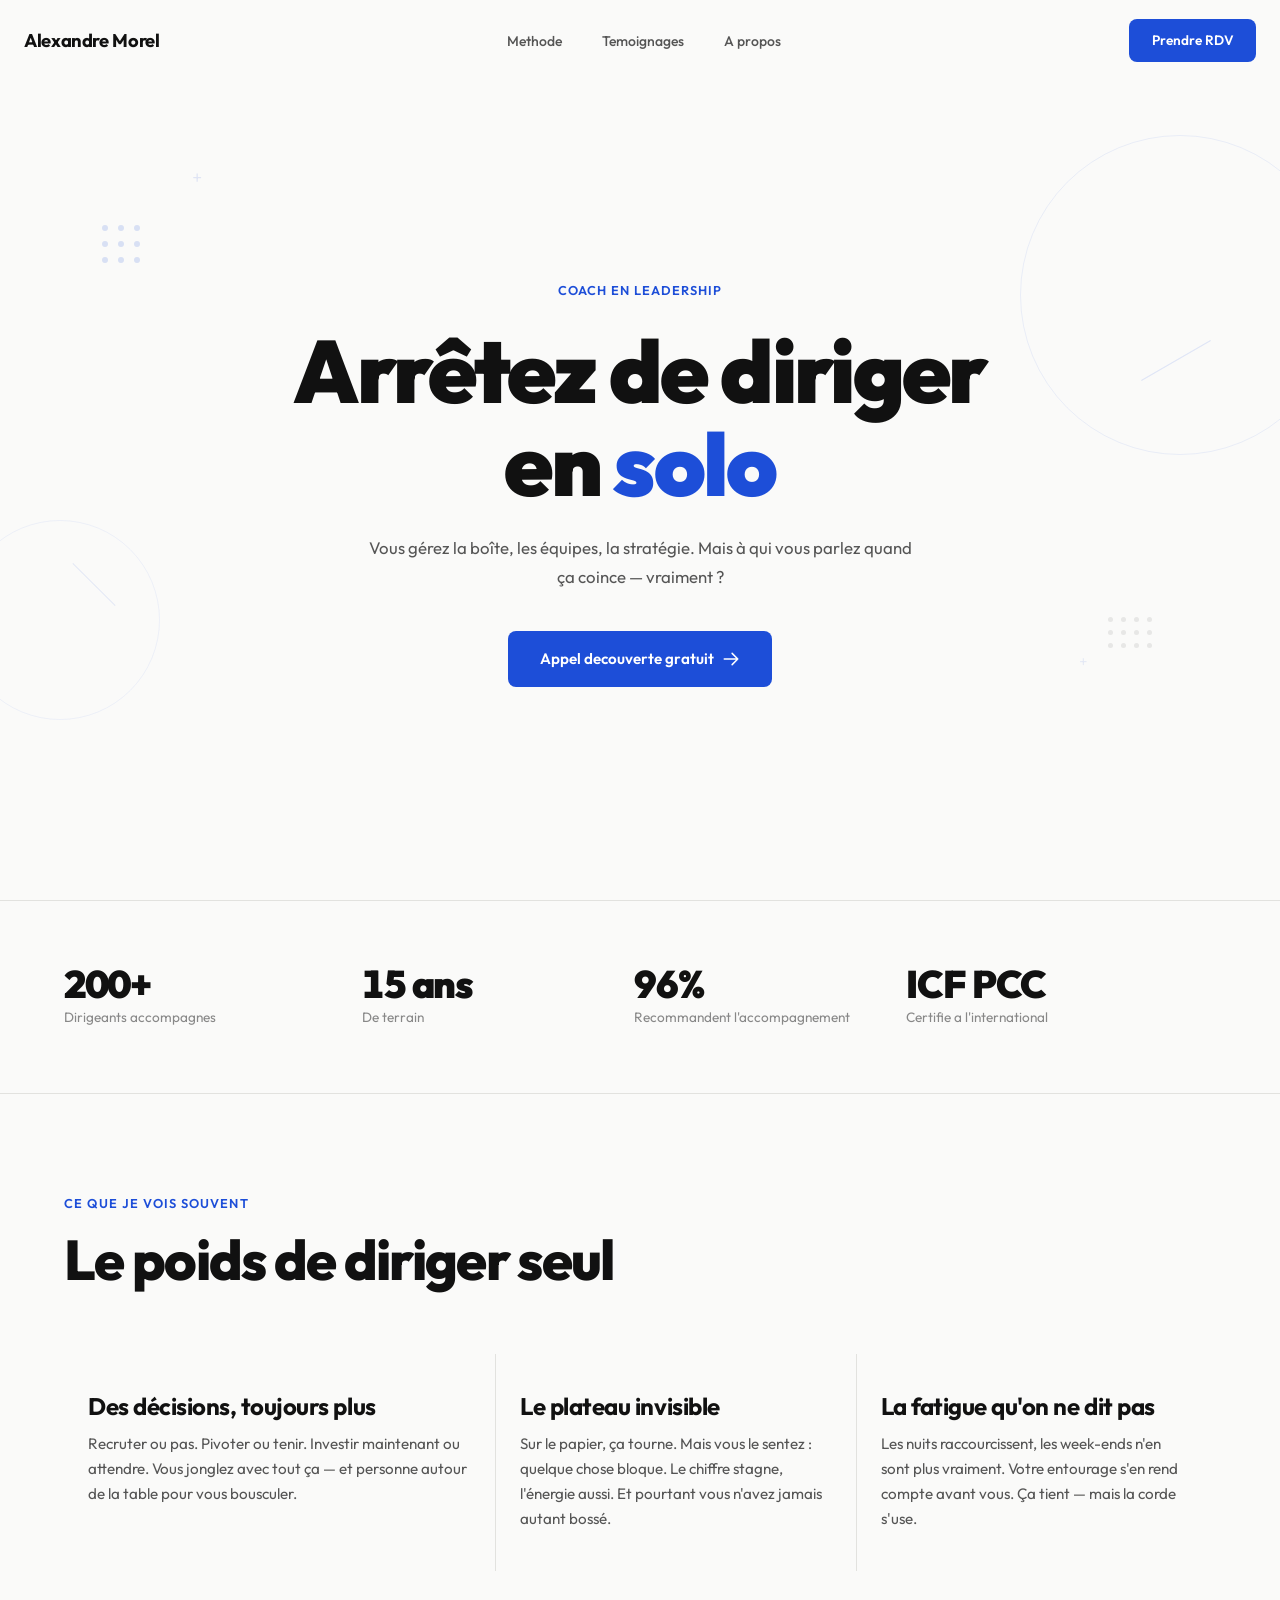
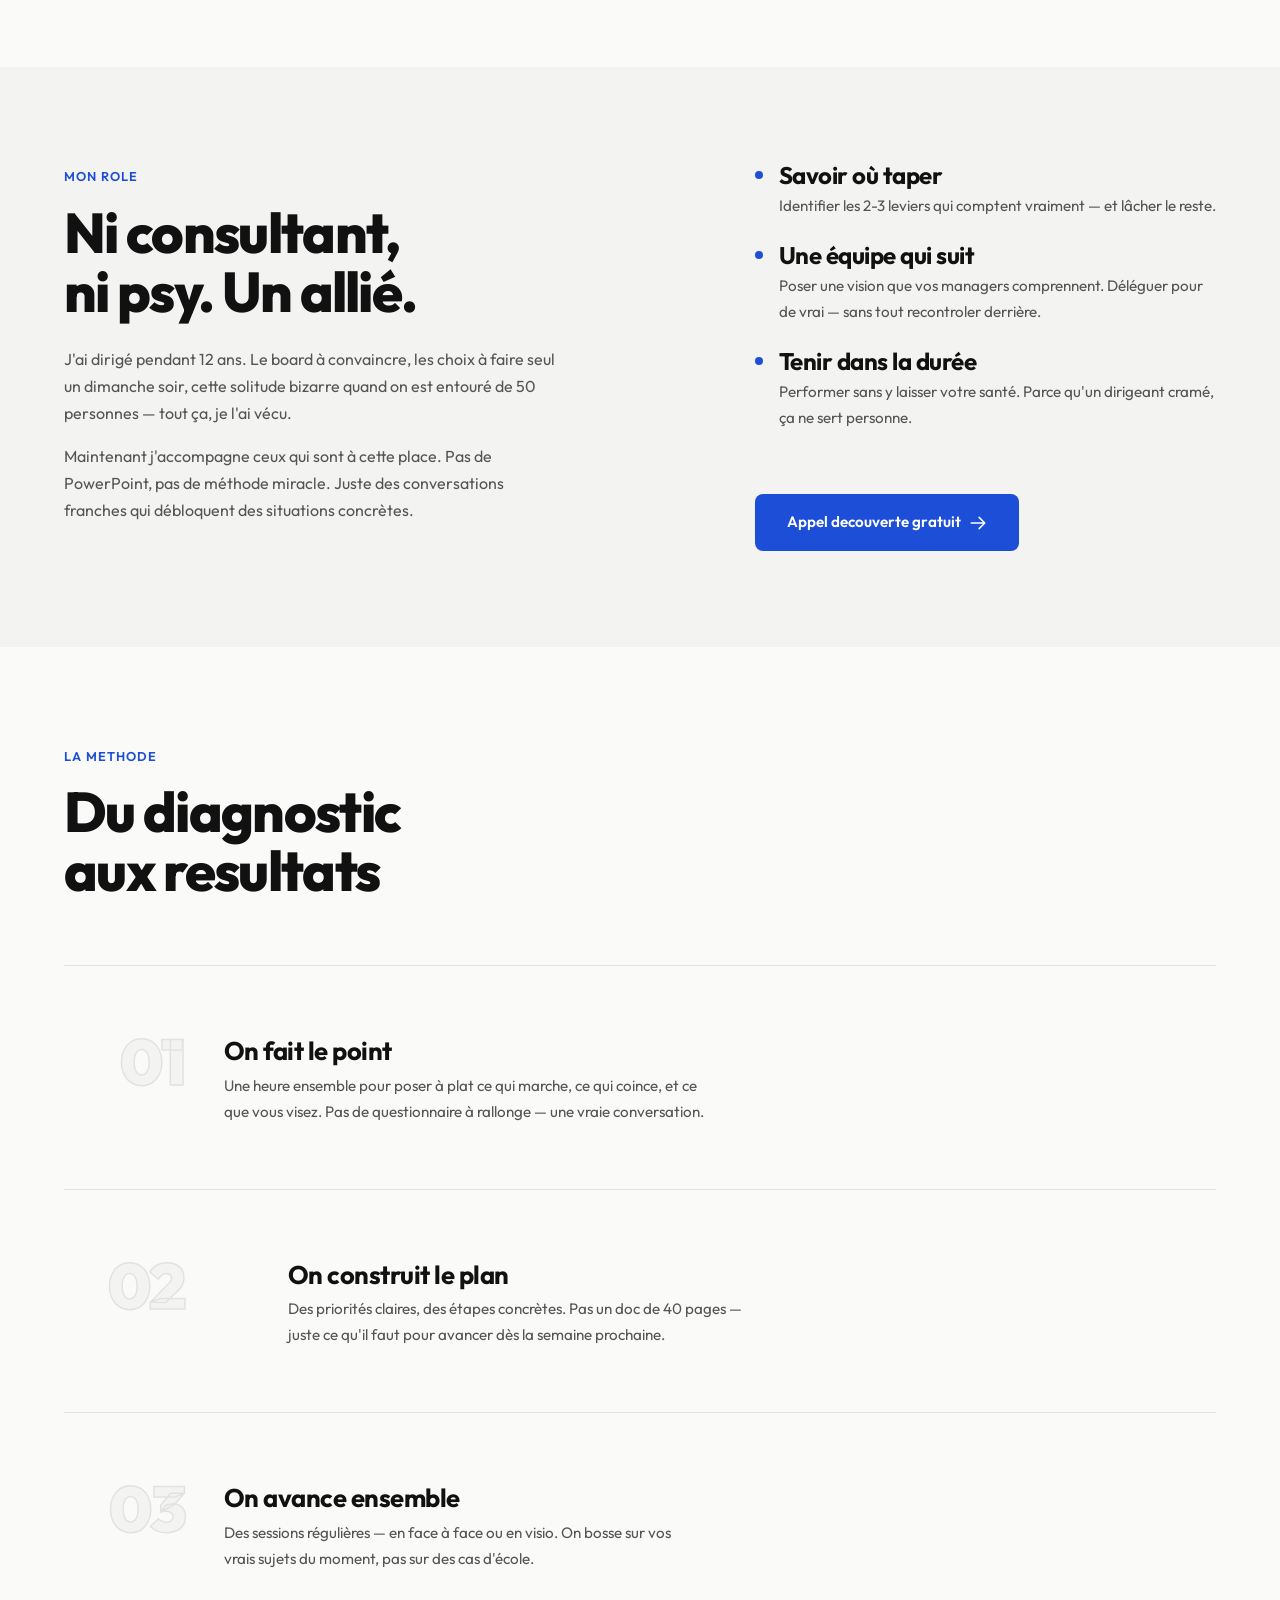
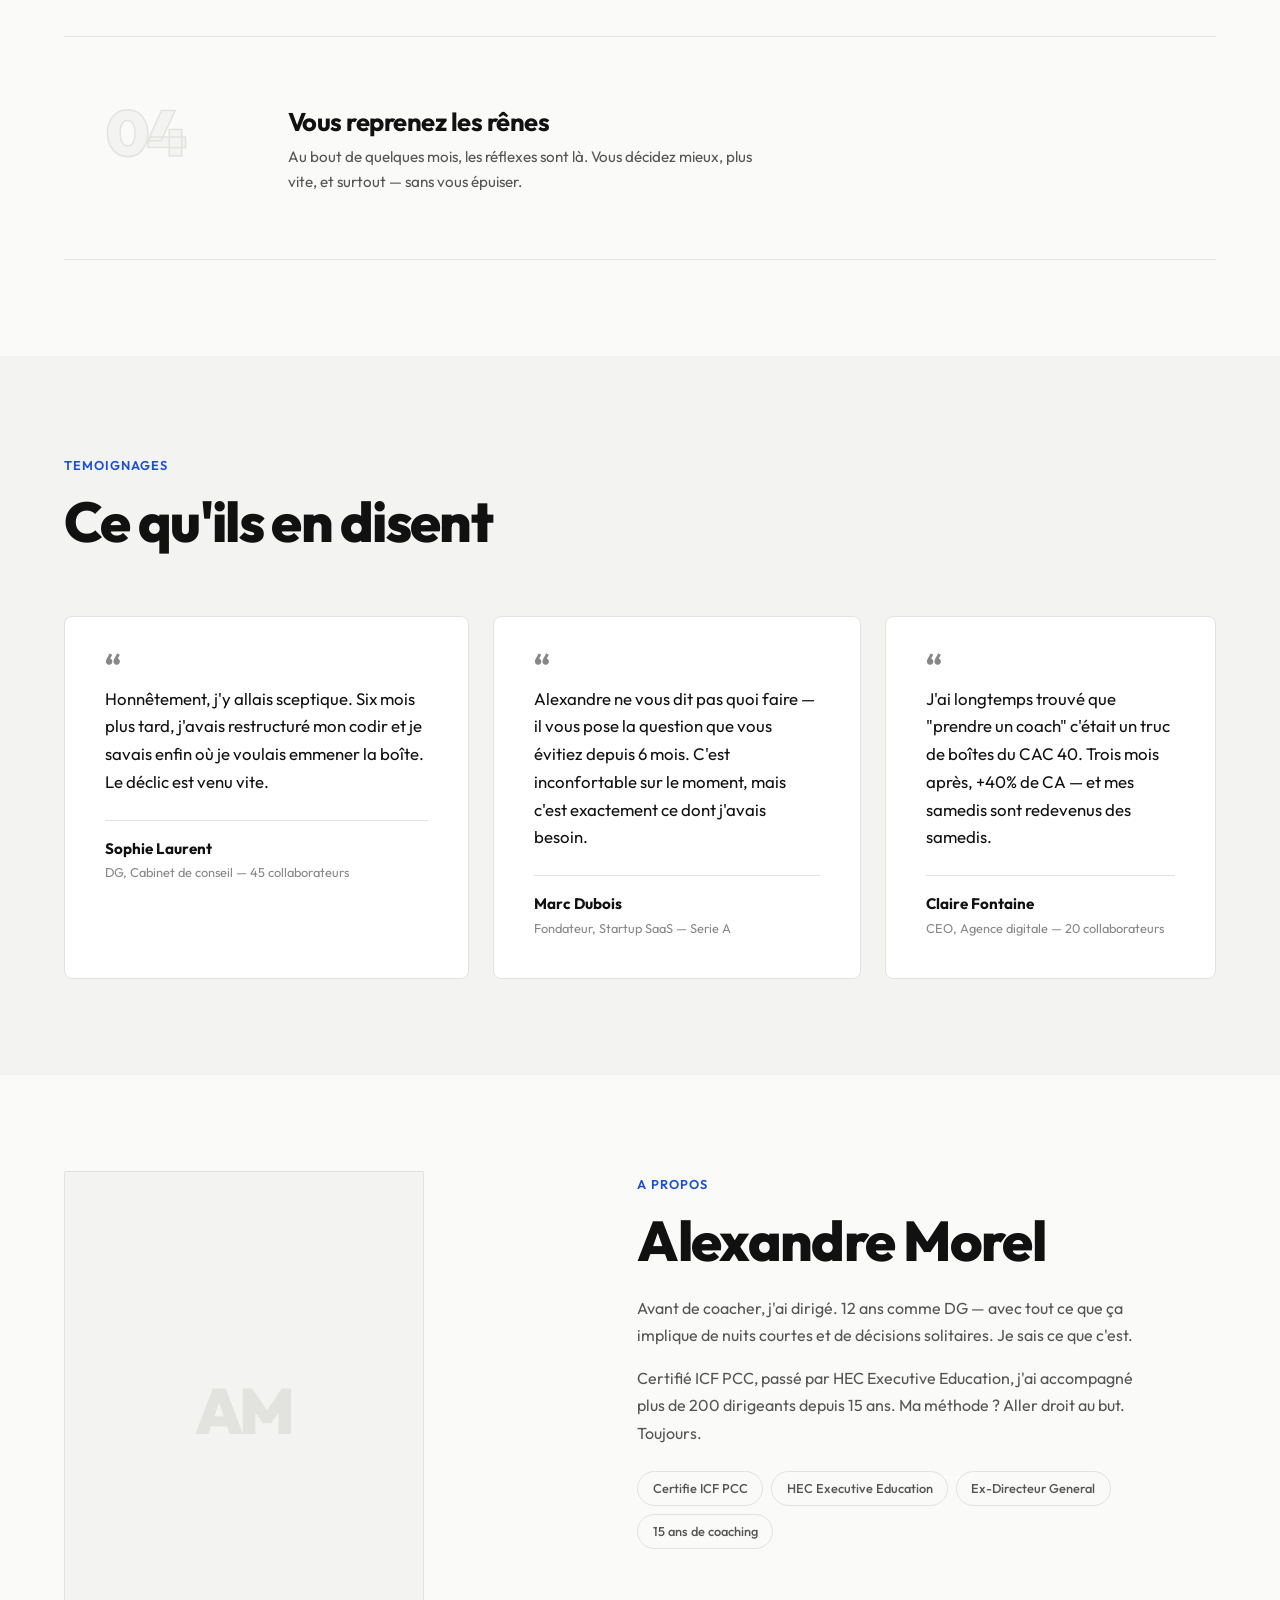
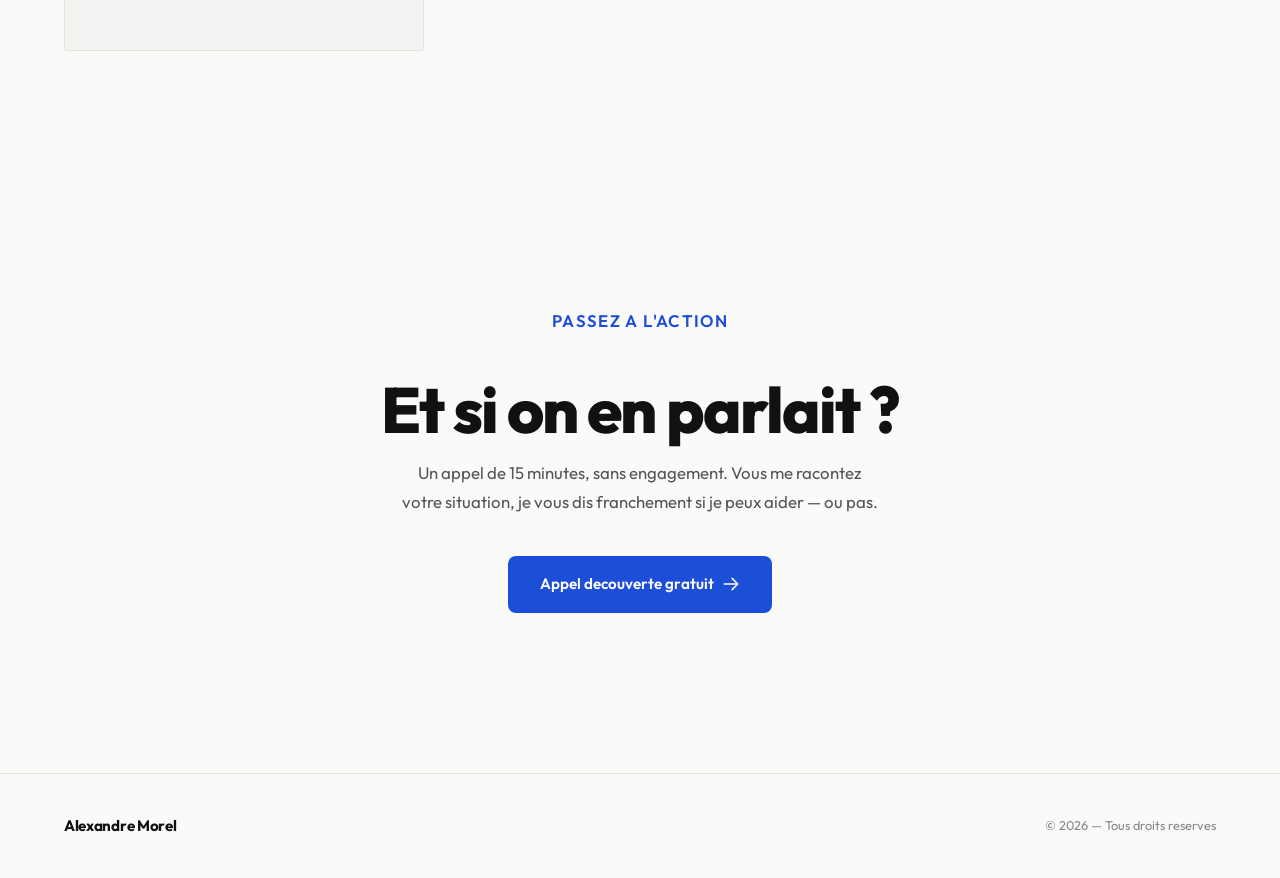
<file: Portfolio-CoachBusiness/index.html>
<!DOCTYPE html>
<html lang="fr">
<head>
    <meta charset="UTF-8">
    <meta name="viewport" content="width=device-width, initial-scale=1.0">
    <meta name="robots" content="index, follow">
    <meta name="description" content="Coach business et leadership pour dirigeants et entrepreneurs. Alexandre Morel : 15 ans d'expérience, certifié ICF. Réservez votre appel découverte gratuit.">
    <meta name="theme-color" content="#FAFAF9">
    <title>Coach Business & Leadership pour Dirigeants | Alexandre Morel</title>
    <link rel="canonical" href="https://alexandremorel.fr/">

    <!-- Open Graph -->
    <meta property="og:type" content="website">
    <meta property="og:locale" content="fr_FR">
    <meta property="og:title" content="Coach Business & Leadership pour Dirigeants | Alexandre Morel">
    <meta property="og:description" content="Accompagnement stratégique pour dirigeants et entrepreneurs. 15 ans d'expérience, certifié ICF PCC. Réservez votre appel découverte gratuit.">
    <meta property="og:url" content="https://alexandremorel.fr/">
    <meta property="og:site_name" content="Alexandre Morel — Coach Leadership">

    <!-- Twitter Card -->
    <meta name="twitter:card" content="summary">
    <meta name="twitter:title" content="Coach Business & Leadership pour Dirigeants | Alexandre Morel">
    <meta name="twitter:description" content="Accompagnement stratégique pour dirigeants et entrepreneurs. 15 ans d'expérience, certifié ICF PCC.">

    <!-- Structured Data -->
    <script type="application/ld+json">
    {
        "@context": "https://schema.org",
        "@type": "ProfessionalService",
        "name": "Alexandre Morel — Coach Leadership",
        "description": "Coach business et leadership pour dirigeants et entrepreneurs. Accompagnement stratégique personnalisé.",
        "url": "https://alexandremorel.fr/",
        "priceRange": "€€€",
        "areaServed": {
            "@type": "Country",
            "name": "France"
        },
        "founder": {
            "@type": "Person",
            "name": "Alexandre Morel",
            "jobTitle": "Coach en leadership et développement professionnel",
            "description": "Ancien Directeur Général, certifié ICF PCC, formé à HEC Executive Education. 15 ans d'expérience en coaching de dirigeants.",
            "knowsAbout": ["Leadership", "Coaching business", "Développement professionnel", "Management", "Stratégie d'entreprise"],
            "hasCredential": [
                {
                    "@type": "EducationalOccupationalCredential",
                    "credentialCategory": "Professional Certification",
                    "name": "ICF PCC (Professional Certified Coach)"
                },
                {
                    "@type": "EducationalOccupationalCredential",
                    "credentialCategory": "Executive Education",
                    "name": "HEC Executive Education"
                }
            ]
        },
        "serviceType": ["Coaching de dirigeants", "Coaching business", "Coaching leadership", "Accompagnement stratégique"],
        "aggregateRating": {
            "@type": "AggregateRating",
            "ratingValue": "4.9",
            "reviewCount": "200",
            "bestRating": "5"
        }
    }
    </script>

    <link rel="preconnect" href="https://fonts.googleapis.com">
    <link rel="preconnect" href="https://fonts.gstatic.com" crossorigin>
    <link href="https://fonts.googleapis.com/css2?family=Outfit:wght@300;400;500;600;700;800;900&display=swap" rel="stylesheet">

    <link rel="stylesheet" href="style.css">
</head>
<body>

    <a href="#main-content" class="skip-link">Aller au contenu principal</a>

    <!-- ========== NAVIGATION ========== -->
    <nav class="nav" role="navigation" aria-label="Navigation principale">
        <div class="nav__inner">
            <a href="#" class="nav__brand" aria-label="Alexandre Morel - Accueil">Alexandre Morel</a>
            <ul class="nav__links">
                <li><a href="#methode">Methode</a></li>
                <li><a href="#temoignages">Temoignages</a></li>
                <li><a href="#a-propos">A propos</a></li>
            </ul>
            <div class="nav__cta">
                <a href="#contact" class="btn btn--primary">Prendre RDV</a>
            </div>
            <button class="nav__menu-btn" aria-label="Ouvrir le menu" aria-expanded="false">
                <span></span>
                <span></span>
                <span></span>
            </button>
        </div>
    </nav>

    <!-- Mobile menu -->
    <div class="nav__mobile" role="dialog" aria-label="Menu mobile">
        <button class="nav__mobile-close" aria-label="Fermer le menu">
            <span></span>
            <span></span>
        </button>
        <a href="#methode">Methode</a>
        <a href="#temoignages">Temoignages</a>
        <a href="#a-propos">A propos</a>
        <a href="#contact" class="btn btn--primary">Prendre RDV</a>
    </div>

    <main id="main-content">

    <!-- ========== HERO ========== -->
    <section class="hero">
        <!-- Éléments décoratifs -->
        <div class="hero__deco hero__deco--circle" aria-hidden="true"></div>
        <div class="hero__deco hero__deco--circle-2" aria-hidden="true"></div>
        <div class="hero__deco hero__deco--dot-cluster" aria-hidden="true">
            <span></span><span></span><span></span>
            <span></span><span></span><span></span>
            <span></span><span></span><span></span>
        </div>
        <div class="hero__deco hero__deco--dot-cluster-2" aria-hidden="true">
            <span></span><span></span><span></span><span></span>
            <span></span><span></span><span></span><span></span>
            <span></span><span></span><span></span><span></span>
        </div>
        <div class="hero__deco hero__deco--line" aria-hidden="true"></div>
        <div class="hero__deco hero__deco--line-2" aria-hidden="true"></div>
        <div class="hero__deco hero__deco--plus" aria-hidden="true">+</div>
        <div class="hero__deco hero__deco--plus-2" aria-hidden="true">+</div>
        <div class="container">
            <div class="hero__content">
                <p class="label hero__label">Coach en leadership</p>
                <h1 class="hero__title">Arrêtez de diriger<br>en <span>solo</span></h1>
                <p class="hero__subtitle">Vous gérez la boîte, les équipes, la stratégie. Mais à qui vous parlez quand ça coince — vraiment ?</p>
                <div class="hero__cta">
                    <a href="#contact" class="btn btn--primary">
                        Appel decouverte gratuit
                        <svg xmlns="http://www.w3.org/2000/svg" fill="none" viewBox="0 0 24 24" stroke-width="2" stroke="currentColor" aria-hidden="true"><path stroke-linecap="round" stroke-linejoin="round" d="M13.5 4.5 21 12m0 0-7.5 7.5M21 12H3"/></svg>
                    </a>
                </div>
            </div>
        </div>
    </section>

    <!-- ========== SOCIAL PROOF ========== -->
    <section class="proof" aria-label="Chiffres cles">
        <div class="container">
            <div class="proof__grid">
                <div class="proof__item reveal">
                    <span class="proof__number">200+</span>
                    <span class="proof__text">Dirigeants accompagnes</span>
                </div>
                <div class="proof__item reveal reveal-delay-1">
                    <span class="proof__number">15&nbsp;ans</span>
                    <span class="proof__text">De terrain</span>
                </div>
                <div class="proof__item reveal reveal-delay-2">
                    <span class="proof__number">96%</span>
                    <span class="proof__text">Recommandent l'accompagnement</span>
                </div>
                <div class="proof__item reveal reveal-delay-3">
                    <span class="proof__number" translate="no">ICF PCC</span>
                    <span class="proof__text">Certifie a l'international</span>
                </div>
            </div>
        </div>
    </section>

    <!-- ========== PROBLEM ========== -->
    <section class="problem" id="probleme">
        <div class="container">
            <div class="problem__header reveal">
                <p class="label">Ce que je vois souvent</p>
                <h2>Le poids de diriger seul</h2>
            </div>
            <div class="problem__grid">
                <div class="problem__card reveal">
                    <h3>Des décisions, toujours plus</h3>
                    <p>Recruter ou pas. Pivoter ou tenir. Investir maintenant ou attendre. Vous jonglez avec tout ça — et personne autour de la table pour vous bousculer.</p>
                </div>
                <div class="problem__card reveal reveal-delay-1">
                    <h3>Le plateau invisible</h3>
                    <p>Sur le papier, ça tourne. Mais vous le sentez : quelque chose bloque. Le chiffre stagne, l'énergie aussi. Et pourtant vous n'avez jamais autant bossé.</p>
                </div>
                <div class="problem__card reveal reveal-delay-2">
                    <h3>La fatigue qu'on ne dit pas</h3>
                    <p>Les nuits raccourcissent, les week-ends n'en sont plus vraiment. Votre entourage s'en rend compte avant vous. Ça tient — mais la corde s'use.</p>
                </div>
            </div>
        </div>
    </section>

    <!-- ========== SOLUTION ========== -->
    <section class="solution">
        <div class="container">
            <div class="solution__layout">
                <div class="solution__left reveal">
                    <p class="label">Mon role</p>
                    <h2>Ni consultant, ni psy. Un allié.</h2>
                    <p>J'ai dirigé pendant 12 ans. Le board à convaincre, les choix à faire seul un dimanche soir, cette solitude bizarre quand on est entouré de 50 personnes — tout ça, je l'ai vécu.</p>
                    <p>Maintenant j'accompagne ceux qui sont à cette place. Pas de PowerPoint, pas de méthode miracle. Juste des conversations franches qui débloquent des situations concrètes.</p>
                </div>
                <div class="solution__right reveal reveal-delay-1">
                    <div class="solution__point">
                        <div class="solution__point-marker" aria-hidden="true"></div>
                        <div class="solution__point-content">
                            <h3>Savoir où taper</h3>
                            <p>Identifier les 2-3 leviers qui comptent vraiment — et lâcher le reste.</p>
                        </div>
                    </div>
                    <div class="solution__point">
                        <div class="solution__point-marker" aria-hidden="true"></div>
                        <div class="solution__point-content">
                            <h3>Une équipe qui suit</h3>
                            <p>Poser une vision que vos managers comprennent. Déléguer pour de vrai — sans tout recontroler derrière.</p>
                        </div>
                    </div>
                    <div class="solution__point">
                        <div class="solution__point-marker" aria-hidden="true"></div>
                        <div class="solution__point-content">
                            <h3>Tenir dans la durée</h3>
                            <p>Performer sans y laisser votre santé. Parce qu'un dirigeant cramé, ça ne sert personne.</p>
                        </div>
                    </div>
                    <div style="margin-top: var(--space-l);">
                        <a href="#contact" class="btn btn--primary">
                            Appel decouverte gratuit
                            <svg xmlns="http://www.w3.org/2000/svg" fill="none" viewBox="0 0 24 24" stroke-width="2" stroke="currentColor" aria-hidden="true"><path stroke-linecap="round" stroke-linejoin="round" d="M13.5 4.5 21 12m0 0-7.5 7.5M21 12H3"/></svg>
                        </a>
                    </div>
                </div>
            </div>
        </div>
    </section>

    <!-- ========== METHOD ========== -->
    <section class="method" id="methode">
        <div class="container">
            <div class="method__header reveal">
                <p class="label">La methode</p>
                <h2>Du diagnostic aux resultats</h2>
            </div>
            <div class="method__steps">
                <div class="method__step reveal">
                    <span class="method__step-num">01</span>
                    <div class="method__step-content">
                        <h3>On fait le point</h3>
                        <p>Une heure ensemble pour poser à plat ce qui marche, ce qui coince, et ce que vous visez. Pas de questionnaire à rallonge — une vraie conversation.</p>
                    </div>
                </div>
                <div class="method__step reveal reveal-delay-1">
                    <span class="method__step-num">02</span>
                    <div class="method__step-content">
                        <h3>On construit le plan</h3>
                        <p>Des priorités claires, des étapes concrètes. Pas un doc de 40 pages — juste ce qu'il faut pour avancer dès la semaine prochaine.</p>
                    </div>
                </div>
                <div class="method__step reveal reveal-delay-2">
                    <span class="method__step-num">03</span>
                    <div class="method__step-content">
                        <h3>On avance ensemble</h3>
                        <p>Des sessions régulières — en face à face ou en visio. On bosse sur vos vrais sujets du moment, pas sur des cas d'école.</p>
                    </div>
                </div>
                <div class="method__step reveal reveal-delay-3">
                    <span class="method__step-num">04</span>
                    <div class="method__step-content">
                        <h3>Vous reprenez les rênes</h3>
                        <p>Au bout de quelques mois, les réflexes sont là. Vous décidez mieux, plus vite, et surtout — sans vous épuiser.</p>
                    </div>
                </div>
            </div>
        </div>
    </section>

    <!-- ========== TESTIMONIALS ========== -->
    <section class="temoignages" id="temoignages">
        <div class="container">
            <div class="temoignages__header reveal">
                <p class="label">Temoignages</p>
                <h2>Ce qu'ils en disent</h2>
            </div>
            <div class="temoignages__grid">
                <div class="temoignage-card reveal">
                    <blockquote>Honnêtement, j'y allais sceptique. Six mois plus tard, j'avais restructuré mon codir et je savais enfin où je voulais emmener la boîte. Le déclic est venu vite.</blockquote>
                    <div class="temoignage-card__author">
                        <span class="temoignage-card__name">Sophie Laurent</span>
                        <span class="temoignage-card__role">DG, Cabinet de conseil — 45 collaborateurs</span>
                    </div>
                </div>
                <div class="temoignage-card reveal reveal-delay-1">
                    <blockquote>Alexandre ne vous dit pas quoi faire — il vous pose la question que vous évitiez depuis 6 mois. C'est inconfortable sur le moment, mais c'est exactement ce dont j'avais besoin.</blockquote>
                    <div class="temoignage-card__author">
                        <span class="temoignage-card__name">Marc Dubois</span>
                        <span class="temoignage-card__role">Fondateur, Startup SaaS — Serie A</span>
                    </div>
                </div>
                <div class="temoignage-card reveal reveal-delay-2">
                    <blockquote>J'ai longtemps trouvé que "prendre un coach" c'était un truc de boîtes du CAC 40. Trois mois après, +40% de CA — et mes samedis sont redevenus des samedis.</blockquote>
                    <div class="temoignage-card__author">
                        <span class="temoignage-card__name">Claire Fontaine</span>
                        <span class="temoignage-card__role">CEO, Agence digitale — 20 collaborateurs</span>
                    </div>
                </div>
            </div>
        </div>
    </section>

    <!-- ========== ABOUT ========== -->
    <section class="about" id="a-propos">
        <div class="container">
            <div class="about__layout">
                <div class="about__photo reveal" aria-label="Portrait d'Alexandre Morel">
                    <span class="about__photo-initials">AM</span>
                </div>
                <div class="about__text reveal reveal-delay-1">
                    <p class="label">A propos</p>
                    <h2>Alexandre Morel</h2>
                    <p>Avant de coacher, j'ai dirigé. 12 ans comme DG — avec tout ce que ça implique de nuits courtes et de décisions solitaires. Je sais ce que c'est.</p>
                    <p>Certifié ICF PCC, passé par HEC Executive Education, j'ai accompagné plus de 200 dirigeants depuis 15 ans. Ma méthode ? Aller droit au but. Toujours.</p>
                    <div class="about__credentials">
                        <span class="about__tag">Certifie ICF PCC</span>
                        <span class="about__tag">HEC Executive Education</span>
                        <span class="about__tag">Ex-Directeur General</span>
                        <span class="about__tag">15 ans de coaching</span>
                    </div>
                </div>
            </div>
        </div>
    </section>

    <!-- ========== FINAL CTA ========== -->
    <section class="cta-final" id="contact">
        <div class="container">
            <div class="reveal">
                <p class="label">Passez a l'action</p>
                <h2>Et si on en parlait ?</h2>
                <p>Un appel de 15 minutes, sans engagement. Vous me racontez votre situation, je vous dis franchement si je peux aider — ou pas.</p>
                <a href="#" class="btn btn--primary">
                    Appel decouverte gratuit
                    <svg xmlns="http://www.w3.org/2000/svg" fill="none" viewBox="0 0 24 24" stroke-width="2" stroke="currentColor" aria-hidden="true"><path stroke-linecap="round" stroke-linejoin="round" d="M13.5 4.5 21 12m0 0-7.5 7.5M21 12H3"/></svg>
                </a>
            </div>
        </div>
    </section>

    </main>

    <!-- ========== STICKY MOBILE CTA ========== -->
    <div class="sticky-cta" aria-hidden="true">
        <a href="#contact" class="btn btn--primary">Appel decouverte gratuit</a>
    </div>

    <!-- ========== FOOTER ========== -->
    <footer class="footer">
        <div class="container">
            <div class="footer__inner">
                <span class="footer__brand">Alexandre Morel</span>
                <span class="footer__copy">&copy; 2026 — Tous droits reserves</span>
            </div>
        </div>
    </footer>

    <script src="script.js"></script>

</body>
</html>
</file>
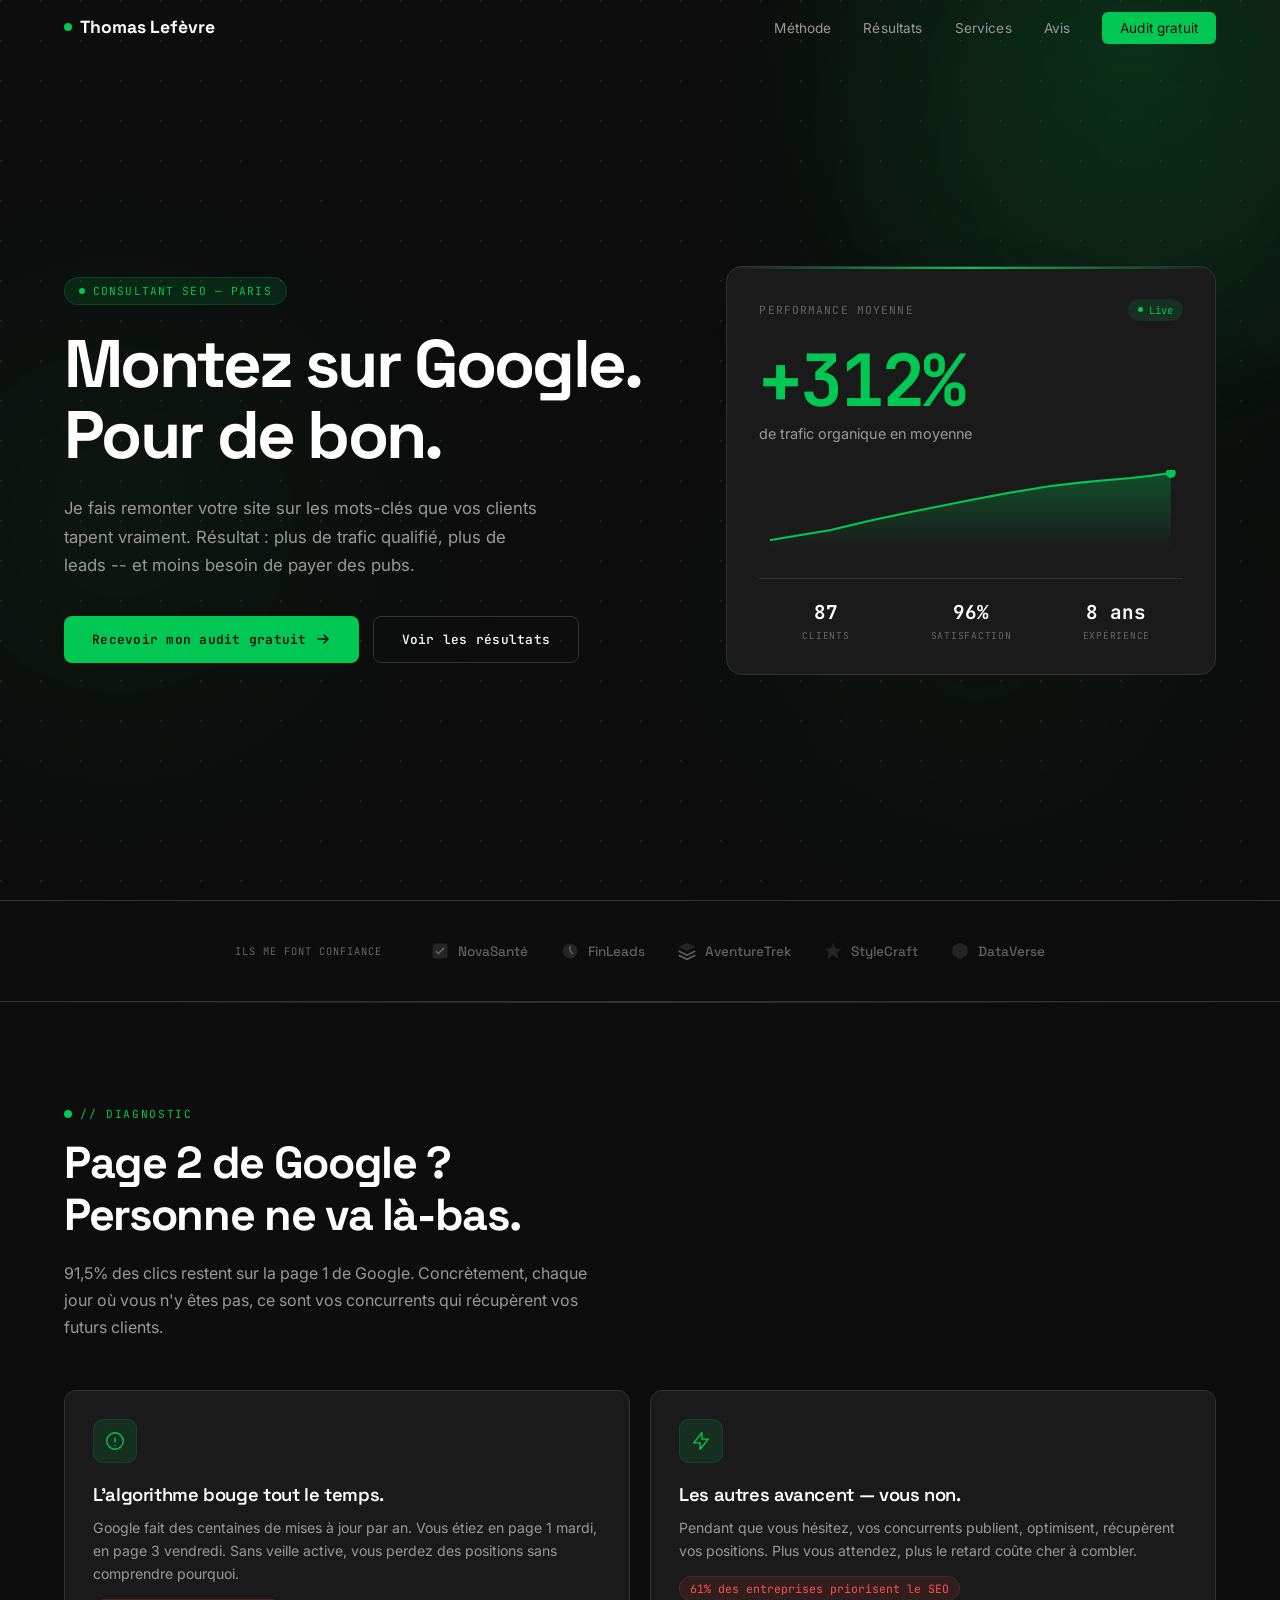
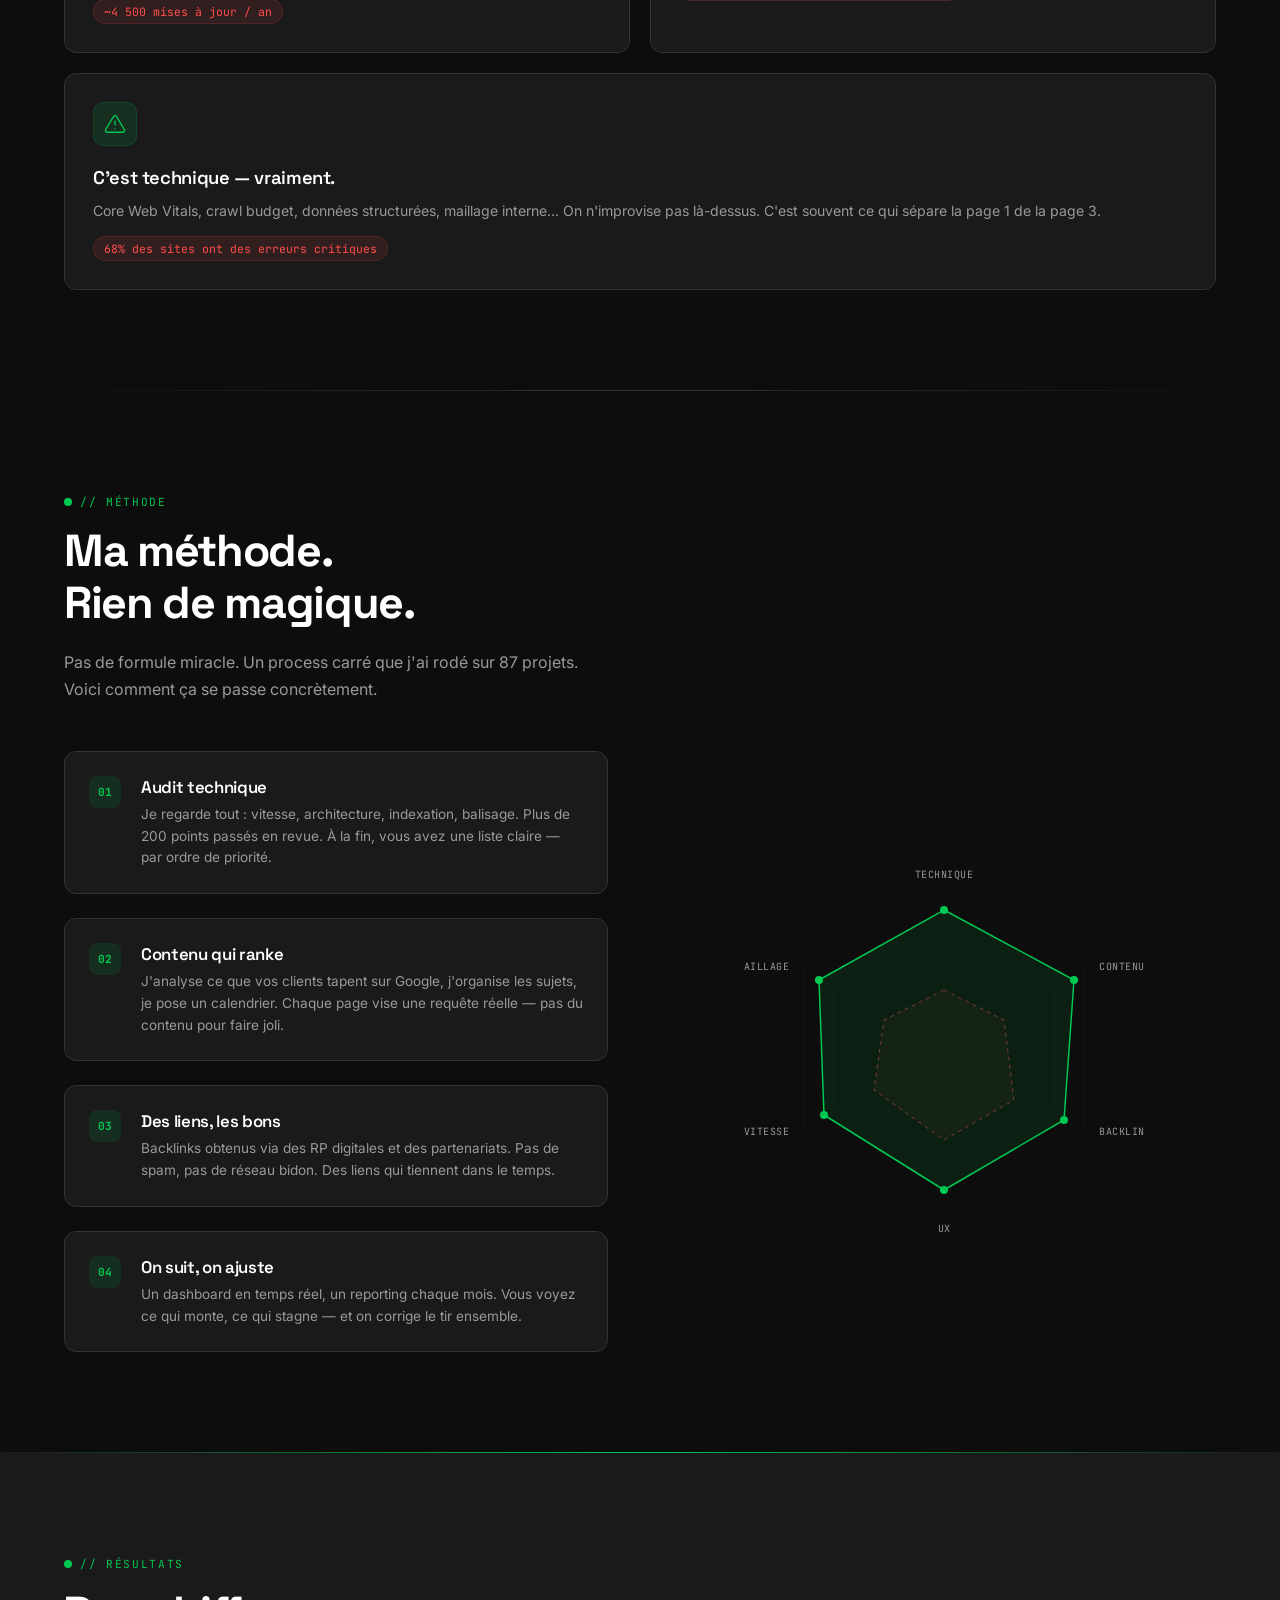
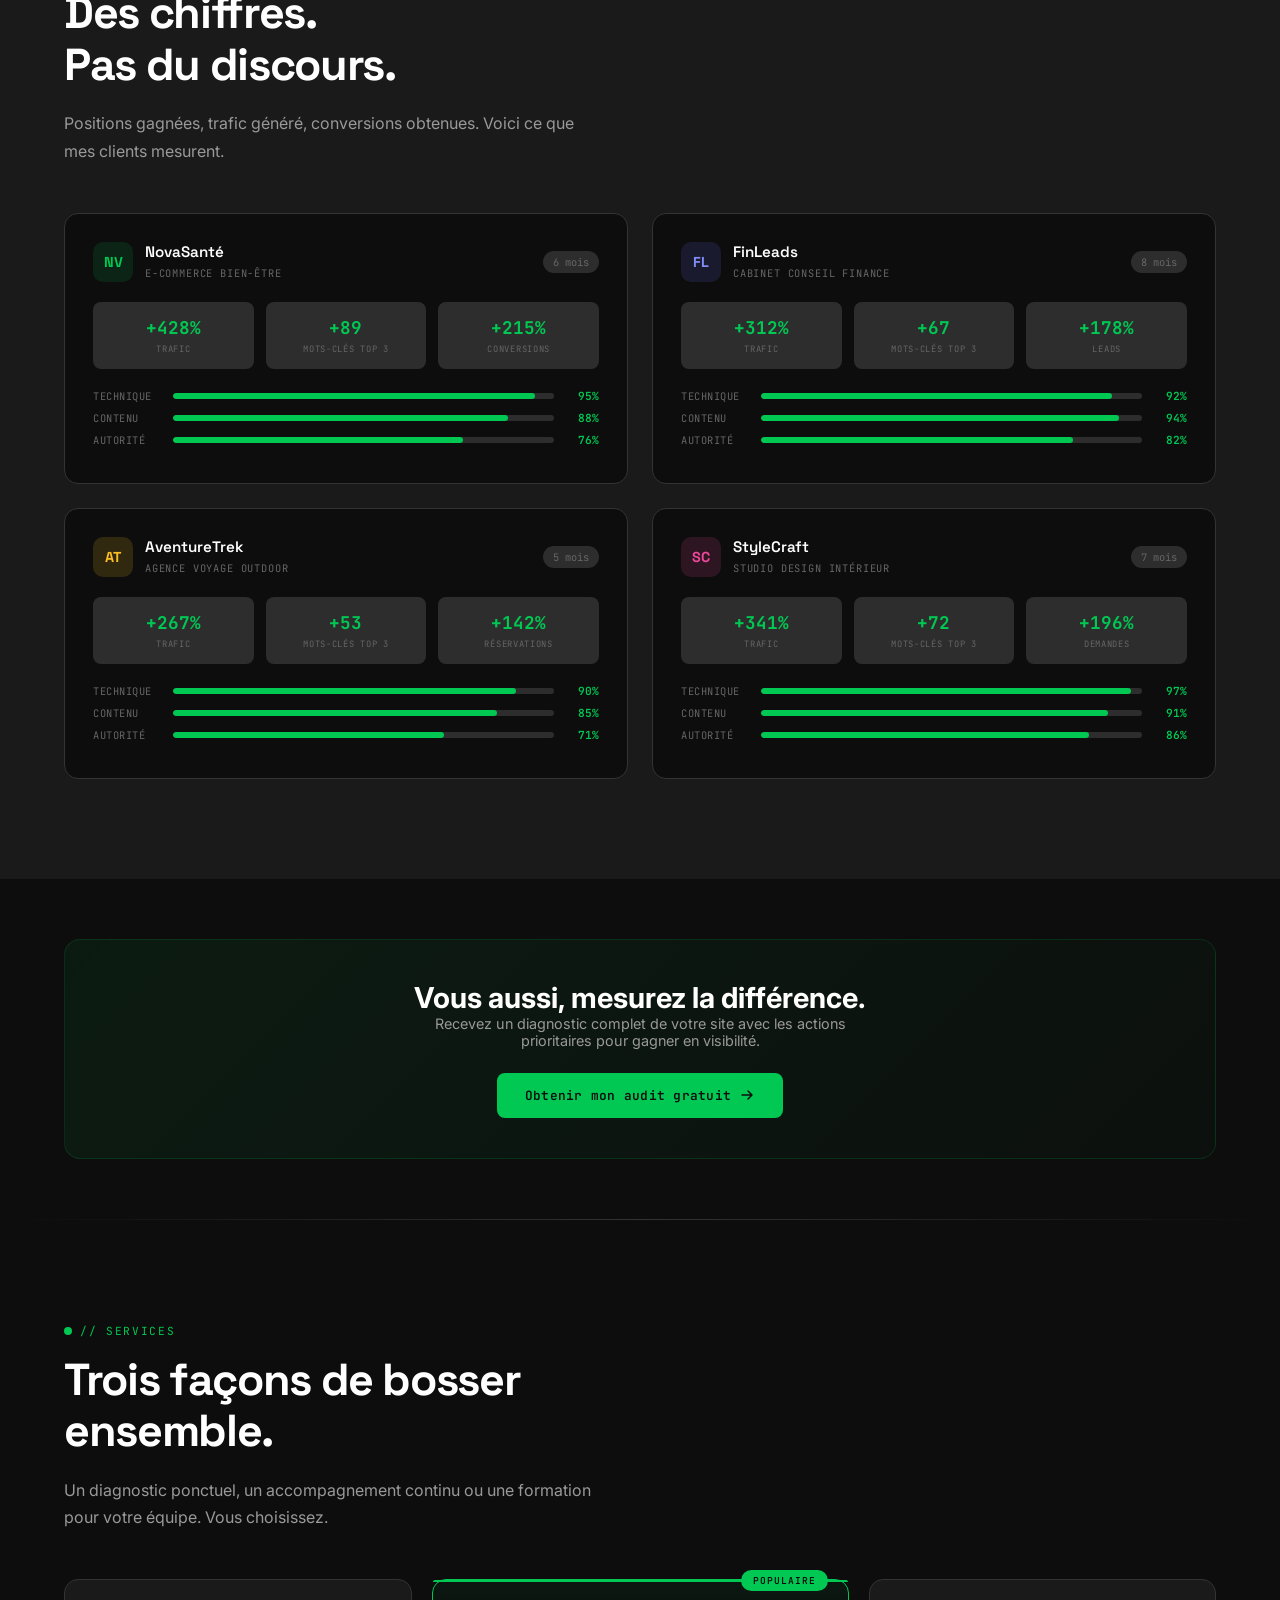
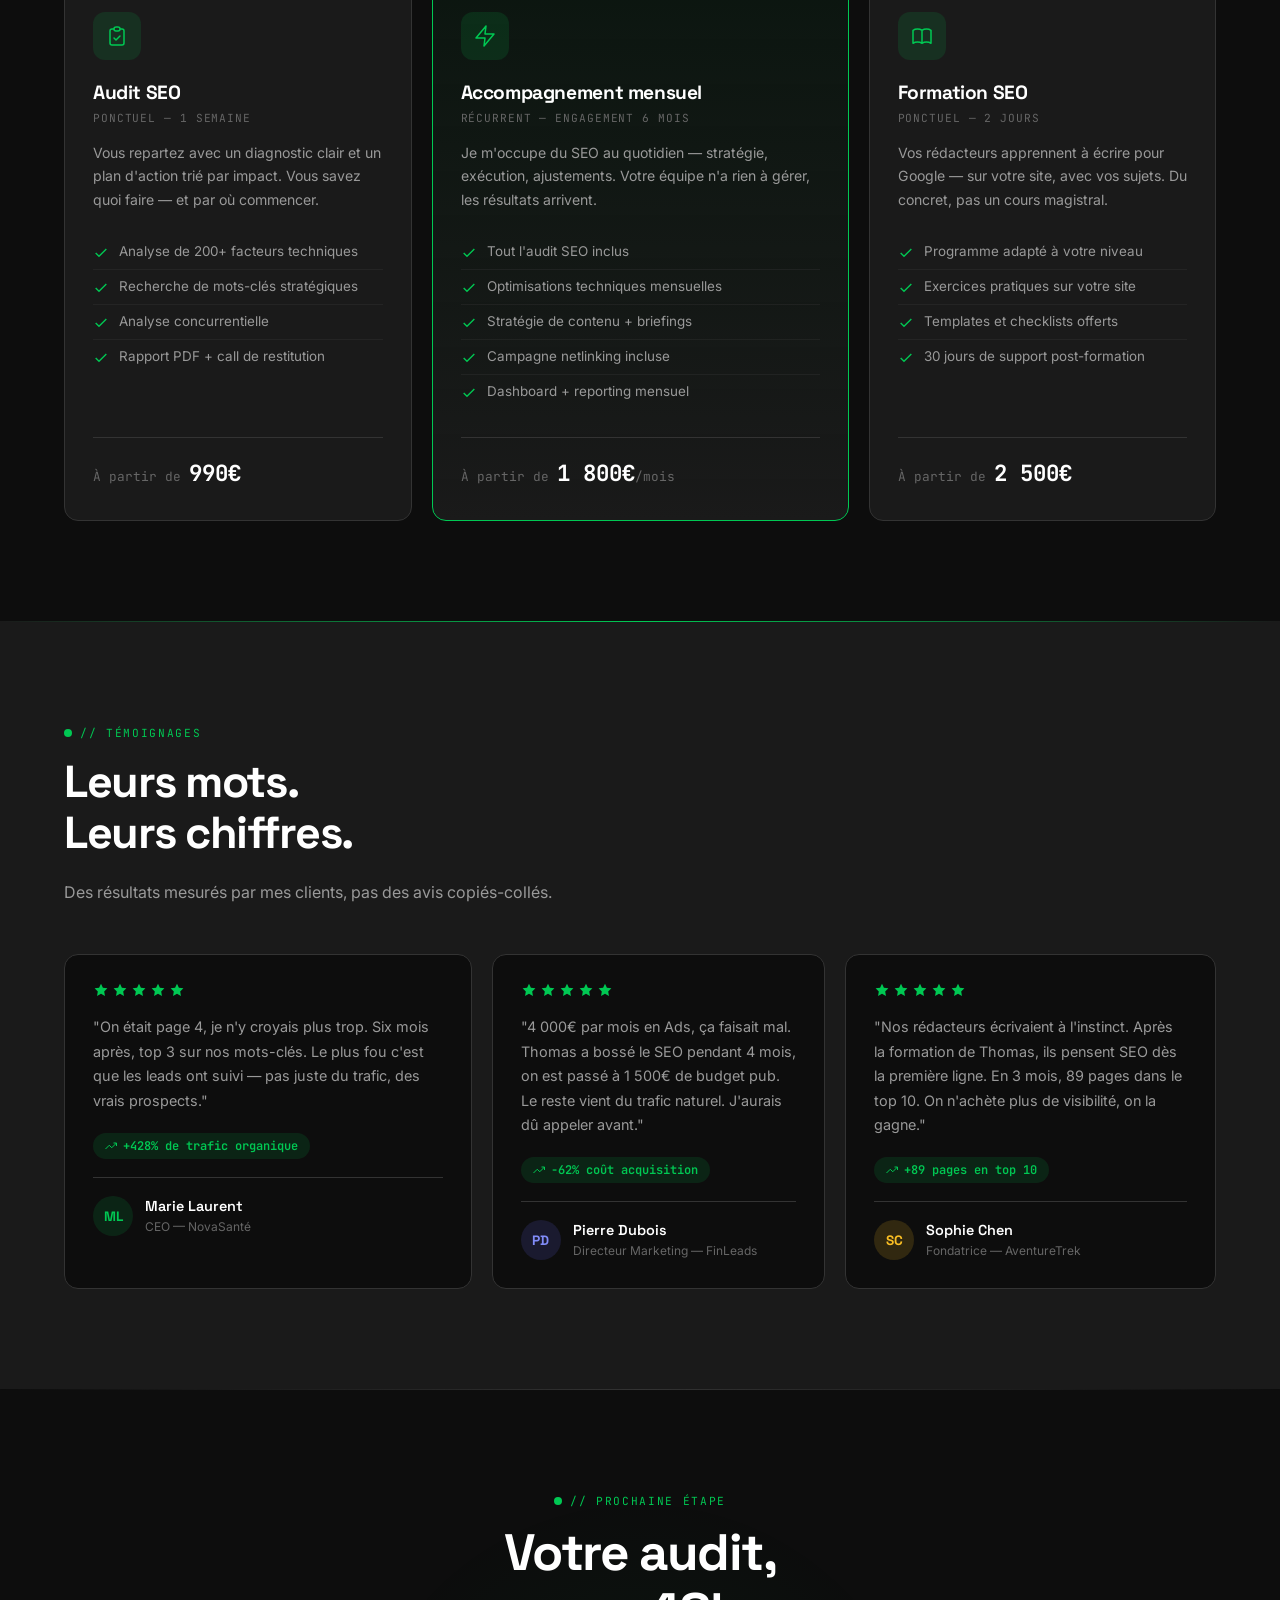
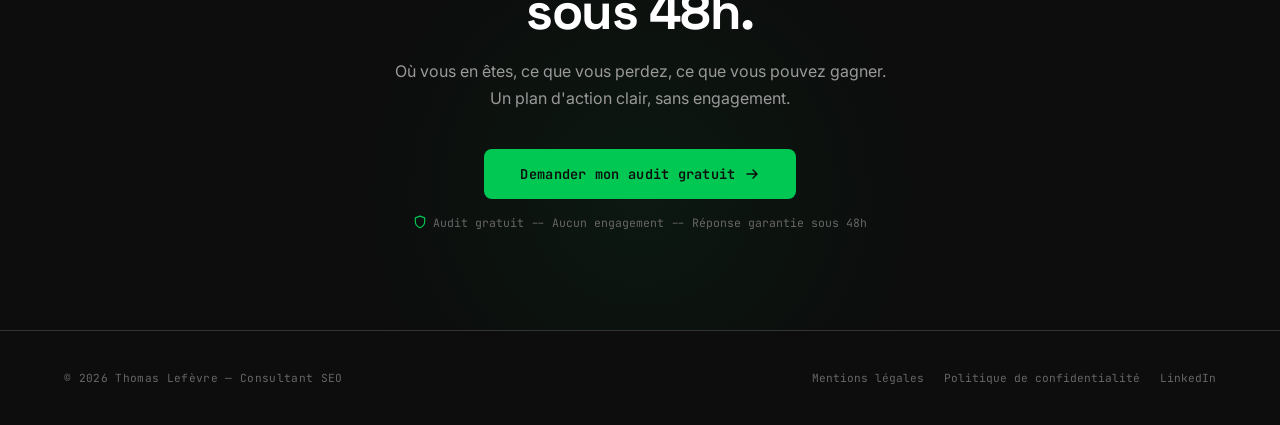
<file: Portfolio-ConsultantSEO/index.html>
<!DOCTYPE html>
<html lang="fr">
<head>
    <meta charset="UTF-8">
    <meta name="viewport" content="width=device-width, initial-scale=1.0">
    <meta name="theme-color" content="#0D0D0D">
    <title>Thomas Lefèvre — Consultant SEO à Paris | +312% de trafic organique en moyenne</title>
    <meta name="description" content="Consultant SEO basé à Paris. J'aide les boîtes à remonter sur Google -- SEO technique, contenu qui performe, liens propres. +312% de trafic organique en moyenne, 87 projets livrés.">
    <meta name="robots" content="index, follow">
    <link rel="canonical" href="https://thomas-lefevre-seo.fr/">

    <!-- Open Graph -->
    <meta property="og:type" content="website">
    <meta property="og:title" content="Thomas Lefèvre — Consultant SEO | +312% de trafic organique en moyenne">
    <meta property="og:description" content="J'aide les entreprises à grimper sur Google. SEO technique, contenu qui ranke, liens propres. +312% de trafic organique en moyenne sur 87 projets.">
    <meta property="og:url" content="https://thomas-lefevre-seo.fr/">
    <meta property="og:locale" content="fr_FR">
    <meta property="og:site_name" content="Thomas Lefèvre — Consultant SEO">

    <!-- Twitter Card -->
    <meta name="twitter:card" content="summary_large_image">
    <meta name="twitter:title" content="Thomas Lefèvre — Consultant SEO">
    <meta name="twitter:description" content="SEO technique, contenu qui ranke, liens solides. +312% de trafic organique en moyenne sur 87 projets.">

    <!-- Structured Data -->
    <script type="application/ld+json">
    {
        "@context": "https://schema.org",
        "@type": "ProfessionalService",
        "name": "Thomas Lefèvre — Consultant SEO",
        "description": "Consultant SEO à Paris. J'aide les entreprises à se positionner durablement sur Google -- audit technique, stratégie de contenu et netlinking propre.",
        "url": "https://thomas-lefevre-seo.fr/",
        "telephone": "+33-1-00-00-00-00",
        "address": {
            "@type": "PostalAddress",
            "addressLocality": "Paris",
            "addressCountry": "FR"
        },
        "founder": {
            "@type": "Person",
            "name": "Thomas Lefèvre",
            "jobTitle": "Consultant SEO"
        },
        "areaServed": {
            "@type": "Country",
            "name": "France"
        },
        "serviceType": ["Audit SEO", "Accompagnement SEO mensuel", "Formation SEO"],
        "aggregateRating": {
            "@type": "AggregateRating",
            "ratingValue": "5",
            "reviewCount": "87"
        }
    }
    </script>

    <link rel="preconnect" href="https://fonts.googleapis.com">
    <link rel="preconnect" href="https://fonts.gstatic.com" crossorigin>
    <link href="https://fonts.googleapis.com/css2?family=Space+Grotesk:wght@400;500;600;700&family=JetBrains+Mono:wght@400;500;600;700&family=Inter:wght@300;400;500;600&display=swap" rel="stylesheet">
    <link rel="stylesheet" href="style.css">
</head>
<body>

    <!-- Lueurs ambiantes -->
    <div class="glow glow-1" aria-hidden="true"></div>
    <div class="glow glow-2" aria-hidden="true"></div>
    <div class="glow glow-3" aria-hidden="true"></div>

    <!-- Grid background SVG -->
    <svg class="grid-bg" xmlns="http://www.w3.org/2000/svg" aria-hidden="true">
        <defs>
            <pattern id="grid-dots" x="0" y="0" width="40" height="40" patternUnits="userSpaceOnUse">
                <circle cx="1" cy="1" r="1" fill="#444"/>
            </pattern>
        </defs>
        <rect width="100%" height="100%" fill="url(#grid-dots)"/>
    </svg>

    <!-- Navigation -->
    <nav id="nav" aria-label="Navigation principale">
        <div class="container">
            <a href="#" class="nav-logo">
                <span class="logo-dot"></span>
                Thomas Lefèvre
            </a>
            <ul class="nav-links">
                <li><a href="#methode">Méthode</a></li>
                <li><a href="#resultats">Résultats</a></li>
                <li><a href="#services">Services</a></li>
                <li><a href="#temoignages">Avis</a></li>
                <li><a href="#audit" class="nav-cta">Audit gratuit</a></li>
            </ul>
            <button class="mobile-menu-btn" onclick="toggleMobileNav()" aria-label="Ouvrir le menu">
                <span></span><span></span><span></span>
            </button>
        </div>
    </nav>

    <!-- Mobile Nav -->
    <div class="mobile-nav" id="mobileNav" role="dialog" aria-label="Menu de navigation">
        <button class="mobile-nav-close" onclick="toggleMobileNav()" aria-label="Fermer le menu">&times;</button>
        <a href="#methode" onclick="toggleMobileNav()">Méthode</a>
        <a href="#resultats" onclick="toggleMobileNav()">Résultats</a>
        <a href="#services" onclick="toggleMobileNav()">Services</a>
        <a href="#temoignages" onclick="toggleMobileNav()">Avis</a>
        <a href="#audit" onclick="toggleMobileNav()" style="color: var(--green);">Audit gratuit</a>
    </div>

    <main>
    <!-- ==================== HERO ==================== -->
    <section class="hero" id="hero" aria-label="Présentation de Thomas Lefèvre, consultant SEO">
        <div class="container hero-content">
            <div class="hero-grid">
                <div>
                    <div class="hero-badge">
                        <span class="badge-dot"></span>
                        Consultant SEO — Paris
                    </div>
                    <h1>Montez sur Google.<br>Pour de bon.</h1>
                    <p class="hero-text">
                        Je fais remonter votre site sur les mots-clés que vos clients tapent vraiment.
                        Résultat : plus de trafic qualifié, plus de leads -- et moins besoin de payer des pubs.
                    </p>
                    <div class="hero-ctas">
                        <a href="#audit" class="btn-primary">
                            Recevoir mon audit gratuit
                            <svg width="16" height="16" viewBox="0 0 16 16" fill="none"><path d="M3 8h10M9 4l4 4-4 4" stroke="currentColor" stroke-width="1.5" stroke-linecap="round" stroke-linejoin="round"/></svg>
                        </a>
                        <a href="#resultats" class="btn-secondary">Voir les résultats</a>
                    </div>
                </div>
                <div class="hero-metric-card">
                    <div class="metric-header">
                        <span class="metric-header-label">Performance moyenne</span>
                        <span class="metric-live-badge">Live</span>
                    </div>
                    <div class="hero-big-number" data-count="312">+0%</div>
                    <div class="hero-big-label">de trafic organique en moyenne</div>
                    <svg class="mini-chart" viewBox="0 0 400 80" fill="none" xmlns="http://www.w3.org/2000/svg">
                        <defs>
                            <linearGradient id="chartGrad" x1="0" y1="0" x2="0" y2="1">
                                <stop offset="0%" stop-color="#00C853" stop-opacity="0.3"/>
                                <stop offset="100%" stop-color="#00C853" stop-opacity="0"/>
                            </linearGradient>
                        </defs>
                        <path d="M0 70 Q30 65 60 60 Q100 50 140 42 Q180 34 200 30 Q240 22 280 16 Q320 11 360 8 Q380 6 400 3" stroke="#00C853" stroke-width="2" fill="none" stroke-linecap="round"/>
                        <path d="M0 70 Q30 65 60 60 Q100 50 140 42 Q180 34 200 30 Q240 22 280 16 Q320 11 360 8 Q380 6 400 3 L400 80 L0 80Z" fill="url(#chartGrad)"/>
                        <circle cx="400" cy="3" r="4" fill="#00C853"><animate attributeName="r" values="4;6;4" dur="2s" repeatCount="indefinite"/></circle>
                    </svg>
                    <div class="hero-mini-stats">
                        <div class="mini-stat">
                            <span class="mini-stat-value" data-count="87">0</span>
                            <span class="mini-stat-label">Clients</span>
                        </div>
                        <div class="mini-stat">
                            <span class="mini-stat-value" data-count="96" data-suffix="%">0%</span>
                            <span class="mini-stat-label">Satisfaction</span>
                        </div>
                        <div class="mini-stat">
                            <span class="mini-stat-value" data-count="8" data-suffix=" ans">0 ans</span>
                            <span class="mini-stat-label">Expérience</span>
                        </div>
                    </div>
                </div>
            </div>
        </div>
    </section>

    <!-- ==================== SOCIAL PROOF BAR ==================== -->
    <section class="social-proof-bar">
        <div class="container">
            <div class="proof-bar-content">
                <span class="proof-bar-label">Ils me font confiance</span>
                <div class="proof-bar-items">
                    <div class="proof-item">
                        <svg viewBox="0 0 24 24"><rect x="3" y="3" width="18" height="18" rx="3" fill="currentColor" opacity="0.3"/><path d="M7 12l3 3 7-7" stroke="currentColor" stroke-width="2" fill="none"/></svg>
                        NovaSanté
                    </div>
                    <div class="proof-item">
                        <svg viewBox="0 0 24 24"><circle cx="12" cy="12" r="9" fill="currentColor" opacity="0.3"/><path d="M12 7v5l3 3" stroke="currentColor" stroke-width="2" fill="none" stroke-linecap="round"/></svg>
                        FinLeads
                    </div>
                    <div class="proof-item">
                        <svg viewBox="0 0 24 24"><path d="M12 2L2 7l10 5 10-5-10-5z" fill="currentColor" opacity="0.3"/><path d="M2 17l10 5 10-5M2 12l10 5 10-5" stroke="currentColor" stroke-width="2" fill="none"/></svg>
                        AventureTrek
                    </div>
                    <div class="proof-item">
                        <svg viewBox="0 0 24 24"><polygon points="12,2 15,9 22,9 17,14 19,22 12,17 5,22 7,14 2,9 9,9" fill="currentColor" opacity="0.3"/></svg>
                        StyleCraft
                    </div>
                    <div class="proof-item">
                        <svg viewBox="0 0 24 24"><path d="M21 16V8a2 2 0 00-1-1.73l-7-4a2 2 0 00-2 0l-7 4A2 2 0 003 8v8a2 2 0 001 1.73l7 4a2 2 0 002 0l7-4A2 2 0 0021 16z" fill="currentColor" opacity="0.3"/></svg>
                        DataVerse
                    </div>
                </div>
            </div>
        </div>
    </section>

    <!-- ==================== PROBLEM ==================== -->
    <section class="problem" id="probleme">
        <div class="container">
            <div class="section-label reveal">// diagnostic</div>
            <h2 class="section-title reveal reveal-delay-1">Page 2 de Google ?<br>Personne ne va là-bas.</h2>
            <p class="section-subtitle reveal reveal-delay-2">
                91,5% des clics restent sur la page 1 de Google. Concrètement, chaque jour où vous n'y êtes pas, ce sont vos concurrents qui récupèrent vos futurs clients.
            </p>
            <div class="problem-grid">
                <div class="problem-card reveal reveal-delay-1">
                    <div class="problem-card-icon">
                        <svg viewBox="0 0 24 24"><path d="M12 9v4M12 17h.01M21 12a9 9 0 11-18 0 9 9 0 0118 0z" stroke-linecap="round" stroke-linejoin="round"/></svg>
                    </div>
                    <h3>L'algorithme bouge tout le temps.</h3>
                    <p>Google fait des centaines de mises à jour par an. Vous étiez en page 1 mardi, en page 3 vendredi. Sans veille active, vous perdez des positions sans comprendre pourquoi.</p>
                    <span class="problem-stat">~4 500 mises à jour / an</span>
                </div>
                <div class="problem-card reveal reveal-delay-2">
                    <div class="problem-card-icon">
                        <svg viewBox="0 0 24 24"><path d="M13 10V3L4 14h7v7l9-11h-7z" stroke-linecap="round" stroke-linejoin="round"/></svg>
                    </div>
                    <h3>Les autres avancent — vous non.</h3>
                    <p>Pendant que vous hésitez, vos concurrents publient, optimisent, récupèrent vos positions. Plus vous attendez, plus le retard coûte cher à combler.</p>
                    <span class="problem-stat">61% des entreprises priorisent le SEO</span>
                </div>
                <div class="problem-card reveal reveal-delay-3">
                    <div class="problem-card-icon">
                        <svg viewBox="0 0 24 24"><path d="M10.29 3.86L1.82 18a2 2 0 001.71 3h16.94a2 2 0 001.71-3L13.71 3.86a2 2 0 00-3.42 0zM12 9v4M12 17h.01" stroke-linecap="round" stroke-linejoin="round"/></svg>
                    </div>
                    <h3>C'est technique — vraiment.</h3>
                    <p>Core Web Vitals, crawl budget, données structurées, maillage interne... On n'improvise pas là-dessus. C'est souvent ce qui sépare la page 1 de la page 3.</p>
                    <span class="problem-stat">68% des sites ont des erreurs critiques</span>
                </div>
            </div>
        </div>
    </section>

    <!-- ==================== SOLUTION ==================== -->
    <section class="solution" id="methode">
        <div class="container">
            <div class="section-label reveal">// méthode</div>
            <h2 class="section-title reveal reveal-delay-1">Ma méthode.<br>Rien de magique.</h2>
            <p class="section-subtitle reveal reveal-delay-2">
                Pas de formule miracle. Un process carré que j'ai rodé sur 87 projets. Voici comment ça se passe concrètement.
            </p>
            <div class="solution-layout">
                <div class="solution-steps">
                    <div class="solution-step reveal reveal-delay-1">
                        <div class="step-number">01</div>
                        <div class="step-content">
                            <h3>Audit technique</h3>
                            <p>Je regarde tout : vitesse, architecture, indexation, balisage. Plus de 200 points passés en revue. À la fin, vous avez une liste claire — par ordre de priorité.</p>
                        </div>
                    </div>
                    <div class="solution-step reveal reveal-delay-2">
                        <div class="step-number">02</div>
                        <div class="step-content">
                            <h3>Contenu qui ranke</h3>
                            <p>J'analyse ce que vos clients tapent sur Google, j'organise les sujets, je pose un calendrier. Chaque page vise une requête réelle — pas du contenu pour faire joli.</p>
                        </div>
                    </div>
                    <div class="solution-step reveal reveal-delay-3">
                        <div class="step-number">03</div>
                        <div class="step-content">
                            <h3>Des liens, les bons</h3>
                            <p>Backlinks obtenus via des RP digitales et des partenariats. Pas de spam, pas de réseau bidon. Des liens qui tiennent dans le temps.</p>
                        </div>
                    </div>
                    <div class="solution-step reveal reveal-delay-4">
                        <div class="step-number">04</div>
                        <div class="step-content">
                            <h3>On suit, on ajuste</h3>
                            <p>Un dashboard en temps réel, un reporting chaque mois. Vous voyez ce qui monte, ce qui stagne — et on corrige le tir ensemble.</p>
                        </div>
                    </div>
                </div>
                <div class="solution-visual reveal reveal-delay-2">
                    <div class="radar-chart-container">
                        <svg viewBox="0 0 400 400" xmlns="http://www.w3.org/2000/svg" width="100%">
                            <!-- Radar grid -->
                            <polygon points="200,40 340,120 340,280 200,360 60,280 60,120" fill="none" stroke="#333" stroke-width="0.5" opacity="0.5"/>
                            <polygon points="200,80 310,140 310,260 200,320 90,260 90,140" fill="none" stroke="#333" stroke-width="0.5" opacity="0.4"/>
                            <polygon points="200,120 280,160 280,240 200,280 120,240 120,160" fill="none" stroke="#333" stroke-width="0.5" opacity="0.3"/>
                            <polygon points="200,160 250,180 250,220 200,240 150,220 150,180" fill="none" stroke="#333" stroke-width="0.5" opacity="0.2"/>
                            <!-- Axis lines -->
                            <line x1="200" y1="40" x2="200" y2="360" stroke="#333" stroke-width="0.5" opacity="0.3"/>
                            <line x1="60" y1="120" x2="340" y2="280" stroke="#333" stroke-width="0.5" opacity="0.3"/>
                            <line x1="340" y1="120" x2="60" y2="280" stroke="#333" stroke-width="0.5" opacity="0.3"/>
                            <!-- Before polygon -->
                            <polygon points="200,140 260,170 270,250 200,290 130,240 140,170" fill="rgba(255,77,77,0.08)" stroke="#ff4d4d" stroke-width="1" opacity="0.5" stroke-dasharray="4,4"/>
                            <!-- After polygon -->
                            <polygon class="radar-fill" points="200,60 330,130 320,270 200,340 80,265 75,130" fill="rgba(0,200,83,0.1)" stroke="#00C853" stroke-width="1.5" opacity="0">
                                <animate attributeName="opacity" from="0" to="1" dur="1.5s" begin="0.5s" fill="freeze"/>
                            </polygon>
                            <!-- Data points -->
                            <circle cx="200" cy="60" r="4" fill="#00C853" opacity="0"><animate attributeName="opacity" from="0" to="1" dur="0.3s" begin="0.8s" fill="freeze"/></circle>
                            <circle cx="330" cy="130" r="4" fill="#00C853" opacity="0"><animate attributeName="opacity" from="0" to="1" dur="0.3s" begin="0.9s" fill="freeze"/></circle>
                            <circle cx="320" cy="270" r="4" fill="#00C853" opacity="0"><animate attributeName="opacity" from="0" to="1" dur="0.3s" begin="1.0s" fill="freeze"/></circle>
                            <circle cx="200" cy="340" r="4" fill="#00C853" opacity="0"><animate attributeName="opacity" from="0" to="1" dur="0.3s" begin="1.1s" fill="freeze"/></circle>
                            <circle cx="80" cy="265" r="4" fill="#00C853" opacity="0"><animate attributeName="opacity" from="0" to="1" dur="0.3s" begin="1.2s" fill="freeze"/></circle>
                            <circle cx="75" cy="130" r="4" fill="#00C853" opacity="0"><animate attributeName="opacity" from="0" to="1" dur="0.3s" begin="1.3s" fill="freeze"/></circle>
                            <!-- Labels -->
                            <text x="200" y="28" text-anchor="middle" fill="#999" font-family="JetBrains Mono, monospace" font-size="10" letter-spacing="0.05em">TECHNIQUE</text>
                            <text x="355" y="120" text-anchor="start" fill="#999" font-family="JetBrains Mono, monospace" font-size="10" letter-spacing="0.05em">CONTENU</text>
                            <text x="355" y="285" text-anchor="start" fill="#999" font-family="JetBrains Mono, monospace" font-size="10" letter-spacing="0.05em">BACKLINKS</text>
                            <text x="200" y="382" text-anchor="middle" fill="#999" font-family="JetBrains Mono, monospace" font-size="10" letter-spacing="0.05em">UX</text>
                            <text x="45" y="285" text-anchor="end" fill="#999" font-family="JetBrains Mono, monospace" font-size="10" letter-spacing="0.05em">VITESSE</text>
                            <text x="45" y="120" text-anchor="end" fill="#999" font-family="JetBrains Mono, monospace" font-size="10" letter-spacing="0.05em">MAILLAGE</text>
                        </svg>
                    </div>
                </div>
            </div>
        </div>
    </section>

    <!-- ==================== RESULTS ==================== -->
    <section class="results" id="resultats" aria-label="Résultats clients">
        <div class="container">
            <div class="section-label reveal">// résultats</div>
            <h2 class="section-title reveal reveal-delay-1">Des chiffres.<br>Pas du discours.</h2>
            <p class="section-subtitle reveal reveal-delay-2">
                Positions gagnées, trafic généré, conversions obtenues. Voici ce que mes clients mesurent.
            </p>
            <div class="results-grid">
                <!-- Result 1 -->
                <div class="result-card reveal reveal-delay-1">
                    <div class="result-card-header">
                        <div class="result-client">
                            <div class="result-avatar" style="background: var(--green-dim); color: var(--green);">NV</div>
                            <div class="result-client-info">
                                <h4>NovaSanté</h4>
                                <span>E-commerce Bien-être</span>
                            </div>
                        </div>
                        <span class="result-duration">6 mois</span>
                    </div>
                    <div class="result-metrics">
                        <div class="result-metric">
                            <span class="result-metric-value">+428%</span>
                            <span class="result-metric-label">Trafic</span>
                        </div>
                        <div class="result-metric">
                            <span class="result-metric-value">+89</span>
                            <span class="result-metric-label">Mots-clés Top 3</span>
                        </div>
                        <div class="result-metric">
                            <span class="result-metric-value">+215%</span>
                            <span class="result-metric-label">Conversions</span>
                        </div>
                    </div>
                    <div class="progress-bar-container">
                        <div class="progress-bar-row">
                            <span class="progress-label">Technique</span>
                            <div class="progress-track"><div class="progress-fill" data-width="95"></div></div>
                            <span class="progress-value">95%</span>
                        </div>
                        <div class="progress-bar-row">
                            <span class="progress-label">Contenu</span>
                            <div class="progress-track"><div class="progress-fill" data-width="88"></div></div>
                            <span class="progress-value">88%</span>
                        </div>
                        <div class="progress-bar-row">
                            <span class="progress-label">Autorité</span>
                            <div class="progress-track"><div class="progress-fill" data-width="76"></div></div>
                            <span class="progress-value">76%</span>
                        </div>
                    </div>
                </div>

                <!-- Result 2 -->
                <div class="result-card reveal reveal-delay-2">
                    <div class="result-card-header">
                        <div class="result-client">
                            <div class="result-avatar" style="background: rgba(99, 102, 241, 0.15); color: #818cf8;">FL</div>
                            <div class="result-client-info">
                                <h4>FinLeads</h4>
                                <span>Cabinet Conseil Finance</span>
                            </div>
                        </div>
                        <span class="result-duration">8 mois</span>
                    </div>
                    <div class="result-metrics">
                        <div class="result-metric">
                            <span class="result-metric-value">+312%</span>
                            <span class="result-metric-label">Trafic</span>
                        </div>
                        <div class="result-metric">
                            <span class="result-metric-value">+67</span>
                            <span class="result-metric-label">Mots-clés Top 3</span>
                        </div>
                        <div class="result-metric">
                            <span class="result-metric-value">+178%</span>
                            <span class="result-metric-label">Leads</span>
                        </div>
                    </div>
                    <div class="progress-bar-container">
                        <div class="progress-bar-row">
                            <span class="progress-label">Technique</span>
                            <div class="progress-track"><div class="progress-fill" data-width="92"></div></div>
                            <span class="progress-value">92%</span>
                        </div>
                        <div class="progress-bar-row">
                            <span class="progress-label">Contenu</span>
                            <div class="progress-track"><div class="progress-fill" data-width="94"></div></div>
                            <span class="progress-value">94%</span>
                        </div>
                        <div class="progress-bar-row">
                            <span class="progress-label">Autorité</span>
                            <div class="progress-track"><div class="progress-fill" data-width="82"></div></div>
                            <span class="progress-value">82%</span>
                        </div>
                    </div>
                </div>

                <!-- Result 3 -->
                <div class="result-card reveal reveal-delay-3">
                    <div class="result-card-header">
                        <div class="result-client">
                            <div class="result-avatar" style="background: rgba(251, 191, 36, 0.15); color: #fbbf24;">AT</div>
                            <div class="result-client-info">
                                <h4>AventureTrek</h4>
                                <span>Agence Voyage Outdoor</span>
                            </div>
                        </div>
                        <span class="result-duration">5 mois</span>
                    </div>
                    <div class="result-metrics">
                        <div class="result-metric">
                            <span class="result-metric-value">+267%</span>
                            <span class="result-metric-label">Trafic</span>
                        </div>
                        <div class="result-metric">
                            <span class="result-metric-value">+53</span>
                            <span class="result-metric-label">Mots-clés Top 3</span>
                        </div>
                        <div class="result-metric">
                            <span class="result-metric-value">+142%</span>
                            <span class="result-metric-label">Réservations</span>
                        </div>
                    </div>
                    <div class="progress-bar-container">
                        <div class="progress-bar-row">
                            <span class="progress-label">Technique</span>
                            <div class="progress-track"><div class="progress-fill" data-width="90"></div></div>
                            <span class="progress-value">90%</span>
                        </div>
                        <div class="progress-bar-row">
                            <span class="progress-label">Contenu</span>
                            <div class="progress-track"><div class="progress-fill" data-width="85"></div></div>
                            <span class="progress-value">85%</span>
                        </div>
                        <div class="progress-bar-row">
                            <span class="progress-label">Autorité</span>
                            <div class="progress-track"><div class="progress-fill" data-width="71"></div></div>
                            <span class="progress-value">71%</span>
                        </div>
                    </div>
                </div>

                <!-- Result 4 -->
                <div class="result-card reveal reveal-delay-4">
                    <div class="result-card-header">
                        <div class="result-client">
                            <div class="result-avatar" style="background: rgba(236, 72, 153, 0.15); color: #ec4899;">SC</div>
                            <div class="result-client-info">
                                <h4>StyleCraft</h4>
                                <span>Studio Design Intérieur</span>
                            </div>
                        </div>
                        <span class="result-duration">7 mois</span>
                    </div>
                    <div class="result-metrics">
                        <div class="result-metric">
                            <span class="result-metric-value">+341%</span>
                            <span class="result-metric-label">Trafic</span>
                        </div>
                        <div class="result-metric">
                            <span class="result-metric-value">+72</span>
                            <span class="result-metric-label">Mots-clés Top 3</span>
                        </div>
                        <div class="result-metric">
                            <span class="result-metric-value">+196%</span>
                            <span class="result-metric-label">Demandes</span>
                        </div>
                    </div>
                    <div class="progress-bar-container">
                        <div class="progress-bar-row">
                            <span class="progress-label">Technique</span>
                            <div class="progress-track"><div class="progress-fill" data-width="97"></div></div>
                            <span class="progress-value">97%</span>
                        </div>
                        <div class="progress-bar-row">
                            <span class="progress-label">Contenu</span>
                            <div class="progress-track"><div class="progress-fill" data-width="91"></div></div>
                            <span class="progress-value">91%</span>
                        </div>
                        <div class="progress-bar-row">
                            <span class="progress-label">Autorité</span>
                            <div class="progress-track"><div class="progress-fill" data-width="86"></div></div>
                            <span class="progress-value">86%</span>
                        </div>
                    </div>
                </div>
            </div>
        </div>
    </section>

    <!-- ==================== MID-PAGE CTA ==================== -->
    <section class="mid-cta">
        <div class="container">
            <div class="mid-cta-inner reveal">
                <h2 style="font-size: clamp(1.3rem, 3vw, 1.8rem);">Vous aussi, mesurez la différence.</h2>
                <p>Recevez un diagnostic complet de votre site avec les actions prioritaires pour gagner en visibilité.</p>
                <a href="#audit" class="btn-primary">
                    Obtenir mon audit gratuit
                    <svg width="16" height="16" viewBox="0 0 16 16" fill="none"><path d="M3 8h10M9 4l4 4-4 4" stroke="currentColor" stroke-width="1.5" stroke-linecap="round" stroke-linejoin="round"/></svg>
                </a>
            </div>
        </div>
    </section>

    <!-- ==================== SERVICES ==================== -->
    <section class="services" id="services">
        <div class="container">
            <div class="section-label reveal">// services</div>
            <h2 class="section-title reveal reveal-delay-1">Trois façons de bosser<br>ensemble.</h2>
            <p class="section-subtitle reveal reveal-delay-2">
                Un diagnostic ponctuel, un accompagnement continu ou une formation pour votre équipe. Vous choisissez.
            </p>
            <div class="services-grid">
                <!-- Service 1 -->
                <div class="service-card reveal reveal-delay-1">
                    <div class="service-icon">
                        <svg viewBox="0 0 24 24"><path d="M9 5H7a2 2 0 00-2 2v12a2 2 0 002 2h10a2 2 0 002-2V7a2 2 0 00-2-2h-2M9 5a2 2 0 002 2h2a2 2 0 002-2M9 5a2 2 0 012-2h2a2 2 0 012 2m-6 9l2 2 4-4" stroke-linecap="round" stroke-linejoin="round"/></svg>
                    </div>
                    <h3>Audit SEO</h3>
                    <div class="service-subtitle">Ponctuel — 1 semaine</div>
                    <p>Vous repartez avec un diagnostic clair et un plan d'action trié par impact. Vous savez quoi faire — et par où commencer.</p>
                    <ul class="service-features">
                        <li>
                            <svg viewBox="0 0 24 24" aria-hidden="true"><polyline points="20 6 9 17 4 12"/></svg>
                            Analyse de 200+ facteurs techniques
                        </li>
                        <li>
                            <svg viewBox="0 0 24 24" aria-hidden="true"><polyline points="20 6 9 17 4 12"/></svg>
                            Recherche de mots-clés stratégiques
                        </li>
                        <li>
                            <svg viewBox="0 0 24 24" aria-hidden="true"><polyline points="20 6 9 17 4 12"/></svg>
                            Analyse concurrentielle
                        </li>
                        <li>
                            <svg viewBox="0 0 24 24" aria-hidden="true"><polyline points="20 6 9 17 4 12"/></svg>
                            Rapport PDF + call de restitution
                        </li>
                    </ul>
                    <div class="service-price">
                        À partir de <strong>990€</strong>
                    </div>
                </div>

                <!-- Service 2 (featured) -->
                <div class="service-card featured reveal reveal-delay-2">
                    <span class="service-popular">Populaire</span>
                    <div class="service-icon">
                        <svg viewBox="0 0 24 24"><path d="M13 2L3 14h9l-1 8 10-12h-9l1-8z" stroke-linecap="round" stroke-linejoin="round"/></svg>
                    </div>
                    <h3>Accompagnement mensuel</h3>
                    <div class="service-subtitle">Récurrent — Engagement 6 mois</div>
                    <p>Je m'occupe du SEO au quotidien — stratégie, exécution, ajustements. Votre équipe n'a rien à gérer, les résultats arrivent.</p>
                    <ul class="service-features">
                        <li>
                            <svg viewBox="0 0 24 24" aria-hidden="true"><polyline points="20 6 9 17 4 12"/></svg>
                            Tout l'audit SEO inclus
                        </li>
                        <li>
                            <svg viewBox="0 0 24 24" aria-hidden="true"><polyline points="20 6 9 17 4 12"/></svg>
                            Optimisations techniques mensuelles
                        </li>
                        <li>
                            <svg viewBox="0 0 24 24" aria-hidden="true"><polyline points="20 6 9 17 4 12"/></svg>
                            Stratégie de contenu + briefings
                        </li>
                        <li>
                            <svg viewBox="0 0 24 24" aria-hidden="true"><polyline points="20 6 9 17 4 12"/></svg>
                            Campagne netlinking incluse
                        </li>
                        <li>
                            <svg viewBox="0 0 24 24" aria-hidden="true"><polyline points="20 6 9 17 4 12"/></svg>
                            Dashboard + reporting mensuel
                        </li>
                    </ul>
                    <div class="service-price">
                        À partir de <strong>1 800€</strong>/mois
                    </div>
                </div>

                <!-- Service 3 -->
                <div class="service-card reveal reveal-delay-3">
                    <div class="service-icon">
                        <svg viewBox="0 0 24 24"><path d="M12 6.253v13m0-13C10.832 5.477 9.246 5 7.5 5S4.168 5.477 3 6.253v13C4.168 18.477 5.754 18 7.5 18s3.332.477 4.5 1.253m0-13C13.168 5.477 14.754 5 16.5 5c1.747 0 3.332.477 4.5 1.253v13C19.832 18.477 18.247 18 16.5 18c-1.746 0-3.332.477-4.5 1.253" stroke-linecap="round" stroke-linejoin="round"/></svg>
                    </div>
                    <h3>Formation SEO</h3>
                    <div class="service-subtitle">Ponctuel — 2 jours</div>
                    <p>Vos rédacteurs apprennent à écrire pour Google — sur votre site, avec vos sujets. Du concret, pas un cours magistral.</p>
                    <ul class="service-features">
                        <li>
                            <svg viewBox="0 0 24 24" aria-hidden="true"><polyline points="20 6 9 17 4 12"/></svg>
                            Programme adapté à votre niveau
                        </li>
                        <li>
                            <svg viewBox="0 0 24 24" aria-hidden="true"><polyline points="20 6 9 17 4 12"/></svg>
                            Exercices pratiques sur votre site
                        </li>
                        <li>
                            <svg viewBox="0 0 24 24" aria-hidden="true"><polyline points="20 6 9 17 4 12"/></svg>
                            Templates et checklists offerts
                        </li>
                        <li>
                            <svg viewBox="0 0 24 24" aria-hidden="true"><polyline points="20 6 9 17 4 12"/></svg>
                            30 jours de support post-formation
                        </li>
                    </ul>
                    <div class="service-price">
                        À partir de <strong>2 500€</strong>
                    </div>
                </div>
            </div>
        </div>
    </section>

    <!-- ==================== TESTIMONIALS ==================== -->
    <section class="testimonials" id="temoignages">
        <div class="container">
            <div class="section-label reveal">// témoignages</div>
            <h2 class="section-title reveal reveal-delay-1">Leurs mots.<br>Leurs chiffres.</h2>
            <p class="section-subtitle reveal reveal-delay-2">
                Des résultats mesurés par mes clients, pas des avis copiés-collés.
            </p>
            <div class="testimonials-grid">
                <!-- Testimonial 1 -->
                <div class="testimonial-card reveal reveal-delay-1">
                    <div class="testimonial-stars">
                        <svg viewBox="0 0 20 20"><path d="M10 1l2.39 4.84L18 6.71l-4 3.9.94 5.5L10 13.38 5.06 16.1 6 10.6 2 6.7l5.61-.86L10 1z"/></svg>
                        <svg viewBox="0 0 20 20"><path d="M10 1l2.39 4.84L18 6.71l-4 3.9.94 5.5L10 13.38 5.06 16.1 6 10.6 2 6.7l5.61-.86L10 1z"/></svg>
                        <svg viewBox="0 0 20 20"><path d="M10 1l2.39 4.84L18 6.71l-4 3.9.94 5.5L10 13.38 5.06 16.1 6 10.6 2 6.7l5.61-.86L10 1z"/></svg>
                        <svg viewBox="0 0 20 20"><path d="M10 1l2.39 4.84L18 6.71l-4 3.9.94 5.5L10 13.38 5.06 16.1 6 10.6 2 6.7l5.61-.86L10 1z"/></svg>
                        <svg viewBox="0 0 20 20"><path d="M10 1l2.39 4.84L18 6.71l-4 3.9.94 5.5L10 13.38 5.06 16.1 6 10.6 2 6.7l5.61-.86L10 1z"/></svg>
                    </div>
                    <blockquote>
                        "On était page 4, je n'y croyais plus trop. Six mois après, top 3 sur nos mots-clés. Le plus fou c'est que les leads ont suivi — pas juste du trafic, des vrais prospects."
                    </blockquote>
                    <div class="testimonial-metric">
                        <svg width="12" height="12" viewBox="0 0 24 24" fill="none" stroke="currentColor" stroke-width="2"><polyline points="23 6 13.5 15.5 8.5 10.5 1 18"/><polyline points="17 6 23 6 23 12"/></svg>
                        +428% de trafic organique
                    </div>
                    <div class="testimonial-author">
                        <div class="testimonial-avatar" style="background: var(--green-dim); color: var(--green);">ML</div>
                        <div class="testimonial-author-info">
                            <h5>Marie Laurent</h5>
                            <span>CEO — NovaSanté</span>
                        </div>
                    </div>
                </div>

                <!-- Testimonial 2 -->
                <div class="testimonial-card reveal reveal-delay-2">
                    <div class="testimonial-stars">
                        <svg viewBox="0 0 20 20"><path d="M10 1l2.39 4.84L18 6.71l-4 3.9.94 5.5L10 13.38 5.06 16.1 6 10.6 2 6.7l5.61-.86L10 1z"/></svg>
                        <svg viewBox="0 0 20 20"><path d="M10 1l2.39 4.84L18 6.71l-4 3.9.94 5.5L10 13.38 5.06 16.1 6 10.6 2 6.7l5.61-.86L10 1z"/></svg>
                        <svg viewBox="0 0 20 20"><path d="M10 1l2.39 4.84L18 6.71l-4 3.9.94 5.5L10 13.38 5.06 16.1 6 10.6 2 6.7l5.61-.86L10 1z"/></svg>
                        <svg viewBox="0 0 20 20"><path d="M10 1l2.39 4.84L18 6.71l-4 3.9.94 5.5L10 13.38 5.06 16.1 6 10.6 2 6.7l5.61-.86L10 1z"/></svg>
                        <svg viewBox="0 0 20 20"><path d="M10 1l2.39 4.84L18 6.71l-4 3.9.94 5.5L10 13.38 5.06 16.1 6 10.6 2 6.7l5.61-.86L10 1z"/></svg>
                    </div>
                    <blockquote>
                        "4 000€ par mois en Ads, ça faisait mal. Thomas a bossé le SEO pendant 4 mois, on est passé à 1 500€ de budget pub. Le reste vient du trafic naturel. J'aurais dû appeler avant."
                    </blockquote>
                    <div class="testimonial-metric">
                        <svg width="12" height="12" viewBox="0 0 24 24" fill="none" stroke="currentColor" stroke-width="2"><polyline points="23 6 13.5 15.5 8.5 10.5 1 18"/><polyline points="17 6 23 6 23 12"/></svg>
                        -62% coût acquisition
                    </div>
                    <div class="testimonial-author">
                        <div class="testimonial-avatar" style="background: rgba(99, 102, 241, 0.15); color: #818cf8;">PD</div>
                        <div class="testimonial-author-info">
                            <h5>Pierre Dubois</h5>
                            <span>Directeur Marketing — FinLeads</span>
                        </div>
                    </div>
                </div>

                <!-- Testimonial 3 -->
                <div class="testimonial-card reveal reveal-delay-3">
                    <div class="testimonial-stars">
                        <svg viewBox="0 0 20 20"><path d="M10 1l2.39 4.84L18 6.71l-4 3.9.94 5.5L10 13.38 5.06 16.1 6 10.6 2 6.7l5.61-.86L10 1z"/></svg>
                        <svg viewBox="0 0 20 20"><path d="M10 1l2.39 4.84L18 6.71l-4 3.9.94 5.5L10 13.38 5.06 16.1 6 10.6 2 6.7l5.61-.86L10 1z"/></svg>
                        <svg viewBox="0 0 20 20"><path d="M10 1l2.39 4.84L18 6.71l-4 3.9.94 5.5L10 13.38 5.06 16.1 6 10.6 2 6.7l5.61-.86L10 1z"/></svg>
                        <svg viewBox="0 0 20 20"><path d="M10 1l2.39 4.84L18 6.71l-4 3.9.94 5.5L10 13.38 5.06 16.1 6 10.6 2 6.7l5.61-.86L10 1z"/></svg>
                        <svg viewBox="0 0 20 20"><path d="M10 1l2.39 4.84L18 6.71l-4 3.9.94 5.5L10 13.38 5.06 16.1 6 10.6 2 6.7l5.61-.86L10 1z"/></svg>
                    </div>
                    <blockquote>
                        "Nos rédacteurs écrivaient à l'instinct. Après la formation de Thomas, ils pensent SEO dès la première ligne. En 3 mois, 89 pages dans le top 10. On n'achète plus de visibilité, on la gagne."
                    </blockquote>
                    <div class="testimonial-metric">
                        <svg width="12" height="12" viewBox="0 0 24 24" fill="none" stroke="currentColor" stroke-width="2"><polyline points="23 6 13.5 15.5 8.5 10.5 1 18"/><polyline points="17 6 23 6 23 12"/></svg>
                        +89 pages en top 10
                    </div>
                    <div class="testimonial-author">
                        <div class="testimonial-avatar" style="background: rgba(251, 191, 36, 0.15); color: #fbbf24;">SC</div>
                        <div class="testimonial-author-info">
                            <h5>Sophie Chen</h5>
                            <span>Fondatrice — AventureTrek</span>
                        </div>
                    </div>
                </div>
            </div>
        </div>
    </section>

    <!-- ==================== FINAL CTA ==================== -->
    <section class="final-cta" id="audit" aria-label="Demander un audit SEO gratuit">
        <div class="container cta-content">
            <div class="section-label reveal">// prochaine étape</div>
            <h2 class="section-title reveal reveal-delay-1">Votre audit,<br>sous 48h.</h2>
            <p class="section-subtitle reveal reveal-delay-2" style="margin: 0 auto 36px;">
                Où vous en êtes, ce que vous perdez, ce que vous pouvez gagner. Un plan d'action clair, sans engagement.
            </p>
            <div class="reveal reveal-delay-3">
                <a href="mailto:contact@thomas-lefevre-seo.fr?subject=Demande%20d%27audit%20SEO%20gratuit" class="btn-primary" style="font-size: 0.85rem; padding: 16px 36px;">
                    Demander mon audit gratuit
                    <svg width="16" height="16" viewBox="0 0 16 16" fill="none"><path d="M3 8h10M9 4l4 4-4 4" stroke="currentColor" stroke-width="1.5" stroke-linecap="round" stroke-linejoin="round"/></svg>
                </a>
            </div>
            <div class="cta-guarantee reveal reveal-delay-4">
                <svg viewBox="0 0 24 24"><path d="M12 22s8-4 8-10V5l-8-3-8 3v7c0 6 8 10 8 10z" stroke-linecap="round" stroke-linejoin="round"/></svg>
                Audit gratuit -- Aucun engagement -- Réponse garantie sous 48h
            </div>
        </div>
    </section>

    </main>

    <!-- ==================== FOOTER ==================== -->
    <footer>
        <div class="container footer-content">
            <p>&copy; 2026 Thomas Lefèvre — Consultant SEO</p>
            <div class="footer-links">
                <a href="/mentions-legales">Mentions légales</a>
                <a href="/politique-de-confidentialite">Politique de confidentialité</a>
                <a href="https://linkedin.com" target="_blank" rel="noopener">LinkedIn</a>
            </div>
        </div>
    </footer>

    <!-- Sticky Mobile CTA -->
    <div class="sticky-mobile-cta" id="stickyCta">
        <a href="#audit" class="btn-primary">
            Audit SEO gratuit
            <svg width="16" height="16" viewBox="0 0 16 16" fill="none"><path d="M3 8h10M9 4l4 4-4 4" stroke="currentColor" stroke-width="1.5" stroke-linecap="round" stroke-linejoin="round"/></svg>
        </a>
    </div>

    <script src="script.js"></script>
</body>
</html>
</file>
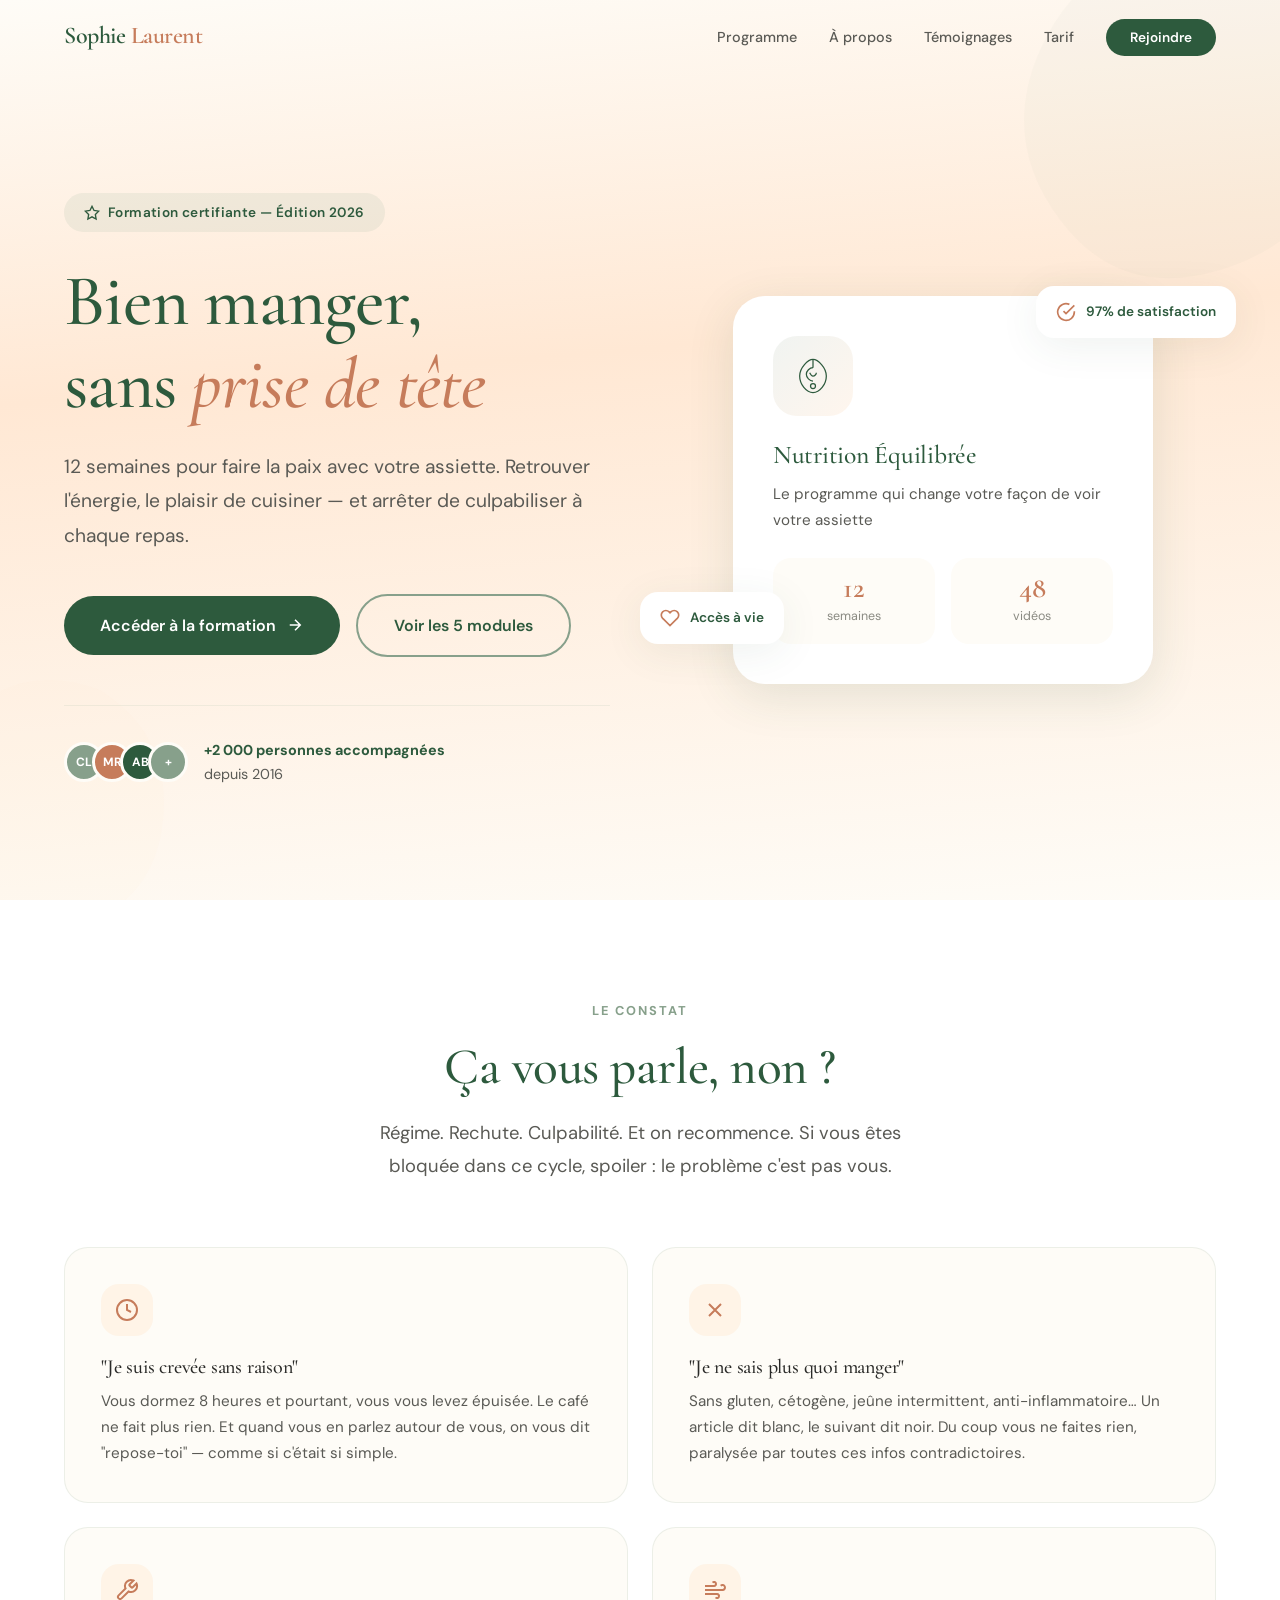
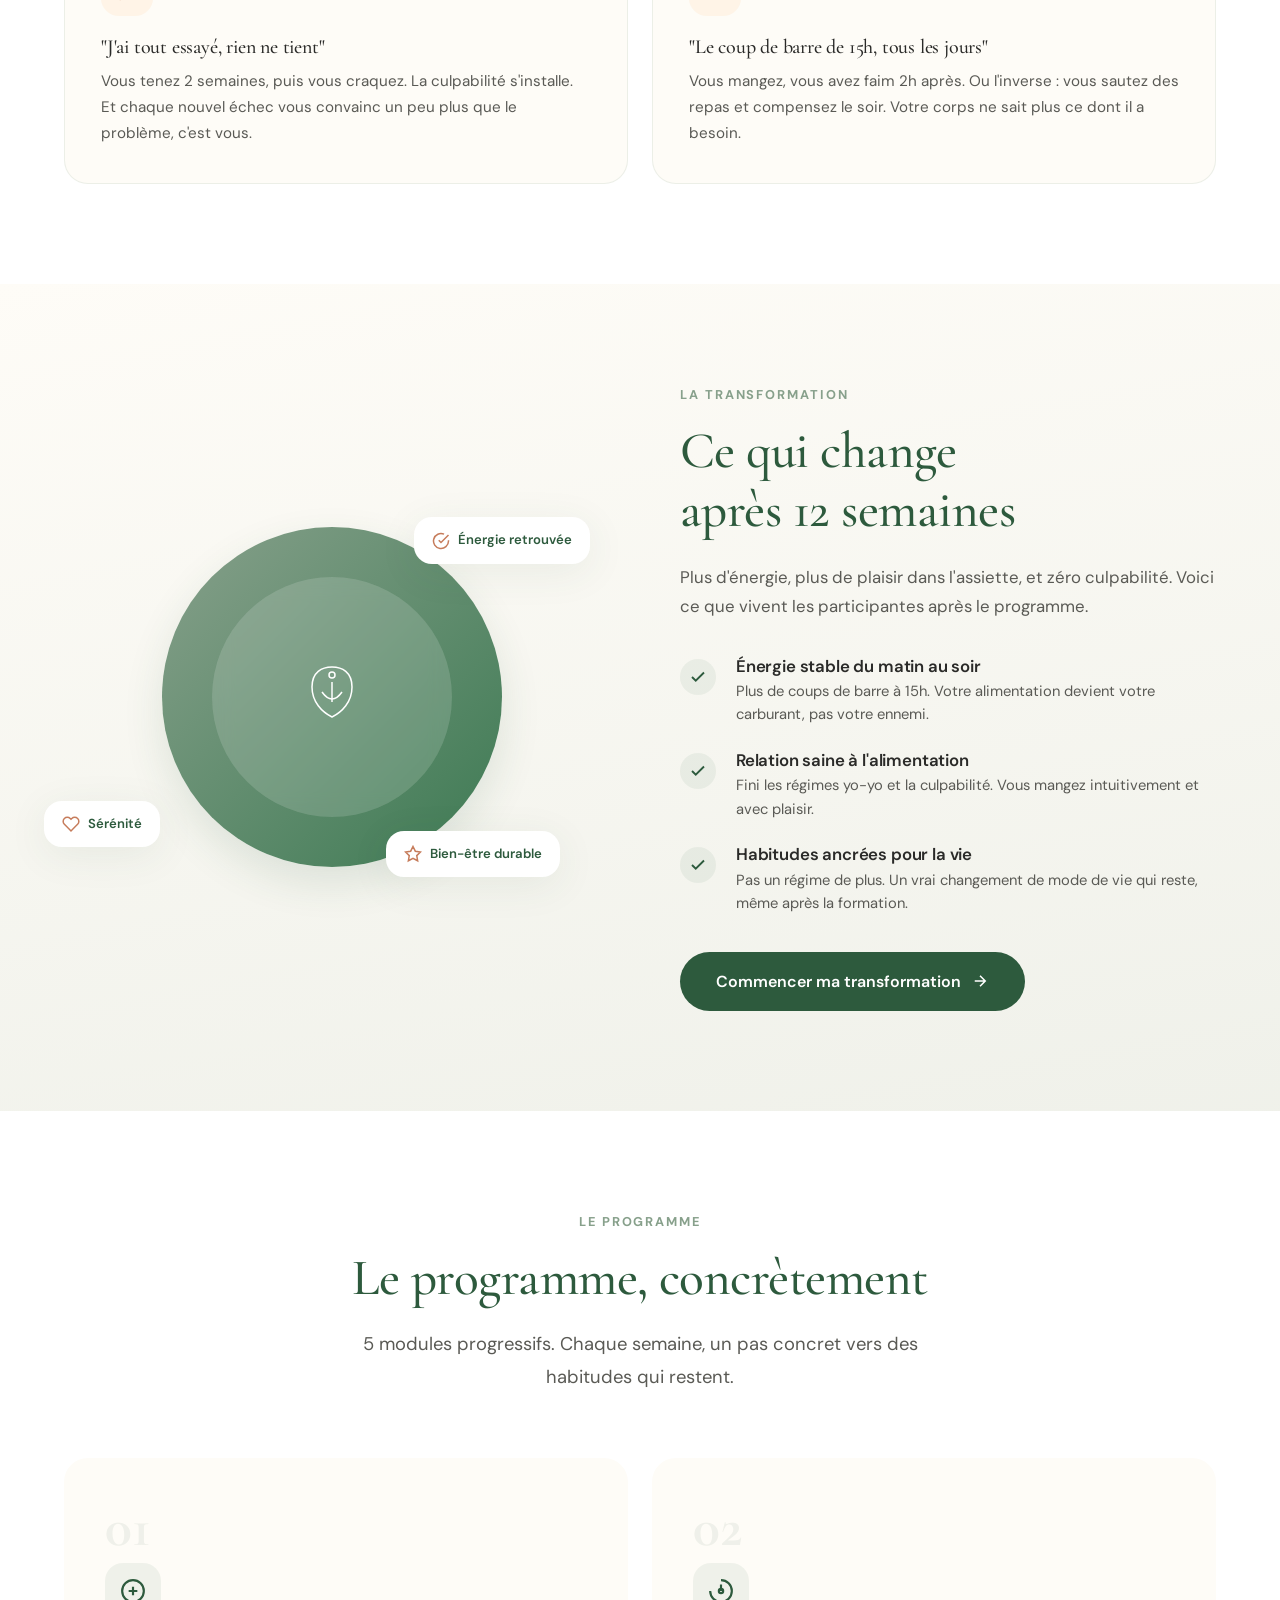
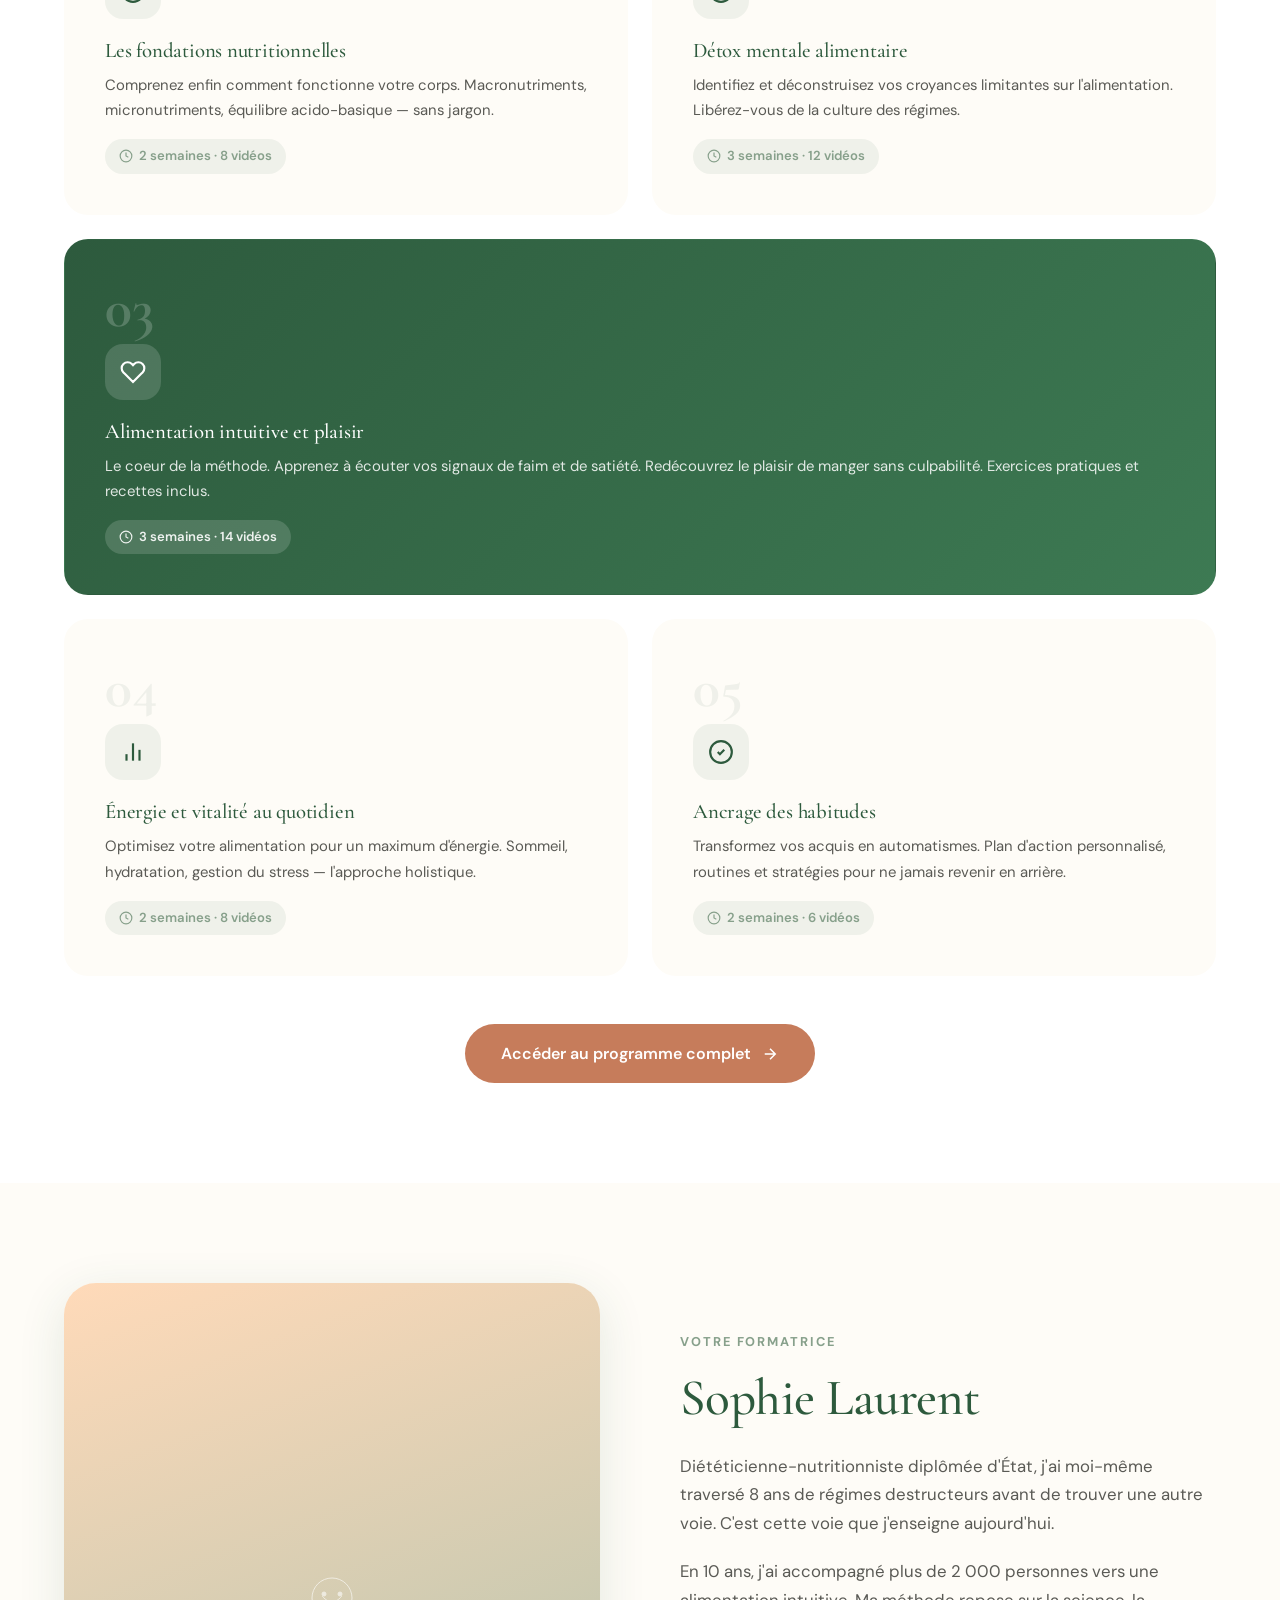
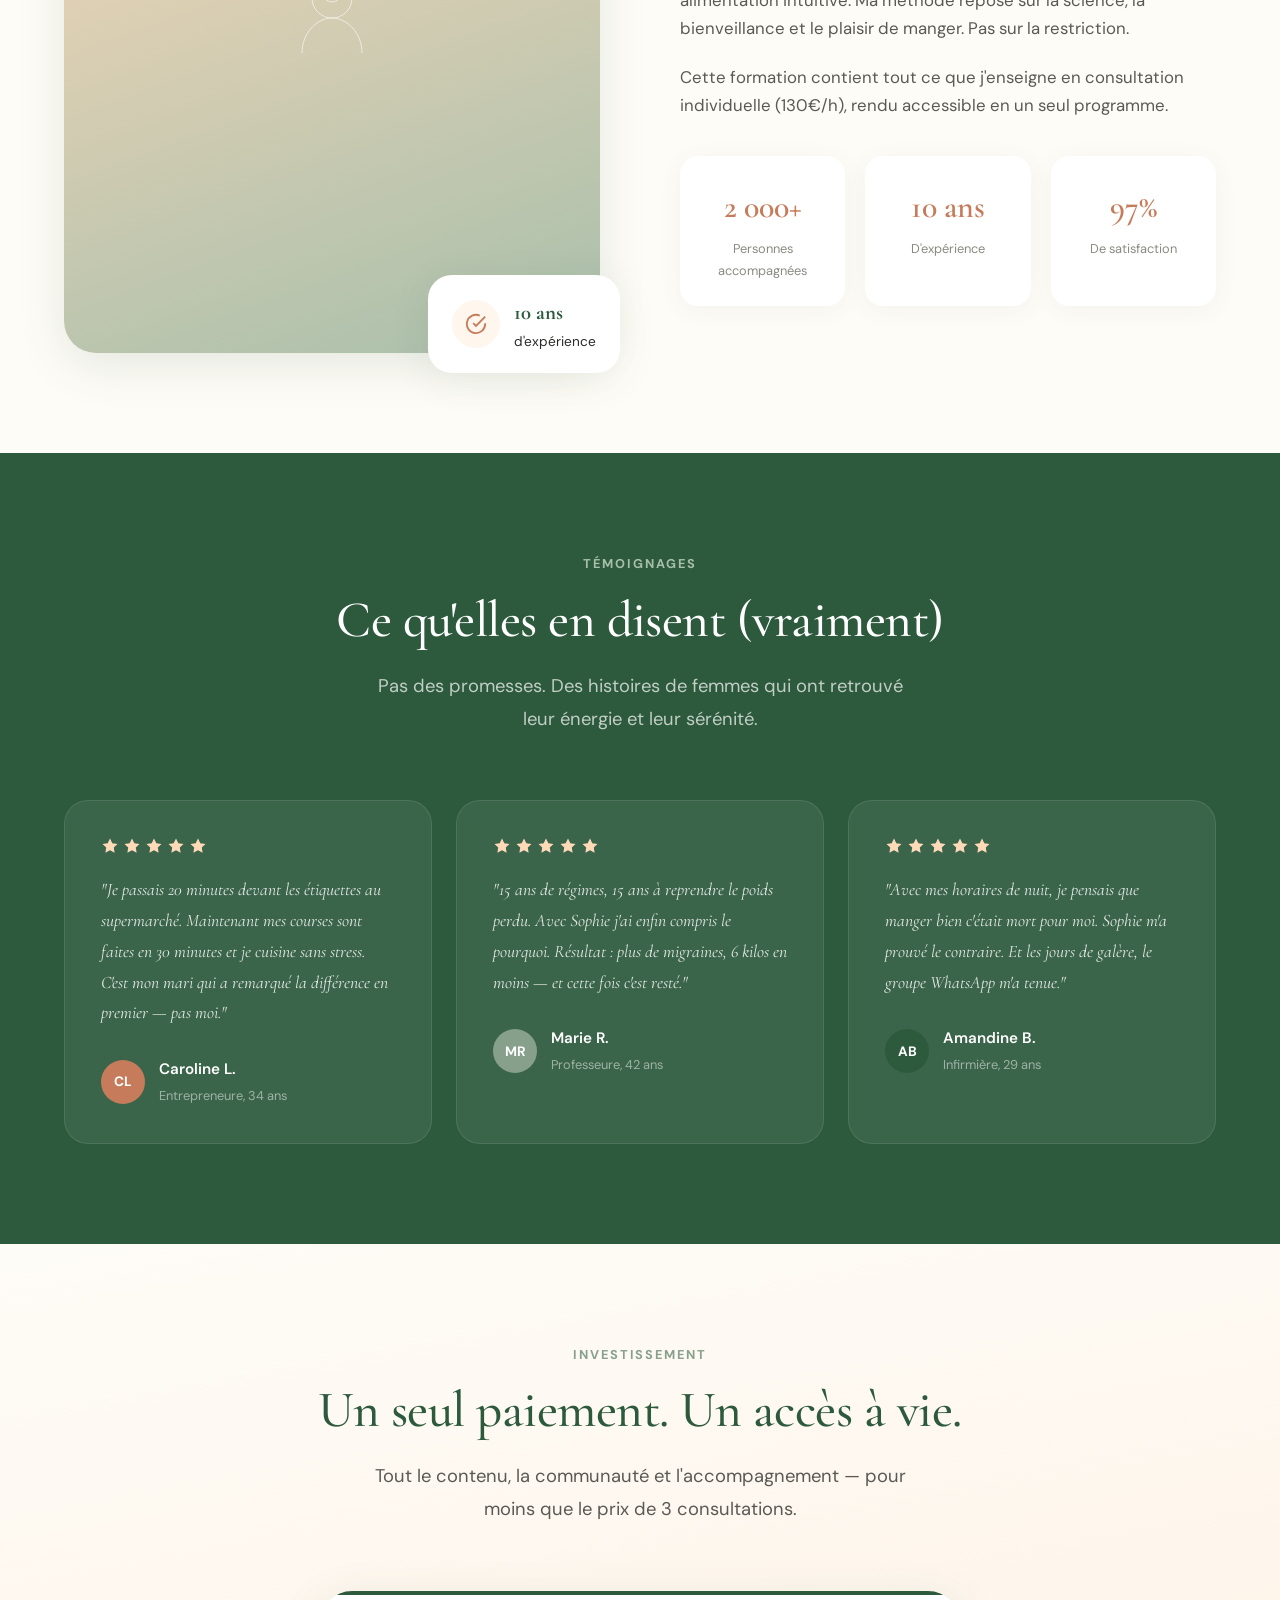
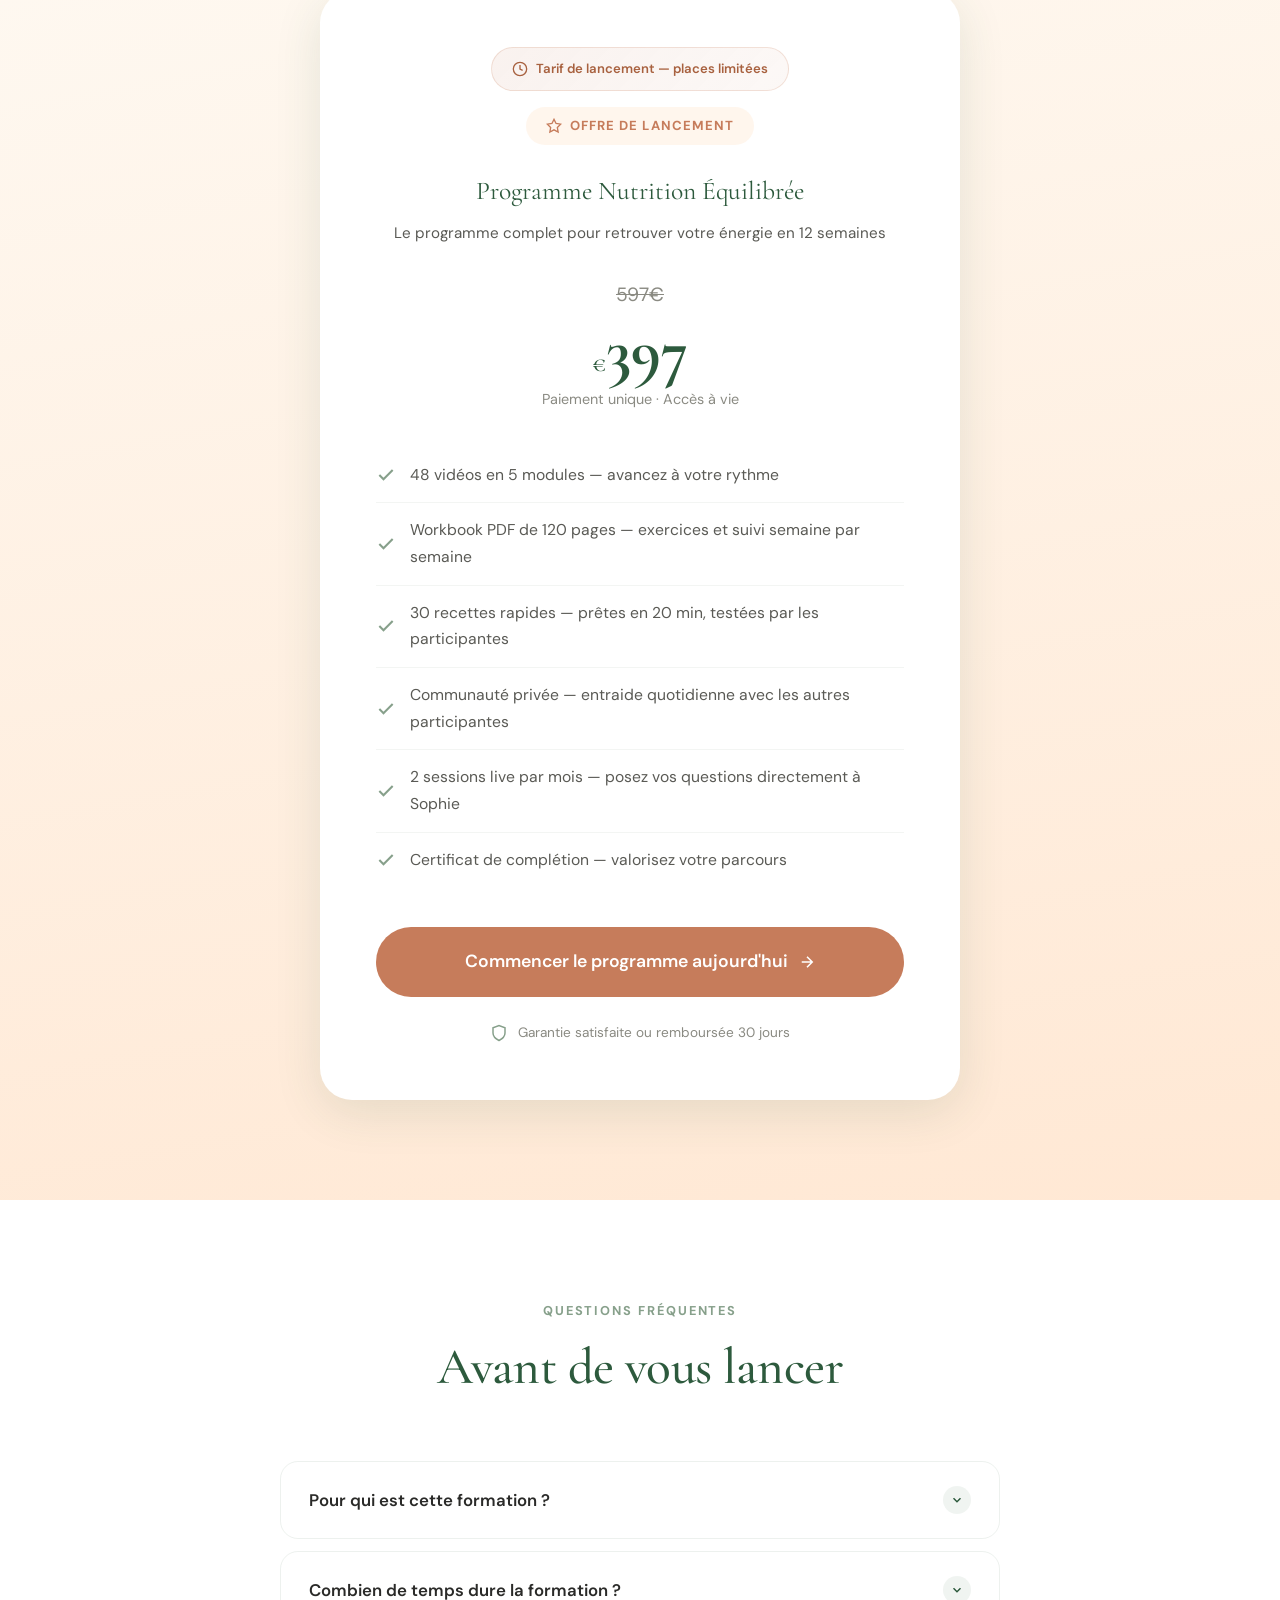
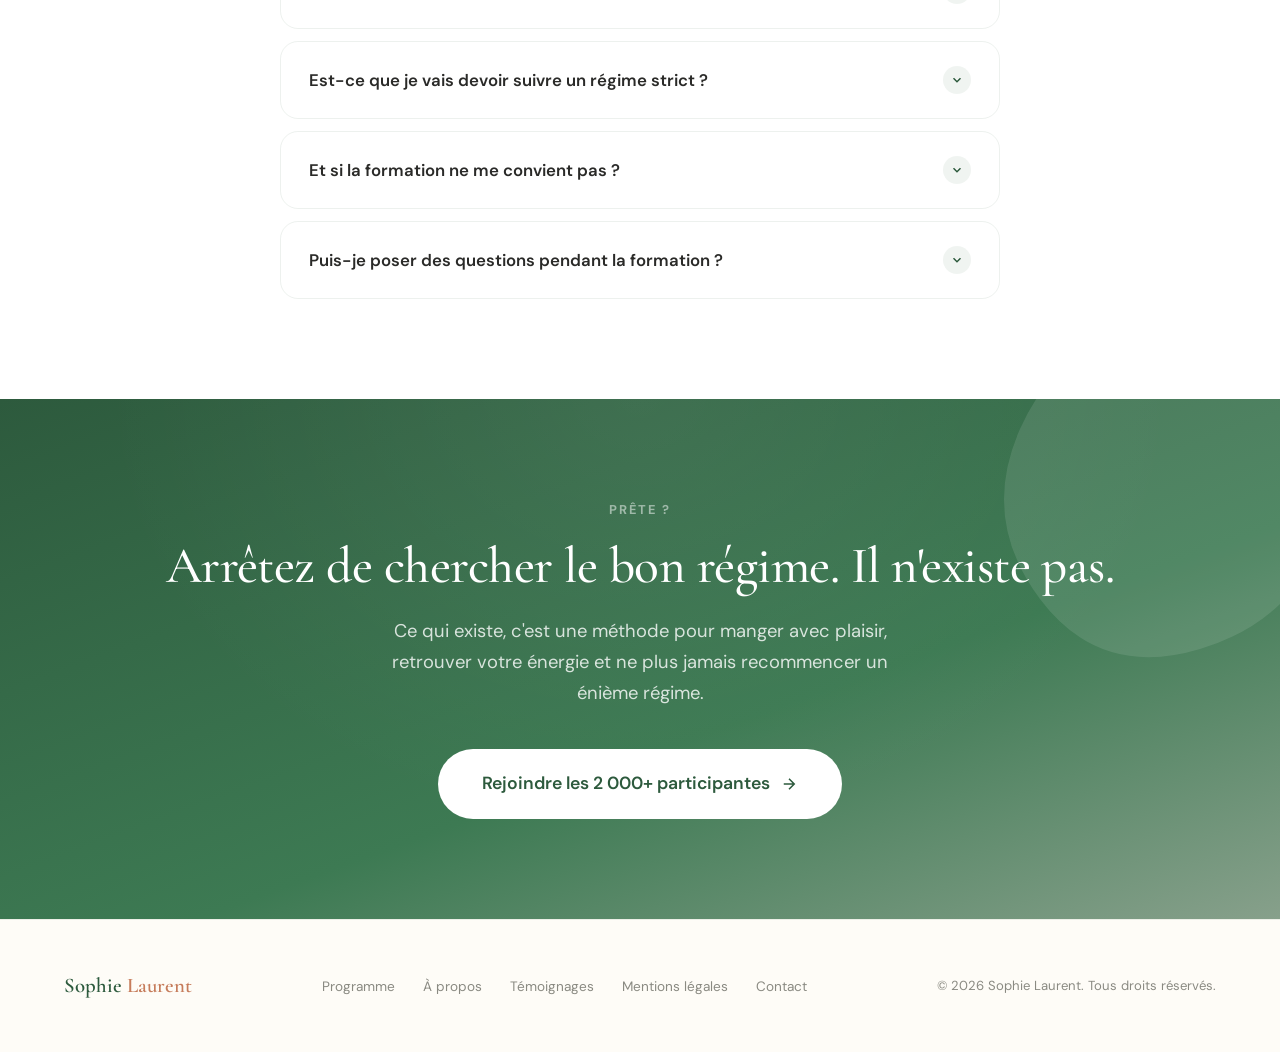
<file: Portfolio-FormatriceEnLigne/index.html>
<!DOCTYPE html>
<html lang="fr">
<head>
    <meta charset="UTF-8">
    <meta name="viewport" content="width=device-width, initial-scale=1.0">
    <title>Formation Nutrition Équilibrée — Sophie Laurent | 12 semaines pour retrouver la pêche</title>
    <meta name="description" content="Marre des régimes qui ne tiennent pas ? En 12 semaines, apprenez à manger avec plaisir et retrouvez votre énergie. Sophie Laurent, diététicienne-nutritionniste, vous accompagne pas à pas.">
    <meta name="robots" content="index, follow">
    <link rel="canonical" href="https://sophie-laurent.fr/formation-nutrition-equilibree">

    <!-- Open Graph -->
    <meta property="og:type" content="website">
    <meta property="og:locale" content="fr_FR">
    <meta property="og:title" content="Formation Nutrition Équilibrée — Sophie Laurent">
    <meta property="og:description" content="Marre des régimes ? En 12 semaines, apprenez à manger avec plaisir et retrouvez votre énergie. Sans frustration, sans culpabilité.">
    <meta property="og:url" content="https://sophie-laurent.fr/formation-nutrition-equilibree">
    <meta property="og:site_name" content="Sophie Laurent — Nutrition et Bien-être">

    <!-- Twitter Card -->
    <meta name="twitter:card" content="summary_large_image">
    <meta name="twitter:title" content="Formation Nutrition Équilibrée — Sophie Laurent">
    <meta name="twitter:description" content="Marre des régimes ? En 12 semaines, apprenez à manger avec plaisir et retrouvez la pêche. Sans privation.">

    <!-- Structured Data: Course -->
    <script type="application/ld+json">
    {
        "@context": "https://schema.org",
        "@type": "Course",
        "name": "Nutrition Équilibrée — Programme 12 semaines",
        "description": "Un programme en ligne pour apprendre à manger avec plaisir et retrouver son énergie. 5 modules, 48 vidéos, une communauté privée et un suivi personnalisé.",
        "provider": {
            "@type": "Person",
            "name": "Sophie Laurent",
            "jobTitle": "Diététicienne-nutritionniste diplômée d'État",
            "url": "https://sophie-laurent.fr"
        },
        "offers": {
            "@type": "Offer",
            "price": "397",
            "priceCurrency": "EUR",
            "availability": "https://schema.org/InStock",
            "url": "https://sophie-laurent.fr/formation-nutrition-equilibree"
        },
        "aggregateRating": {
            "@type": "AggregateRating",
            "ratingValue": "4.85",
            "reviewCount": "2000",
            "bestRating": "5"
        },
        "hasCourseInstance": {
            "@type": "CourseInstance",
            "courseMode": "online",
            "duration": "P12W"
        }
    }
    </script>

    <!-- Structured Data: FAQ -->
    <script type="application/ld+json">
    {
        "@context": "https://schema.org",
        "@type": "FAQPage",
        "mainEntity": [
            {
                "@type": "Question",
                "name": "Pour qui est cette formation ?",
                "acceptedAnswer": {
                    "@type": "Answer",
                    "text": "Que vous ayez enchaîné les régimes, que vous vous traîniez de fatigue ou que vous ne sachiez juste plus quoi mettre dans votre assiette — vous êtes au bon endroit. Ce programme est pensé pour celles qui veulent arrêter de se prendre la tête avec la nourriture."
                }
            },
            {
                "@type": "Question",
                "name": "Combien de temps dure la formation ?",
                "acceptedAnswer": {
                    "@type": "Answer",
                    "text": "Le programme dure 12 semaines, mais rien ne vous oblige à suivre le rythme à la lettre. Vous avez un accès à vie, donc vous pouvez y revenir quand vous voulez, revoir un module, reprendre là où vous en étiez."
                }
            },
            {
                "@type": "Question",
                "name": "Est-ce que je vais devoir suivre un régime strict ?",
                "acceptedAnswer": {
                    "@type": "Answer",
                    "text": "Non, c'est même tout le contraire. Ici on ne compte rien, on n'interdit rien. L'idée c'est d'apprendre à écouter ce que votre corps vous dit, et à manger sans se stresser."
                }
            },
            {
                "@type": "Question",
                "name": "Et si la formation ne me convient pas ?",
                "acceptedAnswer": {
                    "@type": "Answer",
                    "text": "Pas de souci. Vous avez 30 jours pour tester. Si ça ne vous plaît pas, un email suffit et on vous rembourse intégralement, sans poser de questions."
                }
            },
            {
                "@type": "Question",
                "name": "Puis-je poser des questions pendant la formation ?",
                "acceptedAnswer": {
                    "@type": "Answer",
                    "text": "Oui, et c'est même encouragé. Vous avez la communauté privée où je réponds moi-même, et deux sessions en direct chaque mois pour poser toutes vos questions."
                }
            }
        ]
    }
    </script>

    <link rel="preconnect" href="https://fonts.googleapis.com">
    <link rel="preconnect" href="https://fonts.gstatic.com" crossorigin>
    <link href="https://fonts.googleapis.com/css2?family=Cormorant+Garamond:ital,wght@0,400;0,500;0,600;0,700;1,400;1,500&family=DM+Sans:ital,wght@0,400;0,500;0,600;0,700;1,400&display=swap" rel="stylesheet">
    <link rel="stylesheet" href="style.css">
</head>
<body>

    <!-- ===== NAV ===== -->
    <nav aria-label="Navigation principale">
        <div class="container">
            <a href="#" class="nav-logo">Sophie <span>Laurent</span></a>
            <ul class="nav-links" id="navLinks">
                <li><a href="#programme">Programme</a></li>
                <li><a href="#about">À propos</a></li>
                <li><a href="#temoignages">Témoignages</a></li>
                <li><a href="#tarif">Tarif</a></li>
                <li><a href="#tarif" class="nav-cta">Rejoindre</a></li>
            </ul>
            <button class="nav-toggle" id="navToggle" aria-label="Menu">
                <span></span>
                <span></span>
                <span></span>
            </button>
        </div>
    </nav>

    <!-- ===== HERO ===== -->
    <header class="hero" role="banner">
        <!-- Decorative blob -->
        <svg class="blob blob-1" aria-hidden="true" viewBox="0 0 400 400" fill="none">
            <path d="M300,50 Q380,120 350,220 Q320,320 220,350 Q120,380 60,300 Q0,220 40,130 Q80,40 180,20 Q250,5 300,50Z" fill="rgba(135, 160, 139, 0.08)"/>
        </svg>
        <svg class="blob blob-2" aria-hidden="true" viewBox="0 0 300 300" fill="none">
            <path d="M200,30 Q280,80 260,180 Q240,260 150,270 Q60,280 30,200 Q0,120 60,60 Q120,0 200,30Z" fill="rgba(255, 218, 185, 0.12)"/>
        </svg>

        <div class="container">
            <div class="hero-content">
                <div class="badge reveal">
                    <svg viewBox="0 0 24 24" fill="none" stroke="currentColor" stroke-width="2"><path d="M12 2L15.09 8.26L22 9.27L17 14.14L18.18 21.02L12 17.77L5.82 21.02L7 14.14L2 9.27L8.91 8.26L12 2Z"/></svg>
                    Formation certifiante — Édition 2026
                </div>
                <h1 class="reveal reveal-delay-1">Bien manger, sans <em>prise de tête</em></h1>
                <p class="reveal reveal-delay-2">12 semaines pour faire la paix avec votre assiette. Retrouver l'énergie, le plaisir de cuisiner — et arrêter de culpabiliser à chaque repas.</p>
                <div class="hero-actions reveal reveal-delay-3">
                    <a href="#tarif" class="btn btn-primary">
                        Accéder à la formation
                        <svg viewBox="0 0 24 24" fill="none" stroke="currentColor" stroke-width="2"><path d="M5 12h14M12 5l7 7-7 7"/></svg>
                    </a>
                    <a href="#programme" class="btn btn-secondary">Voir les 5 modules</a>
                </div>
                <div class="hero-social-proof reveal reveal-delay-4">
                    <div class="hero-avatars">
                        <div class="hero-avatar">CL</div>
                        <div class="hero-avatar">MR</div>
                        <div class="hero-avatar">AB</div>
                        <div class="hero-avatar">+</div>
                    </div>
                    <div class="hero-social-text">
                        <strong>+2 000 personnes accompagnées</strong>
                        depuis 2016
                    </div>
                </div>
            </div>

            <div class="hero-visual reveal reveal-delay-2">
                <div class="hero-card">
                    <div class="hero-card-icon">
                        <svg viewBox="0 0 48 48" fill="none" stroke="currentColor" stroke-width="1.5">
                            <path d="M24 4C18 4 8 14 8 24C8 34 16 44 24 44C32 44 40 34 40 24C40 14 30 4 24 4Z"/>
                            <path d="M24 14C20 14 16 18 16 22C16 26 20 30 24 30"/>
                            <path d="M24 14V4"/>
                            <path d="M20 20C20 20 22 24 24 24C26 24 28 22 28 20"/>
                            <circle cx="24" cy="36" r="3"/>
                        </svg>
                    </div>
                    <h3>Nutrition Équilibrée</h3>
                    <p>Le programme qui change votre façon de voir votre assiette</p>
                    <div class="hero-card-stats">
                        <div class="hero-stat">
                            <div class="hero-stat-number">12</div>
                            <div class="hero-stat-label">semaines</div>
                        </div>
                        <div class="hero-stat">
                            <div class="hero-stat-number">48</div>
                            <div class="hero-stat-label">vidéos</div>
                        </div>
                    </div>
                </div>
                <div class="hero-floating-badge float-1">
                    <svg viewBox="0 0 24 24" fill="none" stroke="currentColor" stroke-width="2"><path d="M22 11.08V12a10 10 0 1 1-5.93-9.14"/><path d="M22 4L12 14.01l-3-3"/></svg>
                    97% de satisfaction
                </div>
                <div class="hero-floating-badge float-2">
                    <svg viewBox="0 0 24 24" fill="none" stroke="currentColor" stroke-width="2"><path d="M20.84 4.61a5.5 5.5 0 0 0-7.78 0L12 5.67l-1.06-1.06a5.5 5.5 0 0 0-7.78 7.78l1.06 1.06L12 21.23l7.78-7.78 1.06-1.06a5.5 5.5 0 0 0 0-7.78z"/></svg>
                    Accès à vie
                </div>
            </div>
        </div>
    </header>

    <main>
    <!-- ===== PROBLÈME ===== -->
    <section class="problem" id="probleme" aria-labelledby="probleme-title">
        <div class="container">
            <div class="section-header reveal">
                <div class="section-label">Le constat</div>
                <h2 id="probleme-title">Ça vous parle, non ?</h2>
                <p class="section-subtitle">Régime. Rechute. Culpabilité. Et on recommence. Si vous êtes bloquée dans ce cycle, spoiler : le problème c'est pas vous.</p>
            </div>

            <div class="problem-grid">
                <div class="problem-card reveal">
                    <div class="problem-icon">
                        <svg viewBox="0 0 24 24" fill="none" stroke="currentColor" stroke-width="2"><circle cx="12" cy="12" r="10"/><path d="M12 6v6l4 2"/></svg>
                    </div>
                    <h3>"Je suis crevée sans raison"</h3>
                    <p>Vous dormez 8 heures et pourtant, vous vous levez épuisée. Le café ne fait plus rien. Et quand vous en parlez autour de vous, on vous dit "repose-toi" — comme si c'était si simple.</p>
                </div>

                <div class="problem-card reveal reveal-delay-1">
                    <div class="problem-icon">
                        <svg viewBox="0 0 24 24" fill="none" stroke="currentColor" stroke-width="2"><path d="M18 6L6 18M6 6l12 12"/></svg>
                    </div>
                    <h3>"Je ne sais plus quoi manger"</h3>
                    <p>Sans gluten, cétogène, jeûne intermittent, anti-inflammatoire&hellip; Un article dit blanc, le suivant dit noir. Du coup vous ne faites rien, paralysée par toutes ces infos contradictoires.</p>
                </div>

                <div class="problem-card reveal reveal-delay-2">
                    <div class="problem-icon">
                        <svg viewBox="0 0 24 24" fill="none" stroke="currentColor" stroke-width="2"><path d="M14.7 6.3a1 1 0 0 0 0 1.4l1.6 1.6a1 1 0 0 0 1.4 0l3.77-3.77a6 6 0 0 1-7.94 7.94l-6.91 6.91a2.12 2.12 0 0 1-3-3l6.91-6.91a6 6 0 0 1 7.94-7.94l-3.76 3.76z"/></svg>
                    </div>
                    <h3>"J'ai tout essayé, rien ne tient"</h3>
                    <p>Vous tenez 2 semaines, puis vous craquez. La culpabilité s'installe. Et chaque nouvel échec vous convainc un peu plus que le problème, c'est vous.</p>
                </div>

                <div class="problem-card reveal reveal-delay-3">
                    <div class="problem-icon">
                        <svg viewBox="0 0 24 24" fill="none" stroke="currentColor" stroke-width="2"><path d="M9.59 4.59A2 2 0 1 1 11 8H2m10.59 11.41A2 2 0 1 0 14 16H2m15.73-8.27A2.5 2.5 0 1 1 19.5 12H2"/></svg>
                    </div>
                    <h3>"Le coup de barre de 15h, tous les jours"</h3>
                    <p>Vous mangez, vous avez faim 2h après. Ou l'inverse : vous sautez des repas et compensez le soir. Votre corps ne sait plus ce dont il a besoin.</p>
                </div>
            </div>
        </div>
    </section>

    <!-- ===== TRANSFORMATION ===== -->
    <section class="transformation" id="transformation" aria-labelledby="transformation-title">
        <div class="container">
            <div class="transform-content">
                <div class="transform-visual reveal">
                    <div class="transform-circle">
                        <div class="transform-circle-inner">
                            <svg viewBox="0 0 80 80" fill="none" stroke="currentColor" stroke-width="1.5">
                                <path d="M40 10C30 10 20 15 20 30C20 45 30 55 40 60C50 55 60 45 60 30C60 15 50 10 40 10Z"/>
                                <path d="M40 25V45"/>
                                <path d="M30 35C30 35 35 42 40 42C45 42 50 35 50 35"/>
                                <circle cx="40" cy="18" r="3"/>
                            </svg>
                        </div>
                    </div>
                    <div class="transform-orbit-item orbit-1">
                        <svg viewBox="0 0 24 24" fill="none" stroke="currentColor" stroke-width="2"><path d="M22 11.08V12a10 10 0 1 1-5.93-9.14"/><path d="M22 4L12 14.01l-3-3"/></svg>
                        Énergie retrouvée
                    </div>
                    <div class="transform-orbit-item orbit-2">
                        <svg viewBox="0 0 24 24" fill="none" stroke="currentColor" stroke-width="2"><path d="M20.84 4.61a5.5 5.5 0 0 0-7.78 0L12 5.67l-1.06-1.06a5.5 5.5 0 0 0-7.78 7.78l1.06 1.06L12 21.23l7.78-7.78 1.06-1.06a5.5 5.5 0 0 0 0-7.78z"/></svg>
                        Sérénité
                    </div>
                    <div class="transform-orbit-item orbit-3">
                        <svg viewBox="0 0 24 24" fill="none" stroke="currentColor" stroke-width="2"><path d="M12 2L15.09 8.26L22 9.27L17 14.14L18.18 21.02L12 17.77L5.82 21.02L7 14.14L2 9.27L8.91 8.26L12 2Z"/></svg>
                        Bien-être durable
                    </div>
                </div>

                <div class="reveal reveal-delay-1">
                    <div class="section-label">La transformation</div>
                    <h2 id="transformation-title" style="color: var(--forest); margin-bottom: 24px;">Ce qui change après 12 semaines</h2>
                    <p style="margin-bottom: 36px;">Plus d'énergie, plus de plaisir dans l'assiette, et zéro culpabilité. Voici ce que vivent les participantes après le programme.</p>

                    <ul class="transform-list">
                        <li>
                            <div class="transform-check">
                                <svg viewBox="0 0 24 24" fill="none" stroke="currentColor" stroke-width="2.5"><path d="M20 6L9 17l-5-5"/></svg>
                            </div>
                            <div>
                                <h4>Énergie stable du matin au soir</h4>
                                <p>Plus de coups de barre à 15h. Votre alimentation devient votre carburant, pas votre ennemi.</p>
                            </div>
                        </li>
                        <li>
                            <div class="transform-check">
                                <svg viewBox="0 0 24 24" fill="none" stroke="currentColor" stroke-width="2.5"><path d="M20 6L9 17l-5-5"/></svg>
                            </div>
                            <div>
                                <h4>Relation saine à l'alimentation</h4>
                                <p>Fini les régimes yo-yo et la culpabilité. Vous mangez intuitivement et avec plaisir.</p>
                            </div>
                        </li>
                        <li>
                            <div class="transform-check">
                                <svg viewBox="0 0 24 24" fill="none" stroke="currentColor" stroke-width="2.5"><path d="M20 6L9 17l-5-5"/></svg>
                            </div>
                            <div>
                                <h4>Habitudes ancrées pour la vie</h4>
                                <p>Pas un régime de plus. Un vrai changement de mode de vie qui reste, même après la formation.</p>
                            </div>
                        </li>
                    </ul>

                    <div class="section-cta" style="text-align: left; margin-top: 36px;">
                        <a href="#tarif" class="btn btn-primary">
                            Commencer ma transformation
                            <svg viewBox="0 0 24 24" fill="none" stroke="currentColor" stroke-width="2"><path d="M5 12h14M12 5l7 7-7 7"/></svg>
                        </a>
                    </div>
                </div>
            </div>
        </div>
    </section>

    <!-- ===== PROGRAMME ===== -->
    <section class="programme" id="programme" aria-labelledby="programme-title">
        <div class="container">
            <div class="section-header reveal">
                <div class="section-label">Le programme</div>
                <h2 id="programme-title">Le programme, concrètement</h2>
                <p class="section-subtitle">5 modules progressifs. Chaque semaine, un pas concret vers des habitudes qui restent.</p>
            </div>

            <div class="modules-grid">
                <div class="module-card reveal">
                    <div class="module-number">01</div>
                    <div class="module-icon">
                        <svg viewBox="0 0 24 24" fill="none" stroke="currentColor" stroke-width="2"><circle cx="12" cy="12" r="10"/><path d="M12 8v8M8 12h8"/></svg>
                    </div>
                    <h3>Les fondations nutritionnelles</h3>
                    <p>Comprenez enfin comment fonctionne votre corps. Macronutriments, micronutriments, équilibre acido-basique — sans jargon.</p>
                    <div class="module-duration">
                        <svg viewBox="0 0 24 24" fill="none" stroke="currentColor" stroke-width="2"><circle cx="12" cy="12" r="10"/><path d="M12 6v6l4 2"/></svg>
                        2 semaines · 8 vidéos
                    </div>
                </div>

                <div class="module-card reveal reveal-delay-1">
                    <div class="module-number">02</div>
                    <div class="module-icon">
                        <svg viewBox="0 0 24 24" fill="none" stroke="currentColor" stroke-width="2"><path d="M12 2a10 10 0 0 1 10 10c0 5.52-4.48 10-10 10S2 17.52 2 12"/><path d="M12 6v6"/><circle cx="12" cy="12" r="2"/></svg>
                    </div>
                    <h3>Détox mentale alimentaire</h3>
                    <p>Identifiez et déconstruisez vos croyances limitantes sur l'alimentation. Libérez-vous de la culture des régimes.</p>
                    <div class="module-duration">
                        <svg viewBox="0 0 24 24" fill="none" stroke="currentColor" stroke-width="2"><circle cx="12" cy="12" r="10"/><path d="M12 6v6l4 2"/></svg>
                        3 semaines · 12 vidéos
                    </div>
                </div>

                <div class="module-card featured reveal reveal-delay-2">
                    <div class="module-number">03</div>
                    <div class="module-icon">
                        <svg viewBox="0 0 24 24" fill="none" stroke="currentColor" stroke-width="2"><path d="M20.84 4.61a5.5 5.5 0 0 0-7.78 0L12 5.67l-1.06-1.06a5.5 5.5 0 0 0-7.78 7.78l1.06 1.06L12 21.23l7.78-7.78 1.06-1.06a5.5 5.5 0 0 0 0-7.78z"/></svg>
                    </div>
                    <h3>Alimentation intuitive et plaisir</h3>
                    <p>Le coeur de la méthode. Apprenez à écouter vos signaux de faim et de satiété. Redécouvrez le plaisir de manger sans culpabilité. Exercices pratiques et recettes inclus.</p>
                    <div class="module-duration">
                        <svg viewBox="0 0 24 24" fill="none" stroke="currentColor" stroke-width="2"><circle cx="12" cy="12" r="10"/><path d="M12 6v6l4 2"/></svg>
                        3 semaines · 14 vidéos
                    </div>
                </div>

                <div class="module-card reveal reveal-delay-3">
                    <div class="module-number">04</div>
                    <div class="module-icon">
                        <svg viewBox="0 0 24 24" fill="none" stroke="currentColor" stroke-width="2"><path d="M18 20V10"/><path d="M12 20V4"/><path d="M6 20v-6"/></svg>
                    </div>
                    <h3>Énergie et vitalité au quotidien</h3>
                    <p>Optimisez votre alimentation pour un maximum d'énergie. Sommeil, hydratation, gestion du stress — l'approche holistique.</p>
                    <div class="module-duration">
                        <svg viewBox="0 0 24 24" fill="none" stroke="currentColor" stroke-width="2"><circle cx="12" cy="12" r="10"/><path d="M12 6v6l4 2"/></svg>
                        2 semaines · 8 vidéos
                    </div>
                </div>

                <div class="module-card reveal reveal-delay-4">
                    <div class="module-number">05</div>
                    <div class="module-icon">
                        <svg viewBox="0 0 24 24" fill="none" stroke="currentColor" stroke-width="2"><path d="M12 22c5.523 0 10-4.477 10-10S17.523 2 12 2 2 6.477 2 12s4.477 10 10 10z"/><path d="M9 12l2 2 4-4"/></svg>
                    </div>
                    <h3>Ancrage des habitudes</h3>
                    <p>Transformez vos acquis en automatismes. Plan d'action personnalisé, routines et stratégies pour ne jamais revenir en arrière.</p>
                    <div class="module-duration">
                        <svg viewBox="0 0 24 24" fill="none" stroke="currentColor" stroke-width="2"><circle cx="12" cy="12" r="10"/><path d="M12 6v6l4 2"/></svg>
                        2 semaines · 6 vidéos
                    </div>
                </div>
            </div>

            <div class="section-cta reveal">
                <a href="#tarif" class="btn btn-terracotta">
                    Accéder au programme complet
                    <svg viewBox="0 0 24 24" fill="none" stroke="currentColor" stroke-width="2"><path d="M5 12h14M12 5l7 7-7 7"/></svg>
                </a>
            </div>
        </div>
    </section>

    <!-- ===== À PROPOS ===== -->
    <section class="about" id="about" aria-labelledby="about-title">
        <div class="container">
            <div class="about-content">
                <div class="about-portrait reveal">
                    <div class="about-portrait-frame">
                        <div class="about-portrait-inner">
                            <svg viewBox="0 0 120 120" fill="none" stroke="currentColor" stroke-width="1">
                                <circle cx="60" cy="40" r="20"/>
                                <path d="M30 95C30 75 45 60 60 60C75 60 90 75 90 95"/>
                                <path d="M50 38C50 38 55 44 60 44C65 44 70 38 70 38"/>
                                <circle cx="52" cy="36" r="2" fill="currentColor"/>
                                <circle cx="68" cy="36" r="2" fill="currentColor"/>
                            </svg>
                        </div>
                    </div>
                    <div class="about-badge">
                        <div class="about-badge-icon">
                            <svg viewBox="0 0 24 24" fill="none" stroke="currentColor" stroke-width="2"><path d="M22 11.08V12a10 10 0 1 1-5.93-9.14"/><path d="M22 4L12 14.01l-3-3"/></svg>
                        </div>
                        <div class="about-badge-text">
                            <strong>10 ans</strong>
                            d'expérience
                        </div>
                    </div>
                </div>

                <div class="about-text reveal reveal-delay-1">
                    <div class="section-label">Votre formatrice</div>
                    <h2 id="about-title">Sophie Laurent</h2>
                    <p>Diététicienne-nutritionniste diplômée d'État, j'ai moi-même traversé 8 ans de régimes destructeurs avant de trouver une autre voie. C'est cette voie que j'enseigne aujourd'hui.</p>
                    <p>En 10 ans, j'ai accompagné plus de 2 000 personnes vers une alimentation intuitive. Ma méthode repose sur la science, la bienveillance et le plaisir de manger. Pas sur la restriction.</p>
                    <p>Cette formation contient tout ce que j'enseigne en consultation individuelle (130€/h), rendu accessible en un seul programme.</p>

                    <div class="about-stats">
                        <div class="about-stat">
                            <div class="about-stat-number">2 000+</div>
                            <div class="about-stat-label">Personnes accompagnées</div>
                        </div>
                        <div class="about-stat">
                            <div class="about-stat-number">10 ans</div>
                            <div class="about-stat-label">D'expérience</div>
                        </div>
                        <div class="about-stat">
                            <div class="about-stat-number">97%</div>
                            <div class="about-stat-label">De satisfaction</div>
                        </div>
                    </div>
                </div>
            </div>
        </div>
    </section>

    <!-- ===== TÉMOIGNAGES ===== -->
    <section class="testimonials" id="temoignages" aria-labelledby="temoignages-title">
        <div class="container">
            <div class="section-header reveal">
                <div class="section-label">Témoignages</div>
                <h2 id="temoignages-title">Ce qu'elles en disent (vraiment)</h2>
                <p class="section-subtitle">Pas des promesses. Des histoires de femmes qui ont retrouvé leur énergie et leur sérénité.</p>
            </div>

            <div class="testimonials-grid">
                <div class="testimonial-card reveal">
                    <div class="testimonial-stars">
                        <svg viewBox="0 0 24 24" fill="currentColor"><path d="M12 2L15.09 8.26L22 9.27L17 14.14L18.18 21.02L12 17.77L5.82 21.02L7 14.14L2 9.27L8.91 8.26L12 2Z"/></svg>
                        <svg viewBox="0 0 24 24" fill="currentColor"><path d="M12 2L15.09 8.26L22 9.27L17 14.14L18.18 21.02L12 17.77L5.82 21.02L7 14.14L2 9.27L8.91 8.26L12 2Z"/></svg>
                        <svg viewBox="0 0 24 24" fill="currentColor"><path d="M12 2L15.09 8.26L22 9.27L17 14.14L18.18 21.02L12 17.77L5.82 21.02L7 14.14L2 9.27L8.91 8.26L12 2Z"/></svg>
                        <svg viewBox="0 0 24 24" fill="currentColor"><path d="M12 2L15.09 8.26L22 9.27L17 14.14L18.18 21.02L12 17.77L5.82 21.02L7 14.14L2 9.27L8.91 8.26L12 2Z"/></svg>
                        <svg viewBox="0 0 24 24" fill="currentColor"><path d="M12 2L15.09 8.26L22 9.27L17 14.14L18.18 21.02L12 17.77L5.82 21.02L7 14.14L2 9.27L8.91 8.26L12 2Z"/></svg>
                    </div>
                    <blockquote>"Je passais 20 minutes devant les étiquettes au supermarché. Maintenant mes courses sont faites en 30 minutes et je cuisine sans stress. C'est mon mari qui a remarqué la différence en premier — pas moi."</blockquote>
                    <div class="testimonial-author">
                        <div class="testimonial-avatar" style="background: var(--terracotta);">CL</div>
                        <div>
                            <div class="testimonial-name">Caroline L.</div>
                            <div class="testimonial-role">Entrepreneure, 34 ans</div>
                        </div>
                    </div>
                </div>

                <div class="testimonial-card reveal reveal-delay-1">
                    <div class="testimonial-stars">
                        <svg viewBox="0 0 24 24" fill="currentColor"><path d="M12 2L15.09 8.26L22 9.27L17 14.14L18.18 21.02L12 17.77L5.82 21.02L7 14.14L2 9.27L8.91 8.26L12 2Z"/></svg>
                        <svg viewBox="0 0 24 24" fill="currentColor"><path d="M12 2L15.09 8.26L22 9.27L17 14.14L18.18 21.02L12 17.77L5.82 21.02L7 14.14L2 9.27L8.91 8.26L12 2Z"/></svg>
                        <svg viewBox="0 0 24 24" fill="currentColor"><path d="M12 2L15.09 8.26L22 9.27L17 14.14L18.18 21.02L12 17.77L5.82 21.02L7 14.14L2 9.27L8.91 8.26L12 2Z"/></svg>
                        <svg viewBox="0 0 24 24" fill="currentColor"><path d="M12 2L15.09 8.26L22 9.27L17 14.14L18.18 21.02L12 17.77L5.82 21.02L7 14.14L2 9.27L8.91 8.26L12 2Z"/></svg>
                        <svg viewBox="0 0 24 24" fill="currentColor"><path d="M12 2L15.09 8.26L22 9.27L17 14.14L18.18 21.02L12 17.77L5.82 21.02L7 14.14L2 9.27L8.91 8.26L12 2Z"/></svg>
                    </div>
                    <blockquote>"15 ans de régimes, 15 ans à reprendre le poids perdu. Avec Sophie j'ai enfin compris le pourquoi. Résultat : plus de migraines, 6 kilos en moins — et cette fois c'est resté."</blockquote>
                    <div class="testimonial-author">
                        <div class="testimonial-avatar" style="background: var(--sage);">MR</div>
                        <div>
                            <div class="testimonial-name">Marie R.</div>
                            <div class="testimonial-role">Professeure, 42 ans</div>
                        </div>
                    </div>
                </div>

                <div class="testimonial-card reveal reveal-delay-2">
                    <div class="testimonial-stars">
                        <svg viewBox="0 0 24 24" fill="currentColor"><path d="M12 2L15.09 8.26L22 9.27L17 14.14L18.18 21.02L12 17.77L5.82 21.02L7 14.14L2 9.27L8.91 8.26L12 2Z"/></svg>
                        <svg viewBox="0 0 24 24" fill="currentColor"><path d="M12 2L15.09 8.26L22 9.27L17 14.14L18.18 21.02L12 17.77L5.82 21.02L7 14.14L2 9.27L8.91 8.26L12 2Z"/></svg>
                        <svg viewBox="0 0 24 24" fill="currentColor"><path d="M12 2L15.09 8.26L22 9.27L17 14.14L18.18 21.02L12 17.77L5.82 21.02L7 14.14L2 9.27L8.91 8.26L12 2Z"/></svg>
                        <svg viewBox="0 0 24 24" fill="currentColor"><path d="M12 2L15.09 8.26L22 9.27L17 14.14L18.18 21.02L12 17.77L5.82 21.02L7 14.14L2 9.27L8.91 8.26L12 2Z"/></svg>
                        <svg viewBox="0 0 24 24" fill="currentColor"><path d="M12 2L15.09 8.26L22 9.27L17 14.14L18.18 21.02L12 17.77L5.82 21.02L7 14.14L2 9.27L8.91 8.26L12 2Z"/></svg>
                    </div>
                    <blockquote>"Avec mes horaires de nuit, je pensais que manger bien c'était mort pour moi. Sophie m'a prouvé le contraire. Et les jours de galère, le groupe WhatsApp m'a tenue."</blockquote>
                    <div class="testimonial-author">
                        <div class="testimonial-avatar" style="background: var(--forest);">AB</div>
                        <div>
                            <div class="testimonial-name">Amandine B.</div>
                            <div class="testimonial-role">Infirmière, 29 ans</div>
                        </div>
                    </div>
                </div>
            </div>
        </div>
    </section>

    <!-- ===== TARIF ===== -->
    <section class="pricing" id="tarif" aria-labelledby="tarif-title">
        <div class="container">
            <div class="section-header reveal">
                <div class="section-label">Investissement</div>
                <h2 id="tarif-title">Un seul paiement. Un accès à vie.</h2>
                <p class="section-subtitle">Tout le contenu, la communauté et l'accompagnement — pour moins que le prix de 3 consultations.</p>
            </div>

            <div class="pricing-card reveal">
                <div class="urgency-badge">
                    <svg viewBox="0 0 24 24" fill="none" stroke="currentColor" stroke-width="2"><circle cx="12" cy="12" r="10"/><path d="M12 6v6l4 2"/></svg>
                    Tarif de lancement — places limitées
                </div>
                <div class="pricing-badge">
                    <svg viewBox="0 0 24 24" fill="none" stroke="currentColor" stroke-width="2" width="16" height="16"><path d="M12 2L15.09 8.26L22 9.27L17 14.14L18.18 21.02L12 17.77L5.82 21.02L7 14.14L2 9.27L8.91 8.26L12 2Z"/></svg>
                    Offre de lancement
                </div>
                <div class="pricing-title">Programme Nutrition Équilibrée</div>
                <div class="pricing-subtitle">Le programme complet pour retrouver votre énergie en 12 semaines</div>

                <div class="pricing-amount">
                    <div class="pricing-old">597€</div>
                    <div class="pricing-price"><span>€</span>397</div>
                    <div class="pricing-period">Paiement unique · Accès à vie</div>
                </div>

                <ul class="pricing-features">
                    <li>
                        <svg viewBox="0 0 24 24" fill="none" stroke="currentColor" stroke-width="2.5"><path d="M20 6L9 17l-5-5"/></svg>
                        48 vidéos en 5 modules — avancez à votre rythme
                    </li>
                    <li>
                        <svg viewBox="0 0 24 24" fill="none" stroke="currentColor" stroke-width="2.5"><path d="M20 6L9 17l-5-5"/></svg>
                        Workbook PDF de 120 pages — exercices et suivi semaine par semaine
                    </li>
                    <li>
                        <svg viewBox="0 0 24 24" fill="none" stroke="currentColor" stroke-width="2.5"><path d="M20 6L9 17l-5-5"/></svg>
                        30 recettes rapides — prêtes en 20 min, testées par les participantes
                    </li>
                    <li>
                        <svg viewBox="0 0 24 24" fill="none" stroke="currentColor" stroke-width="2.5"><path d="M20 6L9 17l-5-5"/></svg>
                        Communauté privée — entraide quotidienne avec les autres participantes
                    </li>
                    <li>
                        <svg viewBox="0 0 24 24" fill="none" stroke="currentColor" stroke-width="2.5"><path d="M20 6L9 17l-5-5"/></svg>
                        2 sessions live par mois — posez vos questions directement à Sophie
                    </li>
                    <li>
                        <svg viewBox="0 0 24 24" fill="none" stroke="currentColor" stroke-width="2.5"><path d="M20 6L9 17l-5-5"/></svg>
                        Certificat de complétion — valorisez votre parcours
                    </li>
                </ul>

                <a href="#" class="btn btn-terracotta" style="width: 100%; justify-content: center; font-size: 1.1rem; padding: 20px;">
                    Commencer le programme aujourd'hui
                    <svg viewBox="0 0 24 24" fill="none" stroke="currentColor" stroke-width="2"><path d="M5 12h14M12 5l7 7-7 7"/></svg>
                </a>

                <div class="pricing-guarantee">
                    <svg viewBox="0 0 24 24" fill="none" stroke="currentColor" stroke-width="2"><path d="M12 22s8-4 8-10V5l-8-3-8 3v7c0 6 8 10 8 10z"/></svg>
                    Garantie satisfaite ou remboursée 30 jours
                </div>
            </div>
        </div>
    </section>

    <!-- ===== FAQ ===== -->
    <section class="faq" id="faq" aria-labelledby="faq-title">
        <div class="container">
            <div class="section-header reveal">
                <div class="section-label">Questions fréquentes</div>
                <h2 id="faq-title">Avant de vous lancer</h2>
            </div>

            <div class="faq-list">
                <div class="faq-item reveal">
                    <button class="faq-question" aria-expanded="false">
                        Pour qui est cette formation ?
                        <div class="faq-icon">
                            <svg viewBox="0 0 24 24" fill="none" stroke="currentColor" stroke-width="2.5"><path d="M6 9l6 6 6-6"/></svg>
                        </div>
                    </button>
                    <div class="faq-answer">
                        <div class="faq-answer-inner">
                            Cette formation s'adresse à toute personne qui souhaite retrouver une relation apaisée avec l'alimentation. Que vous ayez enchaîné les régimes, que vous souffriez de fatigue chronique ou que vous cherchiez simplement à mieux manger — cette méthode est faite pour vous.
                        </div>
                    </div>
                </div>

                <div class="faq-item reveal reveal-delay-1">
                    <button class="faq-question" aria-expanded="false">
                        Combien de temps dure la formation ?
                        <div class="faq-icon">
                            <svg viewBox="0 0 24 24" fill="none" stroke="currentColor" stroke-width="2.5"><path d="M6 9l6 6 6-6"/></svg>
                        </div>
                    </button>
                    <div class="faq-answer">
                        <div class="faq-answer-inner">
                            Le programme est conçu sur 12 semaines pour une progression optimale. Mais vous avez un accès à vie : vous pouvez avancer à votre rythme, revoir les modules autant de fois que nécessaire, et revenir dessus quand vous le souhaitez.
                        </div>
                    </div>
                </div>

                <div class="faq-item reveal reveal-delay-2">
                    <button class="faq-question" aria-expanded="false">
                        Est-ce que je vais devoir suivre un régime strict ?
                        <div class="faq-icon">
                            <svg viewBox="0 0 24 24" fill="none" stroke="currentColor" stroke-width="2.5"><path d="M6 9l6 6 6-6"/></svg>
                        </div>
                    </button>
                    <div class="faq-answer">
                        <div class="faq-answer-inner">
                            Absolument pas. C'est même l'inverse. Cette formation vous apprend à vous libérer de la mentalité des régimes. Aucun aliment n'est interdit, aucune calorie à compter. Vous apprendrez à écouter votre corps et à manger intuitivement.
                        </div>
                    </div>
                </div>

                <div class="faq-item reveal reveal-delay-3">
                    <button class="faq-question" aria-expanded="false">
                        Et si la formation ne me convient pas ?
                        <div class="faq-icon">
                            <svg viewBox="0 0 24 24" fill="none" stroke="currentColor" stroke-width="2.5"><path d="M6 9l6 6 6-6"/></svg>
                        </div>
                    </button>
                    <div class="faq-answer">
                        <div class="faq-answer-inner">
                            Vous bénéficiez d'une garantie satisfaite ou remboursée de 30 jours. Si la formation ne vous convient pas, un simple email suffit pour obtenir un remboursement intégral, sans justification.
                        </div>
                    </div>
                </div>

                <div class="faq-item reveal reveal-delay-4">
                    <button class="faq-question" aria-expanded="false">
                        Puis-je poser des questions pendant la formation ?
                        <div class="faq-icon">
                            <svg viewBox="0 0 24 24" fill="none" stroke="currentColor" stroke-width="2.5"><path d="M6 9l6 6 6-6"/></svg>
                        </div>
                    </button>
                    <div class="faq-answer">
                        <div class="faq-answer-inner">
                            Bien sûr. Vous avez accès à la communauté privée où je réponds personnellement à vos questions. De plus, 2 sessions de questions-réponses en direct ont lieu chaque mois pour un accompagnement encore plus personnalisé.
                        </div>
                    </div>
                </div>
            </div>
        </div>
    </section>

    <!-- ===== CTA FINAL ===== -->
    <section class="cta-final">
        <svg class="blob" aria-hidden="true" style="top: -100px; right: -100px; width: 400px; height: 400px; opacity: 0.1;" viewBox="0 0 400 400" fill="none">
            <path d="M300,50 Q380,120 350,220 Q320,320 220,350 Q120,380 60,300 Q0,220 40,130 Q80,40 180,20 Q250,5 300,50Z" fill="white"/>
        </svg>
        <div class="container reveal">
            <div class="section-label" style="color: rgba(255,255,255,0.5);">Prête ?</div>
            <h2>Arrêtez de chercher le bon régime. Il n'existe pas.</h2>
            <p>Ce qui existe, c'est une méthode pour manger avec plaisir, retrouver votre énergie et ne plus jamais recommencer un énième régime.</p>
            <a href="#tarif" class="btn btn-primary">
                Rejoindre les 2 000+ participantes
                <svg viewBox="0 0 24 24" fill="none" stroke="currentColor" stroke-width="2"><path d="M5 12h14M12 5l7 7-7 7"/></svg>
            </a>
        </div>
    </section>

    </main>

    <!-- ===== STICKY MOBILE CTA ===== -->
    <div class="sticky-cta" id="stickyCta">
        <a href="#tarif" class="btn btn-terracotta">
            Commencer le programme — 397€
        </a>
        <div class="sticky-cta-price">Paiement unique · <strong>Accès à vie</strong></div>
    </div>

    <!-- ===== FOOTER ===== -->
    <footer>
        <div class="container">
            <div class="footer-content">
                <div class="footer-logo">Sophie <span>Laurent</span></div>
                <ul class="footer-links" role="navigation" aria-label="Liens du pied de page">
                    <li><a href="#programme">Programme</a></li>
                    <li><a href="#about">À propos</a></li>
                    <li><a href="#temoignages">Témoignages</a></li>
                    <li><a href="#">Mentions légales</a></li>
                    <li><a href="#">Contact</a></li>
                </ul>
                <div class="footer-copy">&copy; 2026 Sophie Laurent. Tous droits réservés.</div>
            </div>
        </div>
    </footer>

    <script src="script.js"></script>
</body>
</html>
</file>
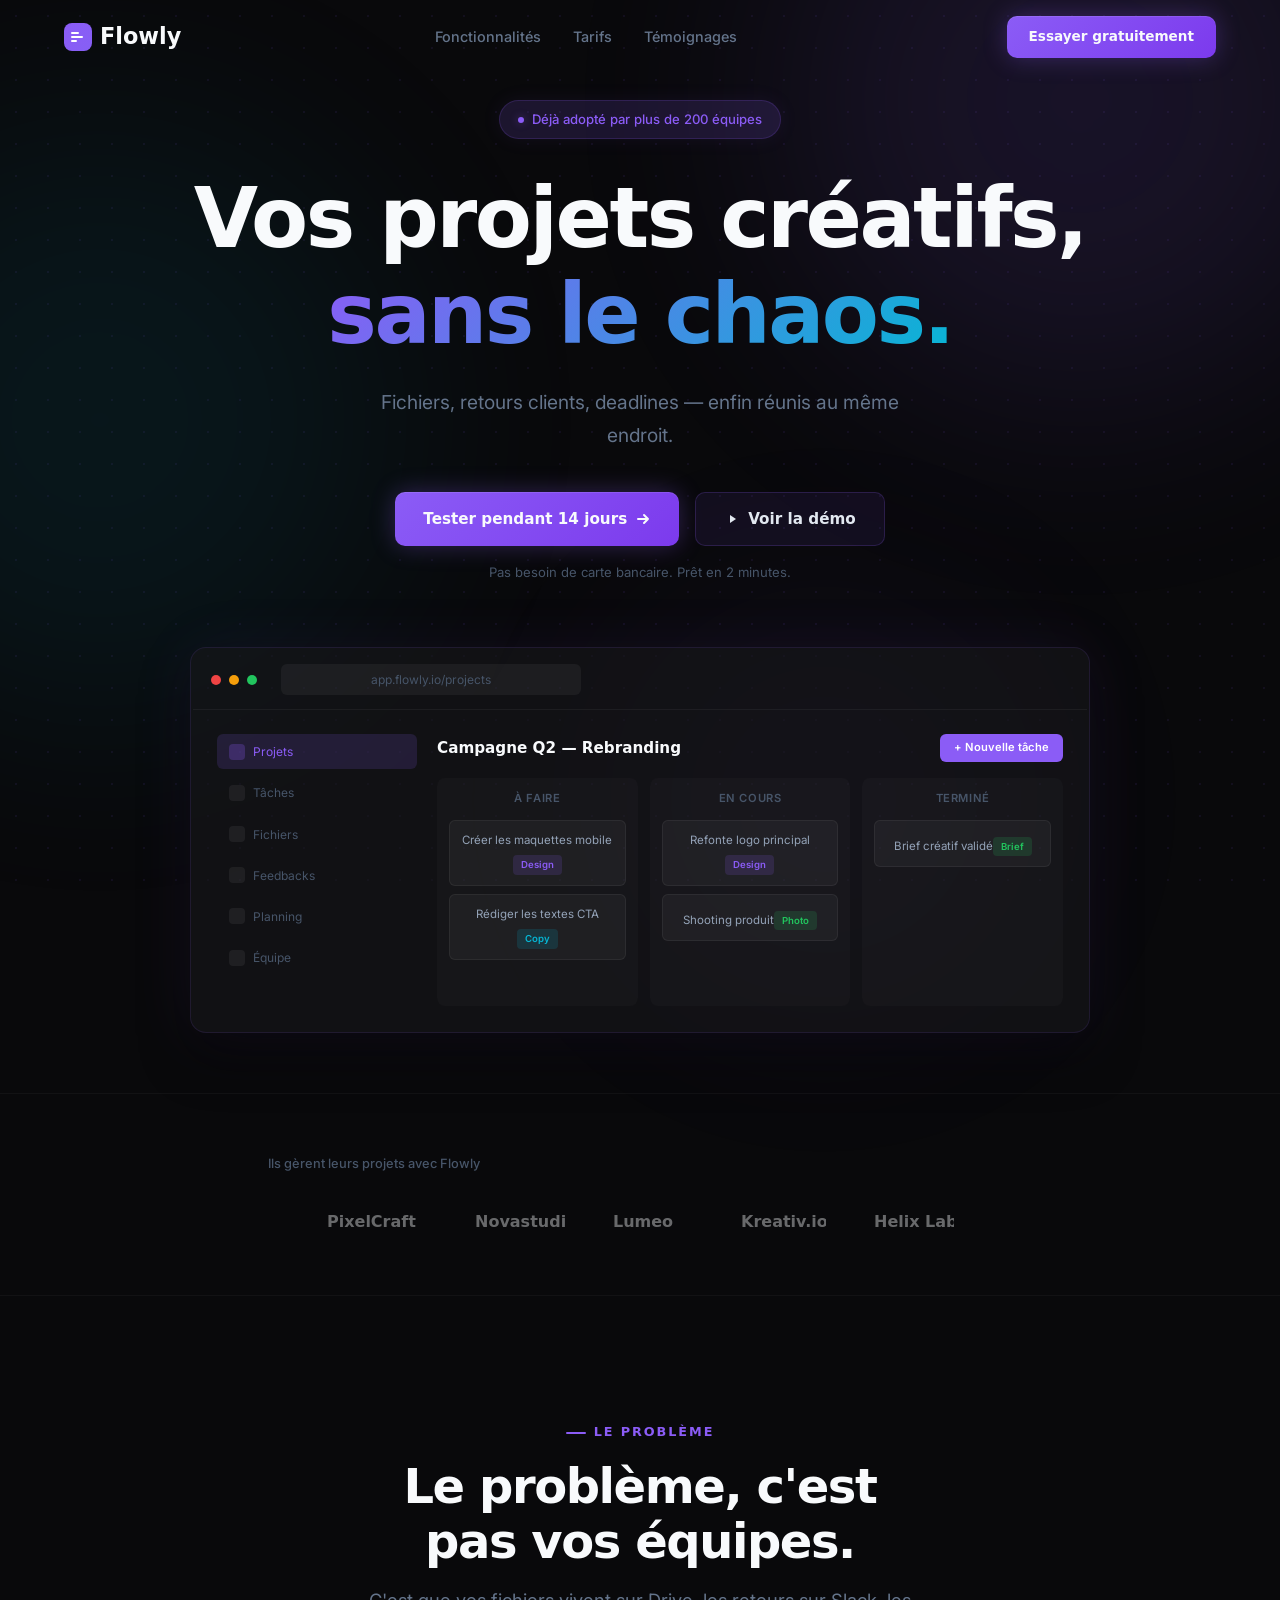
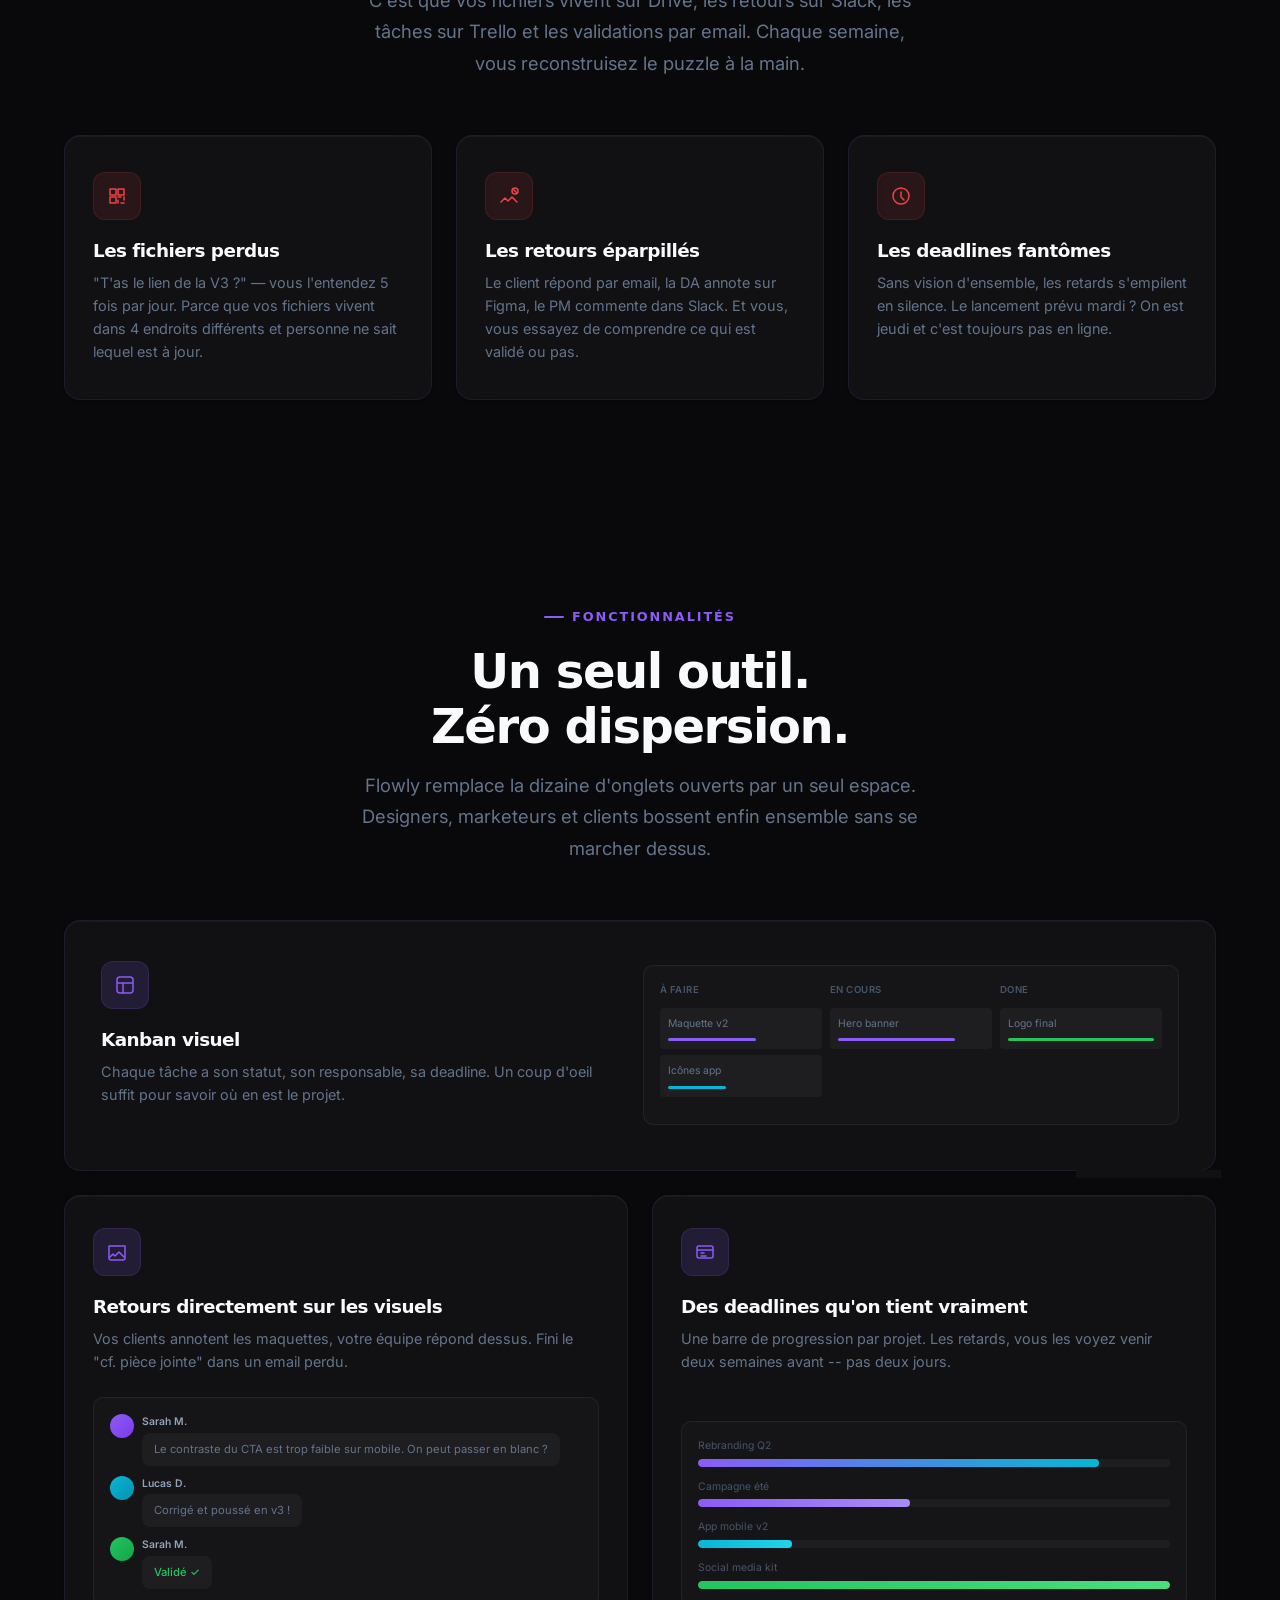
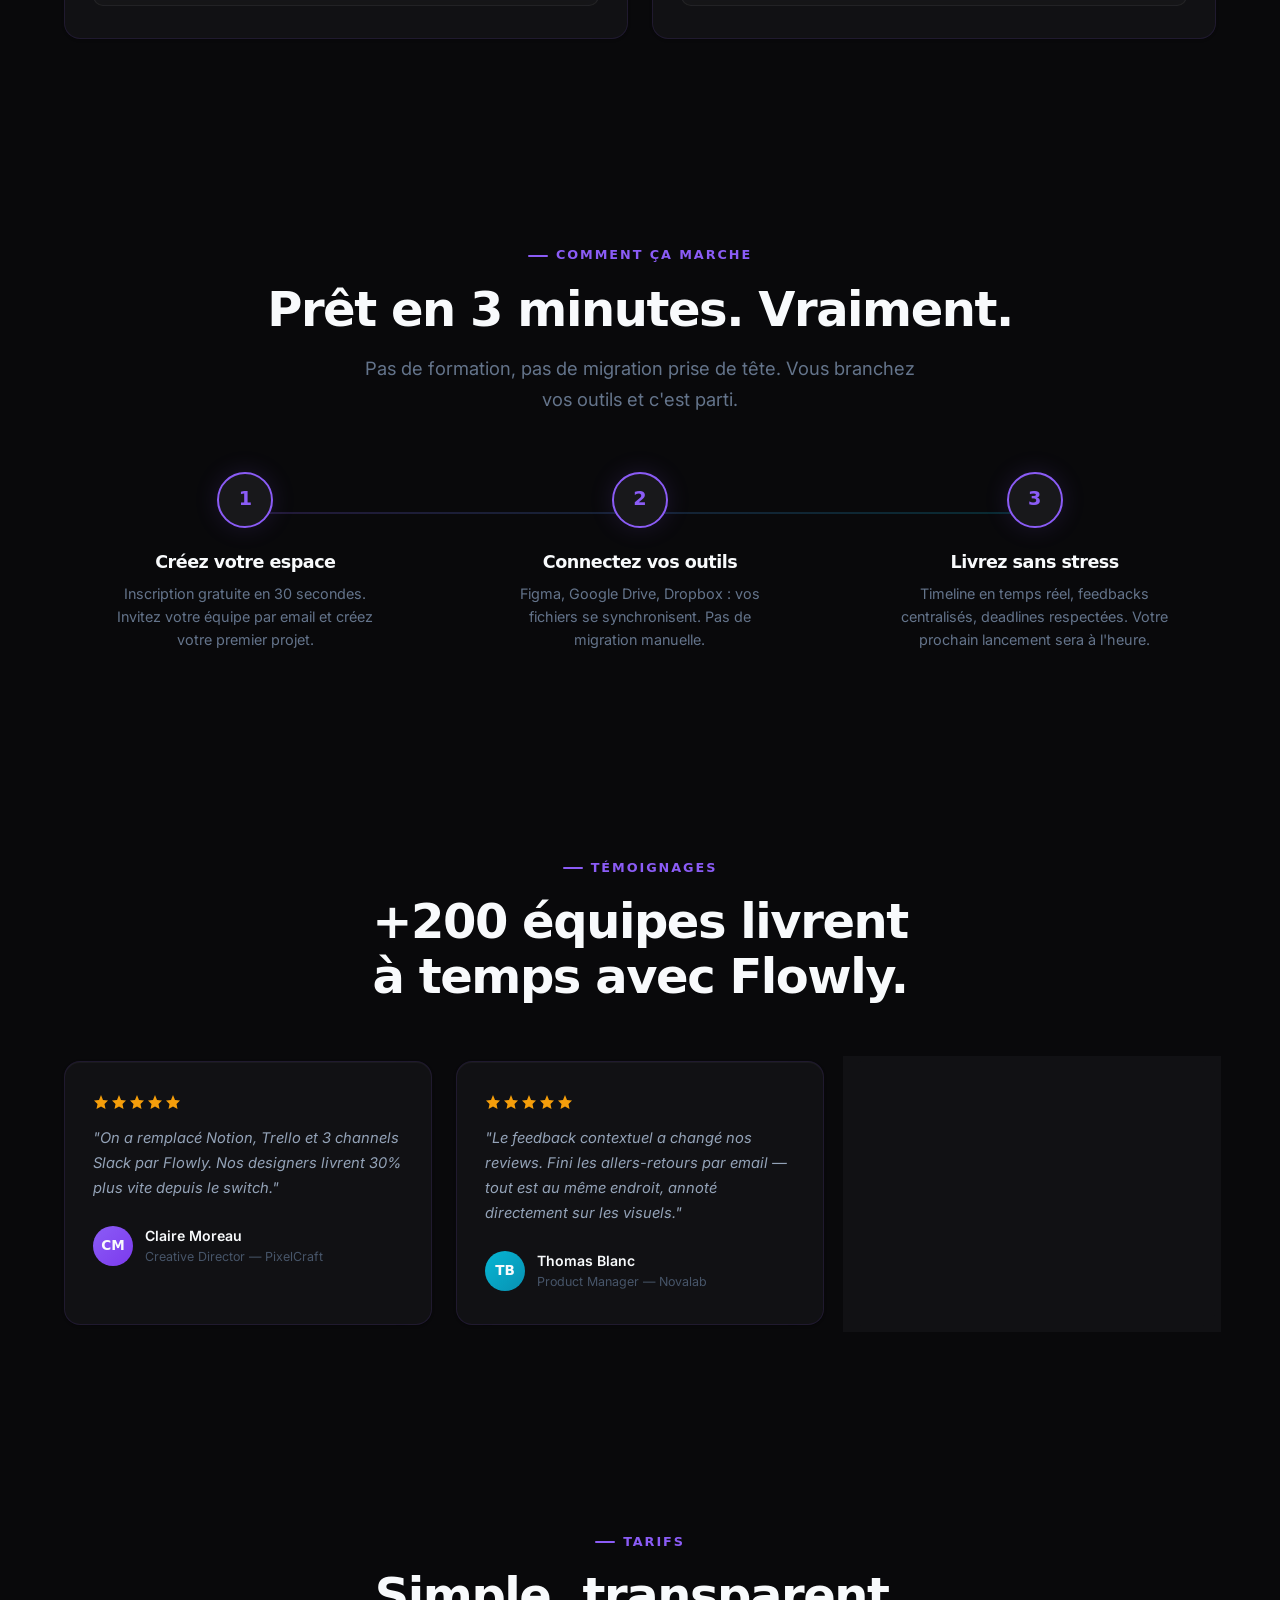
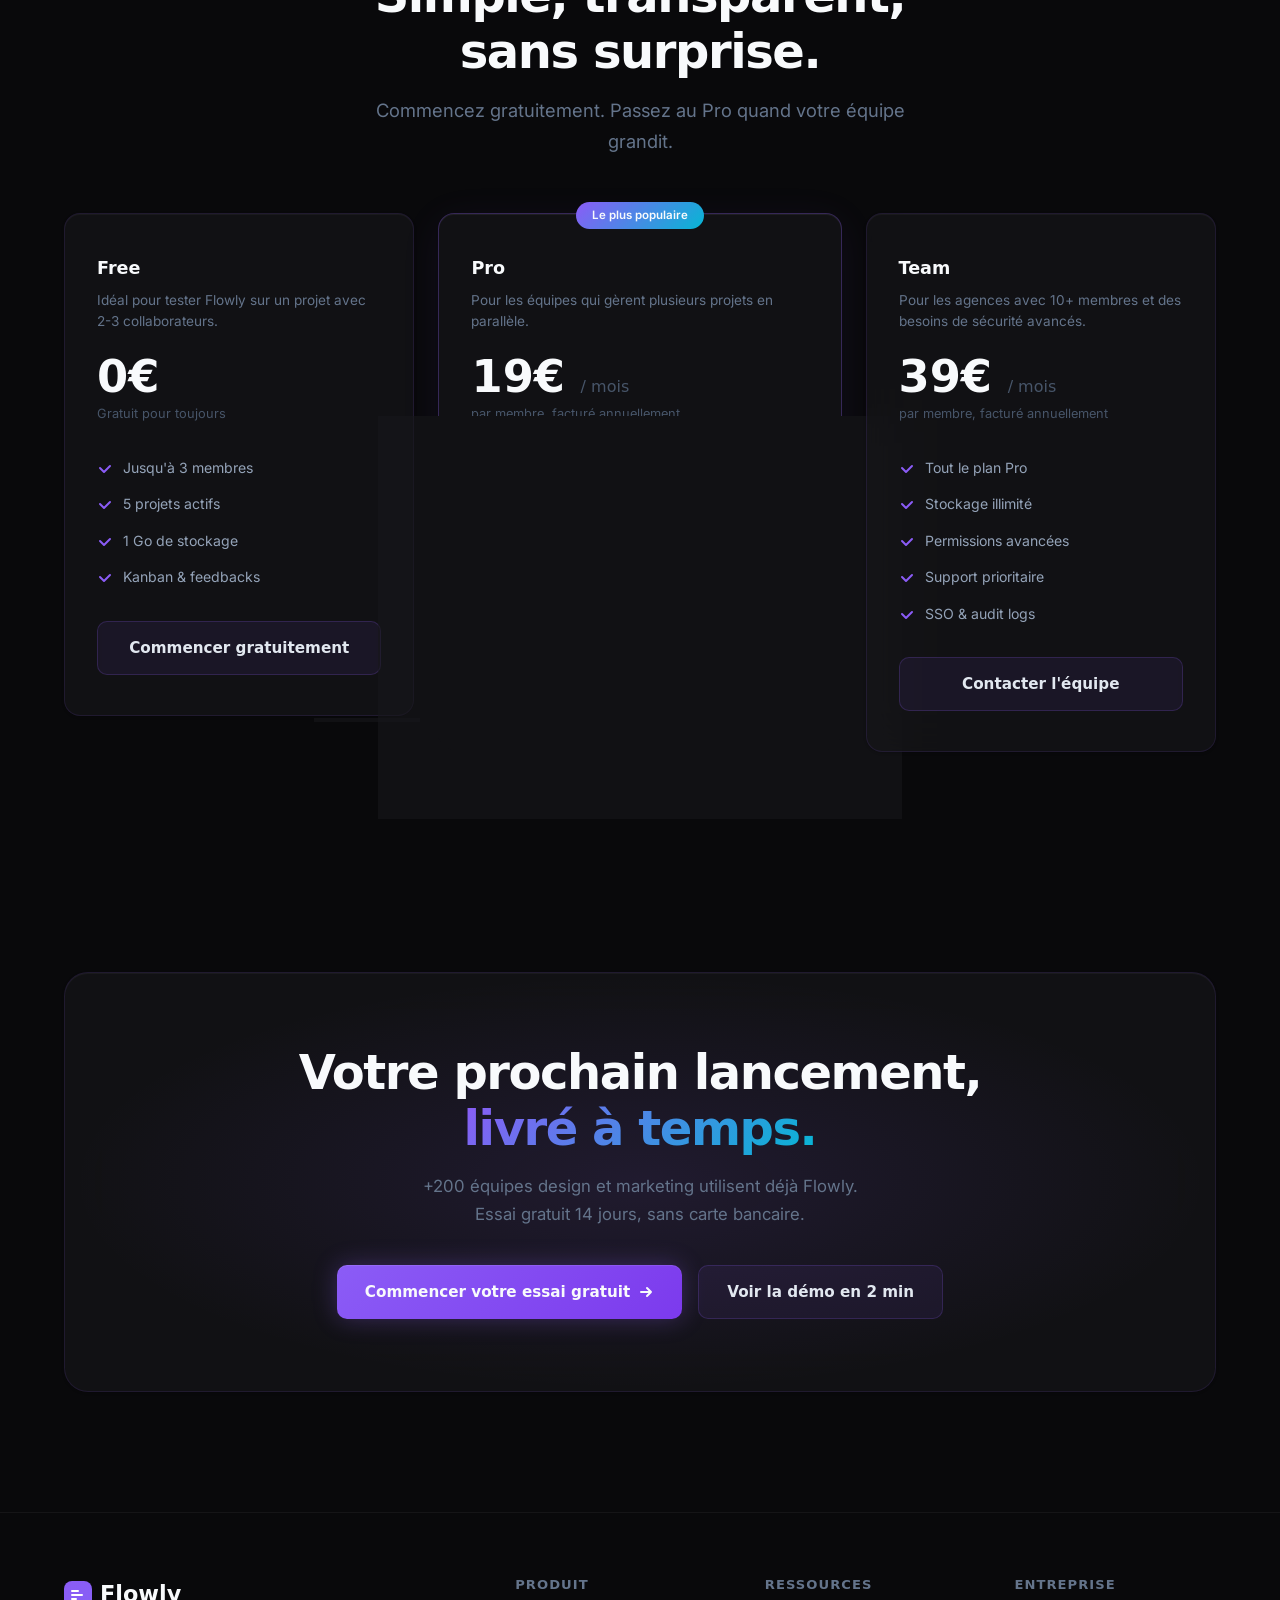
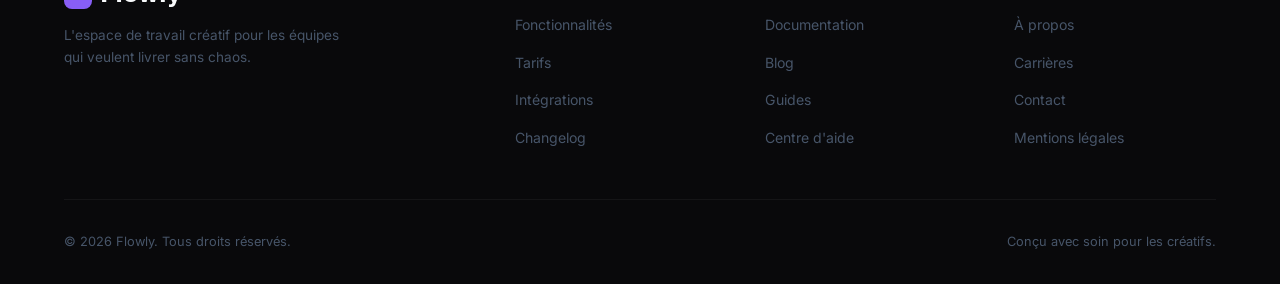
<file: Portfolio-SaaS/index.html>
<!DOCTYPE html>
<html lang="fr">
<head>
    <meta charset="UTF-8">
    <meta name="viewport" content="width=device-width, initial-scale=1.0">
    <meta name="robots" content="index, follow, max-snippet:160, max-image-preview:large">
    <meta name="theme-color" content="#09090B">
    <meta name="color-scheme" content="dark">
    <title>Flowly — L'outil que les équipes design attendaient pour gérer leurs projets</title>
    <meta name="description" content="Marre de jongler entre Slack, Drive et Trello ? Flowly réunit vos fichiers, retours clients et deadlines au même endroit. Testez 14 jours, c'est gratuit.">
    <link rel="canonical" href="https://flowly.io/">

    <!-- Open Graph -->
    <meta property="og:type" content="website">
    <meta property="og:title" content="Flowly — Vos projets créatifs, enfin sous contrôle">
    <meta property="og:description" content="Plus besoin de chercher le bon fichier ou de relancer par email. Flowly rassemble tout ce dont votre équipe a besoin pour livrer sereinement.">
    <meta property="og:url" content="https://flowly.io/">
    <meta property="og:site_name" content="Flowly">
    <meta property="og:locale" content="fr_FR">
    <meta property="og:image" content="https://flowly.io/og-image.png">
    <meta property="og:image:width" content="1200">
    <meta property="og:image:height" content="630">
    <meta property="og:image:alt" content="Flowly - Gestion de projets créatifs pour équipes design">

    <!-- Twitter Card -->
    <meta name="twitter:card" content="summary_large_image">
    <meta name="twitter:title" content="Flowly — Vos projets créatifs, enfin sous contrôle">
    <meta name="twitter:description" content="Plus de fichiers perdus ni de deadlines oubliées. Un seul endroit pour bosser ensemble.">
    <meta name="twitter:image" content="https://flowly.io/og-image.png">

    <!-- Structured Data -->
    <script type="application/ld+json">
    {
        "@context": "https://schema.org",
        "@type": "SoftwareApplication",
        "name": "Flowly",
        "applicationCategory": "ProjectManagement",
        "operatingSystem": "Web",
        "description": "Flowly rassemble fichiers, retours et deadlines dans un seul espace pensé pour les équipes créatives.",
        "url": "https://flowly.io",
        "offers": [
            {
                "@type": "Offer",
                "name": "Free",
                "price": "0",
                "priceCurrency": "EUR",
                "description": "Jusqu'à 3 membres, 5 projets actifs"
            },
            {
                "@type": "Offer",
                "name": "Pro",
                "price": "19",
                "priceCurrency": "EUR",
                "priceSpecification": {
                    "@type": "UnitPriceSpecification",
                    "price": "19",
                    "priceCurrency": "EUR",
                    "billingDuration": "P1M",
                    "unitText": "par membre"
                },
                "description": "Membres et projets illimités, 50 Go de stockage"
            },
            {
                "@type": "Offer",
                "name": "Team",
                "price": "39",
                "priceCurrency": "EUR",
                "priceSpecification": {
                    "@type": "UnitPriceSpecification",
                    "price": "39",
                    "priceCurrency": "EUR",
                    "billingDuration": "P1M",
                    "unitText": "par membre"
                },
                "description": "Stockage illimité, SSO, support prioritaire"
            }
        ],
        "aggregateRating": {
            "@type": "AggregateRating",
            "ratingValue": "4.9",
            "ratingCount": "200",
            "bestRating": "5"
        }
    }
    </script>

    <link rel="preconnect" href="https://fonts.googleapis.com">
    <link rel="preconnect" href="https://fonts.gstatic.com" crossorigin>
    <link href="https://fonts.googleapis.com/css2?family=General+Sans:wght@400;500;600;700;800&family=Inter:wght@400;500;600&display=swap" rel="stylesheet">
    <link rel="stylesheet" href="style.css">
</head>
<body>

<!-- Background effects -->
<div class="dot-grid"></div>
<div class="mesh-gradient mesh-1"></div>
<div class="mesh-gradient mesh-2"></div>
<div class="mesh-gradient mesh-3"></div>

<!-- ========== NAVBAR ========== -->
<header><nav class="navbar" id="navbar" aria-label="Navigation principale">
    <div class="container">
        <a href="#" class="nav-logo">
            <svg width="28" height="28" viewBox="0 0 28 28" fill="none">
                <rect width="28" height="28" rx="8" fill="url(#logo-grad)"/>
                <path d="M8 10h6M8 14h10M8 18h4" stroke="#fff" stroke-width="2" stroke-linecap="round"/>
                <defs><linearGradient id="logo-grad" x1="0" y1="0" x2="28" y2="28"><stop stop-color="#8B5CF6"/><stop offset="1" stop-color="#06B6D4"/></linearGradient></defs>
            </svg>
            Flowly
        </a>
        <ul class="nav-links">
            <li><a href="#features">Fonctionnalités</a></li>
            <li><a href="#pricing">Tarifs</a></li>
            <li><a href="#testimonials">Témoignages</a></li>
        </ul>
        <div class="nav-cta">
            <a href="#cta" class="btn btn-primary">Essayer gratuitement</a>
        </div>
        <button class="mobile-toggle" id="mobileToggle" aria-label="Ouvrir le menu">
            <svg width="24" height="24" viewBox="0 0 24 24" fill="none" stroke="currentColor" stroke-width="2" stroke-linecap="round"><line x1="3" y1="6" x2="21" y2="6"/><line x1="3" y1="12" x2="21" y2="12"/><line x1="3" y1="18" x2="21" y2="18"/></svg>
        </button>
    </div>
</nav></header>

<!-- Mobile menu -->
<div class="mobile-menu" id="mobileMenu">
    <button class="mobile-close" id="mobileClose" aria-label="Fermer le menu">&times;</button>
    <a href="#features" onclick="closeMobile()">Fonctionnalités</a>
    <a href="#pricing" onclick="closeMobile()">Tarifs</a>
    <a href="#testimonials" onclick="closeMobile()">Témoignages</a>
    <a href="#cta" class="btn btn-primary" onclick="closeMobile()">Essayer gratuitement</a>
</div>

<main>
<!-- ========== HERO ========== -->
<section class="hero" aria-label="Présentation de Flowly">
    <div class="container">
        <div class="hero-badge">
            <span class="dot"></span>
            Déjà adopté par plus de 200 équipes
        </div>
        <h1>Vos projets créatifs,<br><span class="gradient-text">sans le chaos.</span></h1>
        <p class="hero-subtitle">Fichiers, retours clients, deadlines — enfin réunis au même endroit.</p>
        <div class="hero-ctas">
            <a href="#cta" class="btn btn-primary">
                Tester pendant 14 jours
                <svg width="16" height="16" viewBox="0 0 16 16" fill="none" aria-hidden="true"><path d="M3 8h10m0 0L9 4m4 4L9 12" stroke="currentColor" stroke-width="2" stroke-linecap="round" stroke-linejoin="round"/></svg>
            </a>
            <a href="#how" class="btn btn-secondary">
                <svg width="16" height="16" viewBox="0 0 16 16" fill="none" aria-hidden="true"><polygon points="6,4 12,8 6,12" fill="currentColor"/></svg>
                Voir la démo
            </a>
        </div>
        <p class="hero-trust-note" style="font-size:0.82rem; color:var(--gray-500); margin-top:16px; animation: fadeInUp 0.8s ease-out 0.4s both;">Pas besoin de carte bancaire. Prêt en 2 minutes.</p>

        <!-- Product Mock -->
        <div class="hero-mock">
            <div class="hero-mock-inner">
                <div class="mock-toolbar">
                    <div class="mock-dot"></div>
                    <div class="mock-dot"></div>
                    <div class="mock-dot"></div>
                    <div class="mock-url">app.flowly.io/projects</div>
                </div>
                <div class="mock-content">
                    <div class="mock-sidebar">
                        <div class="mock-sidebar-item active"><div class="mock-sidebar-icon"></div>Projets</div>
                        <div class="mock-sidebar-item"><div class="mock-sidebar-icon"></div>Tâches</div>
                        <div class="mock-sidebar-item"><div class="mock-sidebar-icon"></div>Fichiers</div>
                        <div class="mock-sidebar-item"><div class="mock-sidebar-icon"></div>Feedbacks</div>
                        <div class="mock-sidebar-item"><div class="mock-sidebar-icon"></div>Planning</div>
                        <div class="mock-sidebar-item"><div class="mock-sidebar-icon"></div>Équipe</div>
                    </div>
                    <div class="mock-main">
                        <div class="mock-header-row">
                            <div class="mock-title">Campagne Q2 — Rebranding</div>
                            <div class="mock-btn">+ Nouvelle tâche</div>
                        </div>
                        <div class="mock-columns">
                            <div class="mock-column">
                                <div class="mock-col-title">À faire</div>
                                <div class="mock-task">Créer les maquettes mobile<span class="mock-task-tag tag-violet">Design</span></div>
                                <div class="mock-task">Rédiger les textes CTA<span class="mock-task-tag tag-cyan">Copy</span></div>
                            </div>
                            <div class="mock-column">
                                <div class="mock-col-title">En cours</div>
                                <div class="mock-task">Refonte logo principal<span class="mock-task-tag tag-violet">Design</span></div>
                                <div class="mock-task">Shooting produit<span class="mock-task-tag tag-green">Photo</span></div>
                            </div>
                            <div class="mock-column">
                                <div class="mock-col-title">Terminé</div>
                                <div class="mock-task">Brief créatif validé<span class="mock-task-tag tag-green">Brief</span></div>
                            </div>
                        </div>
                    </div>
                </div>
            </div>
        </div>
    </div>
</section>

<!-- ========== LOGOS ========== -->
<section class="logos-section">
    <div class="container">
        <p class="logos-label">Ils gèrent leurs projets avec Flowly</p>
        <div class="logos-grid">
            <svg width="100" height="28" viewBox="0 0 100 28"><text x="0" y="20" font-family="var(--font-display)" font-weight="700" font-size="16" fill="#F8FAFC">PixelCraft</text></svg>
            <svg width="90" height="28" viewBox="0 0 90 28"><text x="0" y="20" font-family="var(--font-display)" font-weight="700" font-size="16" fill="#F8FAFC">Novastudio</text></svg>
            <svg width="80" height="28" viewBox="0 0 80 28"><text x="0" y="20" font-family="var(--font-display)" font-weight="700" font-size="16" fill="#F8FAFC">Lumeo</text></svg>
            <svg width="85" height="28" viewBox="0 0 85 28"><text x="0" y="20" font-family="var(--font-display)" font-weight="700" font-size="16" fill="#F8FAFC">Kreativ.io</text></svg>
            <svg width="80" height="28" viewBox="0 0 80 28"><text x="0" y="20" font-family="var(--font-display)" font-weight="700" font-size="16" fill="#F8FAFC">Helix Lab</text></svg>
        </div>
    </div>
</section>

<!-- ========== PROBLEM ========== -->
<section class="problem-section" id="problem">
    <div class="container">
        <div class="reveal">
            <span class="section-label">Le problème</span>
            <h2>Le problème, c'est<br>pas vos équipes.</h2>
            <p class="section-subtitle" style="margin-top:16px;">C'est que vos fichiers vivent sur Drive, les retours sur Slack, les tâches sur Trello et les validations par email. Chaque semaine, vous reconstruisez le puzzle à la main.</p>
        </div>
        <div class="problem-grid">
            <div class="glass-card problem-card reveal">
                <div class="problem-icon">
                    <svg width="22" height="22" viewBox="0 0 22 22" fill="none" aria-hidden="true"><path d="M4 4h6v6H4zM12 4h6v6h-6zM4 12h6v6H4z" stroke="#EF4444" stroke-width="1.5" stroke-linecap="round" stroke-linejoin="round"/><path d="M12 12h6v6h-6z" stroke="#EF4444" stroke-width="1.5" stroke-linecap="round" stroke-linejoin="round" stroke-dasharray="3 3"/></svg>
                </div>
                <h3>Les fichiers perdus</h3>
                <p>"T'as le lien de la V3 ?" — vous l'entendez 5 fois par jour. Parce que vos fichiers vivent dans 4 endroits différents et personne ne sait lequel est à jour.</p>
            </div>
            <div class="glass-card problem-card reveal">
                <div class="problem-icon">
                    <svg width="22" height="22" viewBox="0 0 22 22" fill="none" aria-hidden="true"><path d="M3 17l4-4 3 3 4-4 5 5" stroke="#EF4444" stroke-width="1.5" stroke-linecap="round" stroke-linejoin="round"/><circle cx="17" cy="6" r="3" stroke="#EF4444" stroke-width="1.5"/><line x1="15" y1="4" x2="19" y2="8" stroke="#EF4444" stroke-width="1.5" stroke-linecap="round"/></svg>
                </div>
                <h3>Les retours éparpillés</h3>
                <p>Le client répond par email, la DA annote sur Figma, le PM commente dans Slack. Et vous, vous essayez de comprendre ce qui est validé ou pas.</p>
            </div>
            <div class="glass-card problem-card reveal">
                <div class="problem-icon">
                    <svg width="22" height="22" viewBox="0 0 22 22" fill="none" aria-hidden="true"><circle cx="11" cy="11" r="8" stroke="#EF4444" stroke-width="1.5"/><path d="M11 7v5l3 3" stroke="#EF4444" stroke-width="1.5" stroke-linecap="round" stroke-linejoin="round"/></svg>
                </div>
                <h3>Les deadlines fantômes</h3>
                <p>Sans vision d'ensemble, les retards s'empilent en silence. Le lancement prévu mardi ? On est jeudi et c'est toujours pas en ligne.</p>
            </div>
        </div>
    </div>
</section>

<!-- ========== FEATURES ========== -->
<section class="features-section" id="features">
    <div class="container">
        <div class="reveal">
            <span class="section-label">Fonctionnalités</span>
            <h2>Un seul outil.<br>Zéro dispersion.</h2>
            <p class="section-subtitle" style="margin-top:16px;">Flowly remplace la dizaine d'onglets ouverts par un seul espace. Designers, marketeurs et clients bossent enfin ensemble sans se marcher dessus.</p>
        </div>
        <div class="features-grid">
            <!-- Feature 1 -->
            <div class="glass-card feature-card reveal">
                <div class="feature-text-wrap">
                    <div class="feature-icon">
                        <svg width="22" height="22" viewBox="0 0 22 22" fill="none" aria-hidden="true"><rect x="3" y="3" width="16" height="16" rx="3" stroke="#8B5CF6" stroke-width="1.5"/><path d="M3 9h16M9 9v10" stroke="#8B5CF6" stroke-width="1.5"/></svg>
                    </div>
                    <h3>Kanban visuel</h3>
                    <p>Chaque tâche a son statut, son responsable, sa deadline. Un coup d'oeil suffit pour savoir où en est le projet.</p>
                </div>
                <div class="feature-mock">
                    <div class="mini-kanban">
                        <div class="mini-col">
                            <div class="mini-col-header">À faire</div>
                            <div class="mini-task">Maquette v2<div class="bar" style="background: var(--violet); width: 60%;"></div></div>
                            <div class="mini-task">Icônes app<div class="bar" style="background: var(--cyan); width: 40%;"></div></div>
                        </div>
                        <div class="mini-col">
                            <div class="mini-col-header">En cours</div>
                            <div class="mini-task">Hero banner<div class="bar" style="background: var(--violet); width: 80%;"></div></div>
                        </div>
                        <div class="mini-col">
                            <div class="mini-col-header">Done</div>
                            <div class="mini-task">Logo final<div class="bar" style="background: #22C55E; width: 100%;"></div></div>
                        </div>
                    </div>
                </div>
            </div>
            <!-- Feature 2 -->
            <div class="glass-card feature-card reveal">
                <div class="feature-icon">
                    <svg width="22" height="22" viewBox="0 0 22 22" fill="none" aria-hidden="true"><path d="M4 16l3-3 2 2 4-4 5 5" stroke="#8B5CF6" stroke-width="1.5" stroke-linecap="round" stroke-linejoin="round"/><path d="M3 5h16M3 5v12a2 2 0 002 2h12a2 2 0 002-2V5" stroke="#8B5CF6" stroke-width="1.5" stroke-linecap="round"/></svg>
                </div>
                <h3>Retours directement sur les visuels</h3>
                <p>Vos clients annotent les maquettes, votre équipe répond dessus. Fini le "cf. pièce jointe" dans un email perdu.</p>
                <div class="feature-mock">
                    <div class="comment-thread">
                        <div class="comment-bubble">
                            <div class="comment-avatar" style="background: linear-gradient(135deg, var(--violet), #7C3AED);"></div>
                            <div>
                                <div class="comment-name">Sarah M.</div>
                                <div class="comment-body">Le contraste du CTA est trop faible sur mobile. On peut passer en blanc ?</div>
                            </div>
                        </div>
                        <div class="comment-bubble">
                            <div class="comment-avatar" style="background: linear-gradient(135deg, var(--cyan), #0891B2);"></div>
                            <div>
                                <div class="comment-name">Lucas D.</div>
                                <div class="comment-body">Corrigé et poussé en v3 !</div>
                            </div>
                        </div>
                        <div class="comment-bubble">
                            <div class="comment-avatar" style="background: linear-gradient(135deg, #22C55E, #16A34A);"></div>
                            <div>
                                <div class="comment-name">Sarah M.</div>
                                <div class="comment-body" style="color: #22C55E; font-weight: 500;">Validé ✓</div>
                            </div>
                        </div>
                    </div>
                </div>
            </div>
            <!-- Feature 3 -->
            <div class="glass-card feature-card reveal">
                <div class="feature-icon">
                    <svg width="22" height="22" viewBox="0 0 22 22" fill="none" aria-hidden="true"><rect x="3" y="5" width="16" height="12" rx="2" stroke="#8B5CF6" stroke-width="1.5"/><path d="M3 9h16" stroke="#8B5CF6" stroke-width="1.5"/><path d="M7 12h3M7 15h5" stroke="#8B5CF6" stroke-width="1.5" stroke-linecap="round"/></svg>
                </div>
                <h3>Des deadlines qu'on tient vraiment</h3>
                <p>Une barre de progression par projet. Les retards, vous les voyez venir deux semaines avant -- pas deux jours.</p>
                <div class="feature-mock">
                    <div class="timeline-mock">
                        <div class="timeline-bar-group">
                            <div class="timeline-label">Rebranding Q2</div>
                            <div class="timeline-bar-bg"><div class="timeline-bar-fill" style="width: 85%; background: linear-gradient(90deg, var(--violet), var(--cyan));"></div></div>
                        </div>
                        <div class="timeline-bar-group">
                            <div class="timeline-label">Campagne été</div>
                            <div class="timeline-bar-bg"><div class="timeline-bar-fill" style="width: 45%; background: linear-gradient(90deg, var(--violet), #A78BFA);"></div></div>
                        </div>
                        <div class="timeline-bar-group">
                            <div class="timeline-label">App mobile v2</div>
                            <div class="timeline-bar-bg"><div class="timeline-bar-fill" style="width: 20%; background: linear-gradient(90deg, var(--cyan), #22D3EE);"></div></div>
                        </div>
                        <div class="timeline-bar-group">
                            <div class="timeline-label">Social media kit</div>
                            <div class="timeline-bar-bg"><div class="timeline-bar-fill" style="width: 100%; background: linear-gradient(90deg, #22C55E, #4ADE80);"></div></div>
                        </div>
                    </div>
                </div>
            </div>
        </div>
    </div>
</section>

<!-- ========== HOW IT WORKS ========== -->
<section class="steps-section" id="how">
    <div class="container">
        <div class="reveal">
            <span class="section-label">Comment ça marche</span>
            <h2>Prêt en 3 minutes. Vraiment.</h2>
            <p class="section-subtitle" style="margin-top:16px;">Pas de formation, pas de migration prise de tête. Vous branchez vos outils et c'est parti.</p>
        </div>
        <div class="steps-grid">
            <div class="step-card reveal">
                <div class="step-number">1</div>
                <h3>Créez votre espace</h3>
                <p>Inscription gratuite en 30 secondes. Invitez votre équipe par email et créez votre premier projet.</p>
            </div>
            <div class="step-card reveal">
                <div class="step-number">2</div>
                <h3>Connectez vos outils</h3>
                <p>Figma, Google Drive, Dropbox : vos fichiers se synchronisent. Pas de migration manuelle.</p>
            </div>
            <div class="step-card reveal">
                <div class="step-number">3</div>
                <h3>Livrez sans stress</h3>
                <p>Timeline en temps réel, feedbacks centralisés, deadlines respectées. Votre prochain lancement sera à l'heure.</p>
            </div>
        </div>
    </div>
</section>

<!-- ========== TESTIMONIALS ========== -->
<section class="testimonials-section" id="testimonials">
    <div class="container">
        <div class="reveal">
            <span class="section-label">Témoignages</span>
            <h2>+200 équipes livrent<br>à temps avec Flowly.</h2>
        </div>
        <div class="testimonials-grid">
            <div class="glass-card testimonial-card reveal">
                <div class="testimonial-stars">
                    <svg width="16" height="16" viewBox="0 0 16 16" fill="#F59E0B" aria-hidden="true"><polygon points="8,1 10,6 15,6.5 11.5,10 12.5,15 8,12.5 3.5,15 4.5,10 1,6.5 6,6"/></svg>
                    <svg width="16" height="16" viewBox="0 0 16 16" fill="#F59E0B" aria-hidden="true"><polygon points="8,1 10,6 15,6.5 11.5,10 12.5,15 8,12.5 3.5,15 4.5,10 1,6.5 6,6"/></svg>
                    <svg width="16" height="16" viewBox="0 0 16 16" fill="#F59E0B" aria-hidden="true"><polygon points="8,1 10,6 15,6.5 11.5,10 12.5,15 8,12.5 3.5,15 4.5,10 1,6.5 6,6"/></svg>
                    <svg width="16" height="16" viewBox="0 0 16 16" fill="#F59E0B" aria-hidden="true"><polygon points="8,1 10,6 15,6.5 11.5,10 12.5,15 8,12.5 3.5,15 4.5,10 1,6.5 6,6"/></svg>
                    <svg width="16" height="16" viewBox="0 0 16 16" fill="#F59E0B" aria-hidden="true"><polygon points="8,1 10,6 15,6.5 11.5,10 12.5,15 8,12.5 3.5,15 4.5,10 1,6.5 6,6"/></svg>
                </div>
                <p class="testimonial-text">"On a remplacé Notion, Trello et 3 channels Slack par Flowly. Nos designers livrent 30% plus vite depuis le switch."</p>
                <div class="testimonial-author">
                    <div class="testimonial-avatar" style="background: linear-gradient(135deg, var(--violet), #7C3AED);">CM</div>
                    <div>
                        <div class="testimonial-name">Claire Moreau</div>
                        <div class="testimonial-role">Creative Director — PixelCraft</div>
                    </div>
                </div>
            </div>
            <div class="glass-card testimonial-card reveal">
                <div class="testimonial-stars">
                    <svg width="16" height="16" viewBox="0 0 16 16" fill="#F59E0B" aria-hidden="true"><polygon points="8,1 10,6 15,6.5 11.5,10 12.5,15 8,12.5 3.5,15 4.5,10 1,6.5 6,6"/></svg>
                    <svg width="16" height="16" viewBox="0 0 16 16" fill="#F59E0B" aria-hidden="true"><polygon points="8,1 10,6 15,6.5 11.5,10 12.5,15 8,12.5 3.5,15 4.5,10 1,6.5 6,6"/></svg>
                    <svg width="16" height="16" viewBox="0 0 16 16" fill="#F59E0B" aria-hidden="true"><polygon points="8,1 10,6 15,6.5 11.5,10 12.5,15 8,12.5 3.5,15 4.5,10 1,6.5 6,6"/></svg>
                    <svg width="16" height="16" viewBox="0 0 16 16" fill="#F59E0B" aria-hidden="true"><polygon points="8,1 10,6 15,6.5 11.5,10 12.5,15 8,12.5 3.5,15 4.5,10 1,6.5 6,6"/></svg>
                    <svg width="16" height="16" viewBox="0 0 16 16" fill="#F59E0B" aria-hidden="true"><polygon points="8,1 10,6 15,6.5 11.5,10 12.5,15 8,12.5 3.5,15 4.5,10 1,6.5 6,6"/></svg>
                </div>
                <p class="testimonial-text">"Le feedback contextuel a changé nos reviews. Fini les allers-retours par email — tout est au même endroit, annoté directement sur les visuels."</p>
                <div class="testimonial-author">
                    <div class="testimonial-avatar" style="background: linear-gradient(135deg, var(--cyan), #0891B2);">TB</div>
                    <div>
                        <div class="testimonial-name">Thomas Blanc</div>
                        <div class="testimonial-role">Product Manager — Novalab</div>
                    </div>
                </div>
            </div>
            <div class="glass-card testimonial-card reveal">
                <div class="testimonial-stars">
                    <svg width="16" height="16" viewBox="0 0 16 16" fill="#F59E0B" aria-hidden="true"><polygon points="8,1 10,6 15,6.5 11.5,10 12.5,15 8,12.5 3.5,15 4.5,10 1,6.5 6,6"/></svg>
                    <svg width="16" height="16" viewBox="0 0 16 16" fill="#F59E0B" aria-hidden="true"><polygon points="8,1 10,6 15,6.5 11.5,10 12.5,15 8,12.5 3.5,15 4.5,10 1,6.5 6,6"/></svg>
                    <svg width="16" height="16" viewBox="0 0 16 16" fill="#F59E0B" aria-hidden="true"><polygon points="8,1 10,6 15,6.5 11.5,10 12.5,15 8,12.5 3.5,15 4.5,10 1,6.5 6,6"/></svg>
                    <svg width="16" height="16" viewBox="0 0 16 16" fill="#F59E0B" aria-hidden="true"><polygon points="8,1 10,6 15,6.5 11.5,10 12.5,15 8,12.5 3.5,15 4.5,10 1,6.5 6,6"/></svg>
                    <svg width="16" height="16" viewBox="0 0 16 16" fill="#F59E0B" aria-hidden="true"><polygon points="8,1 10,6 15,6.5 11.5,10 12.5,15 8,12.5 3.5,15 4.5,10 1,6.5 6,6"/></svg>
                </div>
                <p class="testimonial-text">"Je gère 6 clients en parallèle. Avant Flowly, je ratais au moins une deadline par mois. Depuis 4 mois, zéro retard."</p>
                <div class="testimonial-author">
                    <div class="testimonial-avatar" style="background: linear-gradient(135deg, #F59E0B, #D97706);">JR</div>
                    <div>
                        <div class="testimonial-name">Julie Renard</div>
                        <div class="testimonial-role">Directrice Artistique — Freelance</div>
                    </div>
                </div>
            </div>
        </div>
    </div>
</section>

<!-- ========== PRICING ========== -->
<section class="pricing-section" id="pricing">
    <div class="container">
        <div class="reveal">
            <span class="section-label">Tarifs</span>
            <h2>Simple, transparent,<br>sans surprise.</h2>
            <p class="section-subtitle" style="margin-top:16px;">Commencez gratuitement. Passez au Pro quand votre équipe grandit.</p>
        </div>
        <div class="pricing-grid">
            <!-- Free -->
            <div class="glass-card pricing-card reveal">
                <div class="pricing-name">Free</div>
                <div class="pricing-desc">Idéal pour tester Flowly sur un projet avec 2-3 collaborateurs.</div>
                <div class="pricing-price">0€</div>
                <div class="pricing-period">Gratuit pour toujours</div>
                <ul class="pricing-features">
                    <li><svg width="16" height="16" viewBox="0 0 16 16" fill="none"><path d="M3 8l4 4 6-6" stroke="currentColor" stroke-width="2" stroke-linecap="round" stroke-linejoin="round"/></svg>Jusqu'à 3 membres</li>
                    <li><svg width="16" height="16" viewBox="0 0 16 16" fill="none"><path d="M3 8l4 4 6-6" stroke="currentColor" stroke-width="2" stroke-linecap="round" stroke-linejoin="round"/></svg>5 projets actifs</li>
                    <li><svg width="16" height="16" viewBox="0 0 16 16" fill="none"><path d="M3 8l4 4 6-6" stroke="currentColor" stroke-width="2" stroke-linecap="round" stroke-linejoin="round"/></svg>1 Go de stockage</li>
                    <li><svg width="16" height="16" viewBox="0 0 16 16" fill="none"><path d="M3 8l4 4 6-6" stroke="currentColor" stroke-width="2" stroke-linecap="round" stroke-linejoin="round"/></svg>Kanban & feedbacks</li>
                </ul>
                <a href="#cta" class="btn btn-secondary">Commencer gratuitement</a>
            </div>
            <!-- Pro -->
            <div class="glass-card pricing-card popular reveal">
                <div class="pricing-popular-tag">Le plus populaire</div>
                <div class="pricing-name">Pro</div>
                <div class="pricing-desc">Pour les équipes qui gèrent plusieurs projets en parallèle.</div>
                <div class="pricing-price">19€ <span>/ mois</span></div>
                <div class="pricing-period">par membre, facturé annuellement</div>
                <ul class="pricing-features">
                    <li><svg width="16" height="16" viewBox="0 0 16 16" fill="none"><path d="M3 8l4 4 6-6" stroke="currentColor" stroke-width="2" stroke-linecap="round" stroke-linejoin="round"/></svg>Membres illimités</li>
                    <li><svg width="16" height="16" viewBox="0 0 16 16" fill="none"><path d="M3 8l4 4 6-6" stroke="currentColor" stroke-width="2" stroke-linecap="round" stroke-linejoin="round"/></svg>Projets illimités</li>
                    <li><svg width="16" height="16" viewBox="0 0 16 16" fill="none"><path d="M3 8l4 4 6-6" stroke="currentColor" stroke-width="2" stroke-linecap="round" stroke-linejoin="round"/></svg>50 Go de stockage</li>
                    <li><svg width="16" height="16" viewBox="0 0 16 16" fill="none"><path d="M3 8l4 4 6-6" stroke="currentColor" stroke-width="2" stroke-linecap="round" stroke-linejoin="round"/></svg>Timeline & deadlines</li>
                    <li><svg width="16" height="16" viewBox="0 0 16 16" fill="none"><path d="M3 8l4 4 6-6" stroke="currentColor" stroke-width="2" stroke-linecap="round" stroke-linejoin="round"/></svg>Intégrations Figma & Drive</li>
                </ul>
                <a href="#cta" class="btn btn-primary">Essayer 14 jours gratuits</a>
            </div>
            <!-- Team -->
            <div class="glass-card pricing-card reveal">
                <div class="pricing-name">Team</div>
                <div class="pricing-desc">Pour les agences avec 10+ membres et des besoins de sécurité avancés.</div>
                <div class="pricing-price">39€ <span>/ mois</span></div>
                <div class="pricing-period">par membre, facturé annuellement</div>
                <ul class="pricing-features">
                    <li><svg width="16" height="16" viewBox="0 0 16 16" fill="none"><path d="M3 8l4 4 6-6" stroke="currentColor" stroke-width="2" stroke-linecap="round" stroke-linejoin="round"/></svg>Tout le plan Pro</li>
                    <li><svg width="16" height="16" viewBox="0 0 16 16" fill="none"><path d="M3 8l4 4 6-6" stroke="currentColor" stroke-width="2" stroke-linecap="round" stroke-linejoin="round"/></svg>Stockage illimité</li>
                    <li><svg width="16" height="16" viewBox="0 0 16 16" fill="none"><path d="M3 8l4 4 6-6" stroke="currentColor" stroke-width="2" stroke-linecap="round" stroke-linejoin="round"/></svg>Permissions avancées</li>
                    <li><svg width="16" height="16" viewBox="0 0 16 16" fill="none"><path d="M3 8l4 4 6-6" stroke="currentColor" stroke-width="2" stroke-linecap="round" stroke-linejoin="round"/></svg>Support prioritaire</li>
                    <li><svg width="16" height="16" viewBox="0 0 16 16" fill="none"><path d="M3 8l4 4 6-6" stroke="currentColor" stroke-width="2" stroke-linecap="round" stroke-linejoin="round"/></svg>SSO & audit logs</li>
                </ul>
                <a href="#cta" class="btn btn-secondary">Contacter l'équipe</a>
            </div>
        </div>
    </div>
</section>

<!-- ========== FINAL CTA ========== -->
<section class="final-cta" id="cta">
    <div class="container">
        <div class="glass-card final-cta-inner reveal">
            <h2>Votre prochain lancement,<br><span class="gradient-text">livré à temps.</span></h2>
            <p>+200 équipes design et marketing utilisent déjà Flowly. Essai gratuit 14 jours, sans carte bancaire.</p>
            <div class="hero-ctas">
                <a href="#" class="btn btn-primary">
                    Commencer votre essai gratuit
                    <svg width="16" height="16" viewBox="0 0 16 16" fill="none" aria-hidden="true"><path d="M3 8h10m0 0L9 4m4 4L9 12" stroke="currentColor" stroke-width="2" stroke-linecap="round" stroke-linejoin="round"/></svg>
                </a>
                <a href="#" class="btn btn-secondary">Voir la démo en 2 min</a>
            </div>
        </div>
    </div>
</section>

</main>

<!-- Mobile Sticky CTA -->
<div class="sticky-mobile-cta" id="stickyMobileCta" aria-label="Action rapide">
    <a href="#cta" class="btn btn-primary">Essayer 14 jours gratuits</a>
</div>

<!-- ========== FOOTER ========== -->
<footer class="footer" role="contentinfo">
    <div class="container">
        <div class="footer-grid">
            <div class="footer-brand">
                <a href="#" class="nav-logo">
                    <svg width="28" height="28" viewBox="0 0 28 28" fill="none">
                        <rect width="28" height="28" rx="8" fill="url(#logo-grad2)"/>
                        <path d="M8 10h6M8 14h10M8 18h4" stroke="#fff" stroke-width="2" stroke-linecap="round"/>
                        <defs><linearGradient id="logo-grad2" x1="0" y1="0" x2="28" y2="28"><stop stop-color="#8B5CF6"/><stop offset="1" stop-color="#06B6D4"/></linearGradient></defs>
                    </svg>
                    Flowly
                </a>
                <p>L'espace de travail créatif pour les équipes qui veulent livrer sans chaos.</p>
            </div>
            <div class="footer-col">
                <h4>Produit</h4>
                <ul>
                    <li><a href="#features">Fonctionnalités</a></li>
                    <li><a href="#pricing">Tarifs</a></li>
                    <li><a href="#">Intégrations</a></li>
                    <li><a href="#">Changelog</a></li>
                </ul>
            </div>
            <div class="footer-col">
                <h4>Ressources</h4>
                <ul>
                    <li><a href="#">Documentation</a></li>
                    <li><a href="#">Blog</a></li>
                    <li><a href="#">Guides</a></li>
                    <li><a href="#">Centre d'aide</a></li>
                </ul>
            </div>
            <div class="footer-col">
                <h4>Entreprise</h4>
                <ul>
                    <li><a href="#">À propos</a></li>
                    <li><a href="#">Carrières</a></li>
                    <li><a href="#">Contact</a></li>
                    <li><a href="#">Mentions légales</a></li>
                </ul>
            </div>
        </div>
        <div class="footer-bottom">
            <span>&copy; 2026 Flowly. Tous droits réservés.</span>
            <span>Conçu avec soin pour les créatifs.</span>
        </div>
    </div>
</footer>

<script src="script.js"></script>
</body>
</html>
</file>
<file: Portfolio-CoachBusiness/style.css>
/* ----------------------------------------
           SKIP LINK
           ---------------------------------------- */
        .skip-link {
            position: absolute;
            top: -100%;
            left: 1rem;
            z-index: 999;
            padding: 0.75rem 1.5rem;
            background-color: var(--accent);
            color: var(--white);
            font-weight: 600;
            border-radius: 0 0 8px 8px;
            transition: top 0.2s ease;
        }

        .skip-link:focus {
            top: 0;
        }
        /* ----------------------------------------
           CUSTOM PROPERTIES
           ---------------------------------------- */
        :root {
            --bg: #FAFAF9;
            --bg-alt: #F3F3F1;
            --black: #111111;
            --text: #111111;
            --text-secondary: #555555;
            --text-tertiary: #888888;
            --accent: #1D4ED8;
            --accent-hover: #1740B0;
            --border: #E2E2DF;
            --white: #FFFFFF;

            --font: 'Outfit', -apple-system, BlinkMacSystemFont, 'Segoe UI', sans-serif;

            --space-xs: 0.5rem;
            --space-s: 1rem;
            --space-m: 1.5rem;
            --space-l: 2.5rem;
            --space-xl: 4rem;
            --space-2xl: 6rem;
            --space-3xl: 10rem;

            --max-w: 1280px;
            --radius: 8px;
        }

        /* ----------------------------------------
           RESET
           ---------------------------------------- */
        *, *::before, *::after {
            margin: 0;
            padding: 0;
            box-sizing: border-box;
        }

        html {
            scroll-behavior: smooth;
            -webkit-font-smoothing: antialiased;
            -moz-osx-font-smoothing: grayscale;
        }

        body {
            font-family: var(--font);
            font-size: 16px;
            line-height: 1.6;
            color: var(--text);
            background-color: var(--bg);
            overflow-x: hidden;
        }

        ::selection {
            background-color: var(--accent);
            color: var(--white);
        }

        img, svg { display: block; max-width: 100%; }

        a {
            color: inherit;
            text-decoration: none;
        }

        button {
            font-family: inherit;
            cursor: pointer;
            border: none;
            background: none;
        }

        button, a {
            touch-action: manipulation;
        }

        /* ----------------------------------------
           TYPOGRAPHY
           ---------------------------------------- */
        h1, h2, h3, h4 {
            font-family: var(--font);
            font-weight: 800;
            line-height: 1.05;
            letter-spacing: -0.03em;
            color: var(--text);
            text-wrap: balance;
        }

        h1 {
            font-size: clamp(2.8rem, 7vw, 5.5rem);
            font-weight: 900;
        }

        h2 {
            font-size: clamp(2rem, 4.5vw, 3.5rem);
        }

        h3 {
            font-size: clamp(1.2rem, 2vw, 1.5rem);
            font-weight: 700;
            letter-spacing: -0.02em;
        }

        p {
            font-size: clamp(1rem, 1.1vw, 1.125rem);
            color: var(--text-secondary);
            line-height: 1.7;
        }

        /* ----------------------------------------
           LAYOUT
           ---------------------------------------- */
        .container {
            width: 100%;
            max-width: var(--max-w);
            margin: 0 auto;
            padding: 0 var(--space-m);
        }

        section {
            padding: var(--space-2xl) 0;
        }

        [id] {
            scroll-margin-top: 5rem;
        }

        /* ----------------------------------------
           LABEL
           ---------------------------------------- */
        .label {
            font-size: 0.8rem;
            font-weight: 600;
            letter-spacing: 0.08em;
            text-transform: uppercase;
            color: var(--accent);
            display: inline-block;
            margin-bottom: var(--space-s);
        }

        /* ----------------------------------------
           BUTTONS
           ---------------------------------------- */
        .btn {
            display: inline-flex;
            align-items: center;
            gap: 0.5rem;
            font-family: var(--font);
            font-size: 0.95rem;
            font-weight: 600;
            padding: 1rem 2rem;
            border-radius: var(--radius);
            transition: background-color 0.25s ease;
        }

        .btn--primary {
            background-color: var(--accent);
            color: var(--white);
        }

        .btn--primary:hover {
            background-color: var(--accent-hover);
        }

        .btn--primary:focus-visible {
            outline: 2px solid var(--accent);
            outline-offset: 3px;
        }

        .btn svg {
            width: 18px;
            height: 18px;
            transition: transform 0.25s ease;
        }

        .btn:hover svg {
            transform: translateX(3px);
        }

        /* ----------------------------------------
           NAVIGATION
           ---------------------------------------- */
        .nav {
            position: fixed;
            top: 0;
            left: 0;
            right: 0;
            z-index: 100;
            padding: 1.2rem 0;
            transition: padding 0.3s ease, background-color 0.3s ease, box-shadow 0.3s ease;
        }

        .nav--scrolled {
            background-color: rgba(250, 250, 249, 0.92);
            backdrop-filter: blur(16px);
            -webkit-backdrop-filter: blur(16px);
            padding: 0.8rem 0;
            box-shadow: 0 1px 0 var(--border);
        }

        .nav__inner {
            display: flex;
            align-items: center;
            justify-content: space-between;
            max-width: var(--max-w);
            margin: 0 auto;
            padding: 0 var(--space-m);
        }

        .nav__brand {
            font-size: 1.15rem;
            font-weight: 700;
            letter-spacing: -0.02em;
            color: var(--text);
        }

        .nav__links {
            display: none;
            list-style: none;
            gap: var(--space-l);
            align-items: center;
        }

        .nav__links a {
            font-size: 0.875rem;
            font-weight: 500;
            color: var(--text-secondary);
            transition: color 0.2s ease;
        }

        .nav__links a:hover {
            color: var(--text);
        }

        .nav__links a:focus-visible {
            outline: 2px solid var(--accent);
            outline-offset: 2px;
        }

        .nav__cta {
            display: none;
        }

        .nav__cta .btn {
            padding: 0.65rem 1.4rem;
            font-size: 0.85rem;
        }

        /* Mobile menu button */
        .nav__menu-btn {
            display: flex;
            flex-direction: column;
            gap: 5px;
            padding: 6px;
        }

        .nav__menu-btn:focus-visible {
            outline: 2px solid var(--accent);
            outline-offset: 3px;
        }

        .nav__menu-btn span {
            display: block;
            width: 22px;
            height: 1.5px;
            background-color: var(--text);
            transition: transform 0.3s ease, opacity 0.3s ease;
        }

        /* Mobile menu */
        .nav__mobile {
            position: fixed;
            top: 0;
            right: 0;
            width: 100%;
            height: 100dvh;
            background-color: var(--bg);
            display: flex;
            flex-direction: column;
            align-items: center;
            justify-content: center;
            gap: var(--space-l);
            transform: translateX(100%);
            transition: transform 0.4s cubic-bezier(0.25, 0.46, 0.45, 0.94);
            z-index: 200;
            overscroll-behavior: contain;
        }

        .nav__mobile.active {
            transform: translateX(0);
        }

        .nav__mobile a {
            font-size: 1.5rem;
            font-weight: 700;
            color: var(--text);
            letter-spacing: -0.02em;
            transition: color 0.2s ease;
        }

        .nav__mobile a:hover {
            color: var(--accent);
        }

        .nav__mobile-close {
            position: absolute;
            top: 1.5rem;
            right: 1.5rem;
            width: 40px;
            height: 40px;
            display: flex;
            align-items: center;
            justify-content: center;
        }

        .nav__mobile-close span {
            display: block;
            width: 22px;
            height: 1.5px;
            background-color: var(--text);
            position: absolute;
        }

        .nav__mobile-close span:first-child { transform: rotate(45deg); }
        .nav__mobile-close span:last-child { transform: rotate(-45deg); }

        @media (min-width: 768px) {
            .nav__links { display: flex; }
            .nav__cta { display: inline-flex; }
            .nav__menu-btn { display: none; }
        }

        /* ----------------------------------------
           HERO
           ---------------------------------------- */
        .hero {
            min-height: 100dvh;
            display: flex;
            align-items: center;
            padding: var(--space-3xl) 0 var(--space-2xl);
            text-align: center;
            position: relative;
            overflow: hidden;
        }

        .hero__content {
            max-width: 900px;
            margin: 0 auto;
            position: relative;
            z-index: 2;
        }

        /* Éléments décoratifs hero */
        .hero__deco {
            position: absolute;
            pointer-events: none;
            z-index: 1;
        }
        .hero__deco--circle {
            width: 320px;
            height: 320px;
            border-radius: 50%;
            border: 1px solid rgba(29, 78, 216, 0.08);
            top: 15%;
            right: -60px;
            animation: floatSlow 8s ease-in-out infinite;
        }
        .hero__deco--circle-2 {
            width: 200px;
            height: 200px;
            border-radius: 50%;
            border: 1px solid rgba(29, 78, 216, 0.06);
            bottom: 20%;
            left: -40px;
            animation: floatSlow 10s ease-in-out infinite reverse;
        }
        .hero__deco--dot-cluster {
            top: 25%;
            left: 8%;
            display: grid;
            grid-template-columns: repeat(3, 6px);
            gap: 10px;
        }
        .hero__deco--dot-cluster span {
            width: 6px;
            height: 6px;
            border-radius: 50%;
            background: rgba(29, 78, 216, 0.15);
        }
        .hero__deco--dot-cluster-2 {
            bottom: 28%;
            right: 10%;
            display: grid;
            grid-template-columns: repeat(4, 5px);
            gap: 8px;
        }
        .hero__deco--dot-cluster-2 span {
            width: 5px;
            height: 5px;
            border-radius: 50%;
            background: rgba(17, 17, 17, 0.08);
        }
        .hero__deco--line {
            top: 40%;
            right: 5%;
            width: 80px;
            height: 1px;
            background: rgba(29, 78, 216, 0.12);
            transform: rotate(-30deg);
        }
        .hero__deco--line-2 {
            bottom: 35%;
            left: 5%;
            width: 60px;
            height: 1px;
            background: rgba(29, 78, 216, 0.10);
            transform: rotate(45deg);
        }
        .hero__deco--plus {
            top: 18%;
            left: 15%;
            font-size: 1.2rem;
            color: rgba(29, 78, 216, 0.12);
            font-weight: 300;
        }
        .hero__deco--plus-2 {
            bottom: 25%;
            right: 15%;
            font-size: 1rem;
            color: rgba(29, 78, 216, 0.10);
            font-weight: 300;
        }
        @keyframes floatSlow {
            0%, 100% { transform: translateY(0); }
            50% { transform: translateY(-15px); }
        }
        @media (max-width: 768px) {
            .hero__deco { display: none; }
        }

        .hero__label {
            opacity: 0;
            transform: translateY(16px);
            animation: fadeUp 0.7s 0.2s ease forwards;
        }

        .hero__title {
            margin-top: var(--space-xs);
            opacity: 0;
            transform: translateY(20px);
            animation: fadeUp 0.7s 0.35s ease forwards;
        }

        .hero__title span {
            color: var(--accent);
        }

        .hero__subtitle {
            margin-top: var(--space-m);
            font-size: clamp(1.05rem, 1.3vw, 1.25rem);
            max-width: 560px;
            margin-left: auto;
            margin-right: auto;
            opacity: 0;
            transform: translateY(16px);
            animation: fadeUp 0.7s 0.5s ease forwards;
        }

        .hero__cta {
            margin-top: var(--space-l);
            opacity: 0;
            transform: translateY(16px);
            animation: fadeUp 0.7s 0.65s ease forwards;
        }

        @keyframes fadeUp {
            to {
                opacity: 1;
                transform: translateY(0);
            }
        }

        /* ----------------------------------------
           SOCIAL PROOF BAND
           ---------------------------------------- */
        .proof {
            padding: var(--space-xl) 0;
            border-top: 1px solid var(--border);
            border-bottom: 1px solid var(--border);
        }

        .proof__grid {
            display: grid;
            grid-template-columns: 1fr 1fr;
            gap: var(--space-l) var(--space-m);
        }

        .proof__item {
            display: flex;
            flex-direction: column;
            gap: 0.25rem;
        }

        .proof__number {
            font-size: clamp(1.8rem, 3vw, 2.5rem);
            font-weight: 900;
            letter-spacing: -0.03em;
            color: var(--text);
            line-height: 1;
            font-variant-numeric: tabular-nums;
        }

        .proof__text {
            font-size: 0.85rem;
            color: var(--text-tertiary);
            font-weight: 400;
        }

        @media (min-width: 640px) {
            .proof__grid {
                grid-template-columns: 1fr 0.9fr 0.9fr 1.2fr;
                gap: var(--space-l);
            }
        }

        /* ----------------------------------------
           PROBLEM SECTION
           ---------------------------------------- */
        .problem {
            padding: var(--space-2xl) 0;
        }

        .problem__header {
            max-width: 600px;
            margin-bottom: var(--space-xl);
        }

        .problem__grid {
            display: grid;
            gap: 1px;
            background-color: var(--border);
        }

        .problem__card {
            background-color: var(--bg);
            padding: var(--space-l) var(--space-m);
        }

        .problem__card h3 {
            margin-bottom: 0.75rem;
        }

        .problem__card p {
            font-size: 0.95rem;
            line-height: 1.65;
        }

        @media (min-width: 768px) {
            .problem__grid {
                grid-template-columns: 1.2fr 1fr 1fr;
            }
        }

        /* ----------------------------------------
           SOLUTION SECTION
           ---------------------------------------- */
        .solution {
            padding: var(--space-2xl) 0;
            background-color: var(--bg-alt);
        }

        .solution__layout {
            display: grid;
            gap: var(--space-xl);
            align-items: start;
        }

        .solution__left {
            max-width: 500px;
        }

        .solution__left h2 {
            margin-bottom: var(--space-m);
        }

        .solution__left p {
            margin-bottom: var(--space-s);
        }

        .solution__right {
            display: flex;
            flex-direction: column;
            gap: var(--space-m);
        }

        .solution__point {
            display: flex;
            gap: var(--space-s);
            align-items: flex-start;
        }

        .solution__point-marker {
            flex-shrink: 0;
            width: 8px;
            height: 8px;
            border-radius: 50%;
            background-color: var(--accent);
            margin-top: 0.5rem;
        }

        .solution__point-content h3 {
            margin-bottom: 0.3rem;
        }

        .solution__point-content p {
            font-size: 0.95rem;
        }

        @media (min-width: 768px) {
            .solution__layout {
                grid-template-columns: 1.15fr 1fr;
                gap: var(--space-3xl);
            }
        }

        /* ----------------------------------------
           METHOD SECTION
           ---------------------------------------- */
        .method {
            padding: var(--space-2xl) 0;
        }

        .method__header {
            max-width: 500px;
            margin-bottom: var(--space-xl);
        }

        .method__steps {
            display: grid;
            gap: 0;
        }

        .method__step {
            display: grid;
            grid-template-columns: auto 1fr;
            gap: var(--space-m);
            padding: var(--space-l) 0;
            border-top: 1px solid var(--border);
            align-items: start;
        }

        .method__step:last-child {
            border-bottom: 1px solid var(--border);
        }

        .method__step-num {
            font-size: clamp(3rem, 5vw, 4.5rem);
            font-weight: 900;
            letter-spacing: -0.04em;
            line-height: 1;
            color: var(--bg-alt);
            -webkit-text-stroke: 1.5px var(--border);
            min-width: 80px;
        }

        .method__step-content {
            padding-top: 0.5rem;
        }

        .method__step-content h3 {
            font-size: clamp(1.3rem, 2vw, 1.6rem);
            margin-bottom: 0.5rem;
        }

        .method__step-content p {
            max-width: 480px;
            font-size: 0.95rem;
        }

        @media (min-width: 768px) {
            .method__step {
                grid-template-columns: 120px 1fr;
                gap: var(--space-l);
                padding: var(--space-xl) 0;
            }

            .method__step-num {
                min-width: 120px;
                text-align: right;
            }

            .method__step:nth-child(even) .method__step-content {
                padding-left: var(--space-xl);
            }
        }

        /* ----------------------------------------
           TESTIMONIALS
           ---------------------------------------- */
        .temoignages {
            padding: var(--space-2xl) 0;
            background-color: var(--bg-alt);
        }

        .temoignages__header {
            margin-bottom: var(--space-xl);
        }

        .temoignages__grid {
            display: grid;
            gap: var(--space-m);
        }

        .temoignage-card {
            background-color: var(--white);
            border: 1px solid var(--border);
            border-radius: var(--radius);
            padding: var(--space-l);
            display: flex;
            flex-direction: column;
            gap: var(--space-m);
        }

        .temoignage-card blockquote {
            font-size: 1.05rem;
            line-height: 1.65;
            color: var(--text);
            font-weight: 400;
            font-style: normal;
        }

        .temoignage-card blockquote::before {
            content: '\201C';
            font-size: 2rem;
            font-weight: 800;
            color: var(--text-tertiary);
            line-height: 0.5;
            display: block;
            margin-bottom: 0.75rem;
        }

        .temoignage-card__author {
            display: flex;
            flex-direction: column;
            gap: 0.1rem;
            border-top: 1px solid var(--border);
            padding-top: var(--space-s);
        }

        .temoignage-card__name {
            font-size: 0.95rem;
            font-weight: 700;
            color: var(--text);
        }

        .temoignage-card__role {
            font-size: 0.8rem;
            color: var(--text-tertiary);
        }

        @media (min-width: 768px) {
            .temoignages__grid {
                grid-template-columns: 1.1fr 1fr 0.9fr;
                gap: var(--space-m);
            }
        }

        /* ----------------------------------------
           ABOUT
           ---------------------------------------- */
        .about {
            padding: var(--space-2xl) 0;
        }

        .about__layout {
            display: grid;
            gap: var(--space-xl);
            align-items: start;
        }

        .about__photo {
            width: 100%;
            max-width: 360px;
            aspect-ratio: 3/4;
            background-color: var(--bg-alt);
            border-radius: 2px;
            display: flex;
            align-items: center;
            justify-content: center;
            overflow: hidden;
            border: 1px solid var(--border);
        }

        .about__photo-initials {
            font-size: 4rem;
            font-weight: 900;
            letter-spacing: -0.04em;
            color: var(--border);
        }

        .about__text h2 {
            margin-bottom: var(--space-m);
        }

        .about__text p {
            margin-bottom: var(--space-s);
            max-width: 520px;
        }

        .about__credentials {
            display: flex;
            flex-wrap: wrap;
            gap: 0.5rem;
            margin-top: var(--space-m);
        }

        .about__tag {
            font-size: 0.8rem;
            font-weight: 500;
            padding: 0.4rem 0.9rem;
            border: 1px solid var(--border);
            border-radius: 100px;
            color: var(--text-secondary);
        }

        @media (min-width: 768px) {
            .about__layout {
                grid-template-columns: 1fr 1.4fr;
                gap: var(--space-3xl);
            }
        }

        /* ----------------------------------------
           FINAL CTA
           ---------------------------------------- */
        .cta-final {
            padding: var(--space-3xl) 0;
            text-align: center;
        }

        .cta-final h2 {
            font-size: clamp(2.2rem, 5vw, 4rem);
            margin-bottom: var(--space-s);
        }

        .cta-final p {
            max-width: 480px;
            margin: 0 auto var(--space-l);
            font-size: 1.05rem;
        }

        /* ----------------------------------------
           FOOTER
           ---------------------------------------- */
        .footer {
            border-top: 1px solid var(--border);
            padding: var(--space-l) 0;
        }

        .footer__inner {
            display: flex;
            flex-direction: column;
            gap: var(--space-s);
            align-items: center;
            text-align: center;
        }

        .footer__brand {
            font-size: 0.95rem;
            font-weight: 700;
            letter-spacing: -0.02em;
        }

        .footer__copy {
            font-size: 0.8rem;
            color: var(--text-tertiary);
        }

        @media (min-width: 768px) {
            .footer__inner {
                flex-direction: row;
                justify-content: space-between;
                text-align: left;
            }
        }

        /* ----------------------------------------
           STICKY MOBILE CTA
           ---------------------------------------- */
        .sticky-cta {
            display: none;
            position: fixed;
            bottom: 0;
            left: 0;
            right: 0;
            z-index: 90;
            padding: 0.75rem var(--space-m);
            background-color: rgba(250, 250, 249, 0.95);
            backdrop-filter: blur(12px);
            -webkit-backdrop-filter: blur(12px);
            border-top: 1px solid var(--border);
            transform: translateY(100%);
            transition: transform 0.35s ease;
        }

        .sticky-cta.visible {
            transform: translateY(0);
        }

        .sticky-cta .btn {
            width: 100%;
            justify-content: center;
            padding: 0.9rem 1.5rem;
        }

        @media (max-width: 767px) {
            .sticky-cta {
                display: block;
            }
        }

        /* ----------------------------------------
           SCROLL REVEAL
           ---------------------------------------- */
        .reveal {
            opacity: 0;
            transform: translateY(24px);
            transition: opacity 0.7s ease, transform 0.7s ease;
        }

        .reveal.visible {
            opacity: 1;
            transform: translateY(0);
        }

        /* Stagger delays for grids */
        .reveal-delay-1 { transition-delay: 0.1s; }
        .reveal-delay-2 { transition-delay: 0.2s; }
        .reveal-delay-3 { transition-delay: 0.3s; }

        /* ----------------------------------------
           RESPONSIVE SPACING BUMP
           ---------------------------------------- */
        /* ----------------------------------------
           REDUCED MOTION
           ---------------------------------------- */
        @media (prefers-reduced-motion: reduce) {
            *, *::before, *::after {
                animation-duration: 0.01ms !important;
                animation-iteration-count: 1 !important;
                transition-duration: 0.01ms !important;
            }

            html {
                scroll-behavior: auto;
            }

            .reveal {
                opacity: 1;
                transform: none;
            }

            .hero__label,
            .hero__title,
            .hero__subtitle,
            .hero__cta {
                opacity: 1;
                transform: none;
            }
        }

        @media (min-width: 1024px) {
            section {
                padding: var(--space-3xl) 0;
            }

            .container {
                padding: 0 var(--space-xl);
            }
        }
</file>
<file: Portfolio-ConsultantSEO/style.css>
/* ========== RESET & VARIABLES ========== */
*, *::before, *::after { margin: 0; padding: 0; box-sizing: border-box; }

:root {
    --black: #0D0D0D;
    --white: #FFFFFF;
    --green: #00C853;
    --green-muted: #00b84a;
    --green-dim: rgba(0, 200, 83, 0.12);
    --green-glow: rgba(0, 200, 83, 0.3);
    --grey: #2D2D2D;
    --grey-light: #1A1A1A;
    --grey-border: #333333;
    --green-dark: #004D25;
    --text-secondary: #999999;
    --text-tertiary: #666666;
    --font-display: 'Space Grotesk', sans-serif;
    --font-mono: 'JetBrains Mono', monospace;
    --font-body: 'Inter', sans-serif;
    --ease-out-expo: cubic-bezier(0.16, 1, 0.3, 1);
    --ease-out-back: cubic-bezier(0.34, 1.56, 0.64, 1);
}

html {
    scroll-behavior: smooth;
    font-size: 16px;
    color-scheme: dark;
}

/* Respect reduced motion preference */
@media (prefers-reduced-motion: reduce) {
    *, *::before, *::after {
        animation-duration: 0.01ms !important;
        animation-iteration-count: 1 !important;
        transition-duration: 0.01ms !important;
        scroll-behavior: auto !important;
    }
}

body {
    font-family: var(--font-body);
    background: var(--black);
    color: var(--white);
    overflow-x: hidden;
    -webkit-font-smoothing: antialiased;
    -moz-osx-font-smoothing: grayscale;
}

/* ========== GRID BACKGROUND ========== */
.grid-bg {
    position: fixed;
    top: 0; left: 0;
    width: 100%; height: 100%;
    pointer-events: none;
    z-index: 0;
    opacity: 0.55;
}

/* Lueurs ambiantes */
.glow {
    position: fixed;
    border-radius: 50%;
    pointer-events: none;
    z-index: 0;
    filter: blur(120px);
}
.glow-1 {
    width: 500px; height: 500px;
    top: -100px; right: -100px;
    background: rgba(0, 200, 83, 0.08);
}
.glow-2 {
    width: 400px; height: 400px;
    bottom: 20%; left: -80px;
    background: rgba(0, 200, 83, 0.06);
}
.glow-3 {
    width: 350px; height: 350px;
    top: 50%; right: 10%;
    background: rgba(0, 77, 37, 0.12);
}

/* ========== FOCUS & ACCESSIBILITY ========== */
a:focus-visible,
button:focus-visible {
    outline: 2px solid var(--green);
    outline-offset: 3px;
    border-radius: 4px;
}

[id] {
    scroll-margin-top: 80px;
}

.section-title {
    text-wrap: balance;
}

button, a {
    touch-action: manipulation;
}

/* ========== UTILITY ========== */
.container {
    max-width: 1200px;
    margin: 0 auto;
    padding: 0 24px;
}

section {
    position: relative;
    z-index: 1;
}

.section-label {
    font-family: var(--font-mono);
    font-size: 0.7rem;
    letter-spacing: 0.15em;
    text-transform: uppercase;
    color: var(--green);
    display: inline-flex;
    align-items: center;
    gap: 8px;
    margin-bottom: 16px;
    opacity: 0;
    transform: translateY(12px);
    transition: all 0.6s var(--ease-out-expo);
}

.section-label.visible { opacity: 1; transform: translateY(0); }

.section-label::before {
    content: '';
    width: 8px; height: 8px;
    background: var(--green);
    border-radius: 50%;
    display: inline-block;
    animation: pulse-dot 2s ease-in-out infinite;
}

@keyframes pulse-dot {
    0%, 100% { opacity: 1; box-shadow: 0 0 0 0 var(--green-glow); }
    50% { opacity: 0.7; box-shadow: 0 0 0 6px transparent; }
}

.section-title {
    font-family: var(--font-display);
    font-size: clamp(1.8rem, 4vw, 2.8rem);
    font-weight: 700;
    line-height: 1.15;
    letter-spacing: -0.03em;
    margin-bottom: 20px;
}

.section-subtitle {
    font-size: 1rem;
    color: var(--text-secondary);
    line-height: 1.7;
    max-width: 54ch;
}

.reveal {
    opacity: 0;
    transform: translateY(30px);
    transition: opacity 0.8s var(--ease-out-expo), transform 0.8s var(--ease-out-expo);
}

.reveal.visible {
    opacity: 1;
    transform: translateY(0);
}

.reveal-delay-1 { transition-delay: 0.1s; }
.reveal-delay-2 { transition-delay: 0.2s; }
.reveal-delay-3 { transition-delay: 0.3s; }
.reveal-delay-4 { transition-delay: 0.4s; }

/* ========== NAV ========== */
nav {
    position: fixed;
    top: 0; left: 0; right: 0;
    z-index: 100;
    padding: 16px 0;
    transition: all 0.4s ease;
    backdrop-filter: blur(0px);
}

nav.scrolled {
    background: rgba(13, 13, 13, 0.85);
    backdrop-filter: blur(20px);
    -webkit-backdrop-filter: blur(20px);
    border-bottom: 1px solid var(--grey-border);
}

nav .container {
    display: flex;
    align-items: center;
    justify-content: space-between;
}

.nav-logo {
    font-family: var(--font-display);
    font-size: 1.1rem;
    font-weight: 700;
    color: var(--white);
    text-decoration: none;
    display: flex;
    align-items: center;
    gap: 8px;
}

.nav-logo .logo-dot {
    width: 8px; height: 8px;
    background: var(--green);
    border-radius: 50%;
}

.nav-links {
    display: none;
    list-style: none;
    gap: 32px;
    align-items: center;
}

@media (min-width: 768px) {
    .nav-links { display: flex; }
}

.nav-links a {
    font-family: var(--font-body);
    font-size: 0.85rem;
    font-weight: 400;
    color: var(--text-secondary);
    text-decoration: none;
    transition: color 0.3s;
    letter-spacing: 0.01em;
}

.nav-links a:hover { color: var(--white); }

.nav-cta {
    font-family: var(--font-mono);
    font-size: 0.75rem;
    font-weight: 500;
    color: var(--black) !important;
    background: var(--green);
    padding: 8px 18px;
    border-radius: 6px;
    text-decoration: none;
    transition: all 0.3s;
    letter-spacing: 0.02em;
}

.nav-cta:hover {
    background: var(--white);
    color: var(--black) !important;
    transform: translateY(-1px);
}

/* ========== HERO ========== */
.hero {
    min-height: 100dvh;
    display: flex;
    align-items: center;
    padding: 120px 0 80px;
    position: relative;
    overflow: hidden;
}

.hero::before {
    content: '';
    position: absolute;
    top: -40%;
    right: -20%;
    width: 800px;
    height: 800px;
    background: radial-gradient(circle, var(--green-dim) 0%, transparent 70%);
    pointer-events: none;
    animation: hero-glow 8s ease-in-out infinite alternate;
}

@keyframes hero-glow {
    0% { opacity: 0.3; transform: translate(0, 0); }
    100% { opacity: 0.6; transform: translate(-40px, 30px); }
}

.hero-content {
    position: relative;
    z-index: 2;
    width: 100%;
}

.hero-grid {
    display: grid;
    grid-template-columns: 1fr;
    gap: 48px;
    align-items: center;
}

@media (min-width: 968px) {
    .hero-grid { grid-template-columns: 1.1fr 0.9fr; gap: 64px; }
}

.hero-badge {
    display: inline-flex;
    align-items: center;
    gap: 8px;
    font-family: var(--font-mono);
    font-size: 0.7rem;
    letter-spacing: 0.1em;
    text-transform: uppercase;
    color: var(--green);
    background: var(--green-dim);
    border: 1px solid rgba(0, 200, 83, 0.2);
    padding: 6px 14px;
    border-radius: 100px;
    margin-bottom: 24px;
    opacity: 0;
    animation: fadeInUp 0.8s var(--ease-out-expo) 0.2s forwards;
}

.hero-badge .badge-dot {
    width: 6px; height: 6px;
    background: var(--green);
    border-radius: 50%;
    animation: pulse-dot 2s ease-in-out infinite;
}

.hero h1 {
    font-family: var(--font-display);
    font-size: clamp(2.4rem, 6vw, 4.2rem);
    font-weight: 700;
    line-height: 1.05;
    letter-spacing: -0.04em;
    margin-bottom: 24px;
    opacity: 0;
    animation: fadeInUp 0.8s var(--ease-out-expo) 0.35s forwards;
}

.hero h1 .highlight {
    color: var(--green);
    position: relative;
}

.hero-text {
    font-size: 1.05rem;
    color: var(--text-secondary);
    line-height: 1.7;
    max-width: 480px;
    margin-bottom: 36px;
    opacity: 0;
    animation: fadeInUp 0.8s var(--ease-out-expo) 0.5s forwards;
}

.hero-ctas {
    display: flex;
    flex-wrap: wrap;
    gap: 14px;
    opacity: 0;
    animation: fadeInUp 0.8s var(--ease-out-expo) 0.65s forwards;
}

.btn-primary {
    display: inline-flex;
    align-items: center;
    gap: 8px;
    font-family: var(--font-mono);
    font-size: 0.8rem;
    font-weight: 600;
    color: var(--black);
    background: var(--green);
    padding: 14px 28px;
    border-radius: 8px;
    text-decoration: none;
    border: none;
    cursor: pointer;
    transition: all 0.3s var(--ease-out-expo);
    letter-spacing: 0.02em;
}

.btn-primary:hover {
    background: var(--white);
    transform: translateY(-2px);
    box-shadow: 0 12px 28px rgba(0, 200, 83, 0.12);
}

.btn-primary:active {
    transform: translateY(0) scale(0.98);
    box-shadow: none;
    transition-duration: 0.1s;
}

.btn-secondary {
    display: inline-flex;
    align-items: center;
    gap: 8px;
    font-family: var(--font-mono);
    font-size: 0.8rem;
    font-weight: 500;
    color: var(--white);
    background: transparent;
    border: 1px solid var(--grey-border);
    padding: 14px 28px;
    border-radius: 8px;
    text-decoration: none;
    cursor: pointer;
    transition: all 0.3s var(--ease-out-expo);
    letter-spacing: 0.02em;
}

.btn-secondary:hover {
    border-color: var(--green);
    color: var(--green);
    transform: translateY(-2px);
}

.btn-secondary:active {
    transform: translateY(0) scale(0.98);
    transition-duration: 0.1s;
}

/* Hero metric card */
.hero-metric-card {
    background: var(--grey-light);
    border: 1px solid var(--grey-border);
    border-radius: 16px;
    padding: 32px;
    position: relative;
    overflow: hidden;
    opacity: 0;
    animation: fadeInUp 0.8s var(--ease-out-expo) 0.5s forwards;
}

.hero-metric-card::before {
    content: '';
    position: absolute;
    top: 0; left: 0; right: 0;
    height: 2px;
    background: linear-gradient(90deg, transparent, var(--green), transparent);
}

.metric-header {
    display: flex;
    align-items: center;
    justify-content: space-between;
    margin-bottom: 24px;
}

.metric-header-label {
    font-family: var(--font-mono);
    font-size: 0.7rem;
    letter-spacing: 0.1em;
    text-transform: uppercase;
    color: var(--text-tertiary);
}

.metric-live-badge {
    display: inline-flex;
    align-items: center;
    gap: 6px;
    font-family: var(--font-mono);
    font-size: 0.65rem;
    color: var(--green);
    background: var(--green-dim);
    padding: 4px 10px;
    border-radius: 100px;
}

.metric-live-badge::before {
    content: '';
    width: 5px; height: 5px;
    background: var(--green);
    border-radius: 50%;
    animation: pulse-dot 1.5s ease-in-out infinite;
}

.hero-big-number {
    font-family: var(--font-mono);
    font-size: clamp(3rem, 8vw, 4.5rem);
    font-weight: 700;
    color: var(--green);
    line-height: 1;
    margin-bottom: 8px;
    letter-spacing: -0.03em;
    font-variant-numeric: tabular-nums;
}

.hero-big-label {
    font-family: var(--font-body);
    font-size: 0.9rem;
    color: var(--text-secondary);
    margin-bottom: 28px;
}

.mini-chart {
    width: 100%;
    height: 80px;
    margin-bottom: 24px;
}

.hero-mini-stats {
    display: grid;
    grid-template-columns: repeat(3, 1fr);
    gap: 12px;
    border-top: 1px solid var(--grey-border);
    padding-top: 20px;
}

.mini-stat {
    text-align: center;
}

.mini-stat-value {
    font-family: var(--font-mono);
    font-size: 1.2rem;
    font-weight: 700;
    color: var(--white);
    display: block;
    font-variant-numeric: tabular-nums;
}

.mini-stat-label {
    font-family: var(--font-mono);
    font-size: 0.6rem;
    letter-spacing: 0.08em;
    text-transform: uppercase;
    color: var(--text-tertiary);
    margin-top: 4px;
    display: block;
}

@keyframes fadeInUp {
    from { opacity: 0; transform: translateY(25px); }
    to { opacity: 1; transform: translateY(0); }
}

/* ========== PROBLEM SECTION ========== */
.problem {
    padding: 100px 0;
    position: relative;
}

.problem::before {
    content: '';
    position: absolute;
    top: 0; left: 0; right: 0;
    height: 1px;
    background: linear-gradient(90deg, transparent, var(--grey-border), transparent);
}

.problem-grid {
    display: grid;
    grid-template-columns: 1fr;
    gap: 20px;
    margin-top: 48px;
}

@media (min-width: 768px) {
    .problem-grid {
        grid-template-columns: 1fr 1fr;
    }
    .problem-grid .problem-card:last-child {
        grid-column: 1 / -1;
    }
}

.problem-card {
    background: var(--grey-light);
    border: 1px solid var(--grey-border);
    border-radius: 12px;
    padding: 28px;
    position: relative;
    transition: all 0.4s var(--ease-out-expo);
}

.problem-card:hover {
    border-color: rgba(0, 200, 83, 0.3);
    transform: translateY(-4px);
}

.problem-card-icon {
    width: 44px; height: 44px;
    background: var(--green-dim);
    border: 1px solid rgba(0, 200, 83, 0.15);
    border-radius: 10px;
    display: flex;
    align-items: center;
    justify-content: center;
    margin-bottom: 20px;
}

.problem-card-icon svg {
    width: 22px; height: 22px;
    stroke: var(--green);
    fill: none;
    stroke-width: 1.5;
}

.problem-card h3 {
    font-family: var(--font-display);
    font-size: 1.15rem;
    font-weight: 600;
    margin-bottom: 10px;
    letter-spacing: -0.02em;
}

.problem-card p {
    font-size: 0.88rem;
    color: var(--text-secondary);
    line-height: 1.65;
}

.problem-stat {
    font-family: var(--font-mono);
    font-size: 0.72rem;
    color: #ff4d4d;
    background: rgba(255, 77, 77, 0.1);
    border: 1px solid rgba(255, 77, 77, 0.15);
    padding: 4px 10px;
    border-radius: 100px;
    display: inline-block;
    margin-top: 14px;
}

/* ========== SOLUTION ========== */
.solution {
    padding: 100px 0;
    position: relative;
}

.solution::before {
    content: '';
    position: absolute;
    top: 0; left: 0; right: 0;
    height: 1px;
    background: linear-gradient(90deg, transparent, var(--grey-border), transparent);
}

.solution-layout {
    display: grid;
    grid-template-columns: 1fr;
    gap: 48px;
    margin-top: 48px;
}

@media (min-width: 768px) {
    .solution-layout { grid-template-columns: 1fr 1fr; gap: 64px; }
}

.solution-steps {
    display: flex;
    flex-direction: column;
    gap: 24px;
}

.solution-step {
    display: flex;
    gap: 20px;
    padding: 24px;
    background: var(--grey-light);
    border: 1px solid var(--grey-border);
    border-radius: 12px;
    transition: all 0.4s var(--ease-out-expo);
    cursor: default;
}

.solution-step:hover {
    border-color: var(--green);
    background: rgba(0, 200, 83, 0.03);
}

.step-number {
    font-family: var(--font-mono);
    font-size: 0.7rem;
    font-weight: 700;
    color: var(--green);
    background: var(--green-dim);
    width: 32px; height: 32px;
    border-radius: 8px;
    display: flex;
    align-items: center;
    justify-content: center;
    flex-shrink: 0;
}

.step-content h3 {
    font-family: var(--font-display);
    font-size: 1.05rem;
    font-weight: 600;
    margin-bottom: 6px;
    letter-spacing: -0.02em;
}

.step-content p {
    font-size: 0.85rem;
    color: var(--text-secondary);
    line-height: 1.6;
}

.solution-visual {
    display: flex;
    align-items: center;
    justify-content: center;
}

.radar-chart-container {
    width: 100%;
    max-width: 400px;
    aspect-ratio: 1;
    position: relative;
}

/* ========== RESULTS ========== */
.results {
    padding: 100px 0;
    position: relative;
    background: var(--grey-light);
}

.results::before {
    content: '';
    position: absolute;
    top: 0; left: 0; right: 0;
    height: 1px;
    background: linear-gradient(90deg, transparent, var(--green), transparent);
}

.results-grid {
    display: grid;
    grid-template-columns: 1fr;
    gap: 24px;
    margin-top: 48px;
}

@media (min-width: 768px) {
    .results-grid { grid-template-columns: repeat(2, 1fr); }
}

.result-card {
    background: var(--black);
    border: 1px solid var(--grey-border);
    border-radius: 14px;
    padding: 28px;
    position: relative;
    overflow: hidden;
    transition: all 0.4s var(--ease-out-expo);
}

.result-card:hover {
    border-color: rgba(0, 200, 83, 0.3);
    transform: translateY(-3px);
}

.result-card-header {
    display: flex;
    align-items: center;
    justify-content: space-between;
    margin-bottom: 20px;
}

.result-client {
    display: flex;
    align-items: center;
    gap: 12px;
}

.result-avatar {
    width: 40px; height: 40px;
    border-radius: 10px;
    display: flex;
    align-items: center;
    justify-content: center;
    font-family: var(--font-display);
    font-size: 0.9rem;
    font-weight: 700;
}

.result-client-info h4 {
    font-family: var(--font-display);
    font-size: 0.95rem;
    font-weight: 600;
}

.result-client-info span {
    font-family: var(--font-mono);
    font-size: 0.65rem;
    color: var(--text-tertiary);
    text-transform: uppercase;
    letter-spacing: 0.08em;
}

.result-duration {
    font-family: var(--font-mono);
    font-size: 0.65rem;
    color: var(--text-tertiary);
    background: var(--grey);
    padding: 4px 10px;
    border-radius: 100px;
}

.result-metrics {
    display: grid;
    grid-template-columns: repeat(3, 1fr);
    gap: 12px;
    margin-bottom: 20px;
}

.result-metric {
    text-align: center;
    padding: 14px 8px;
    background: var(--grey);
    border-radius: 8px;
}

.result-metric-value {
    font-family: var(--font-mono);
    font-size: 1.1rem;
    font-weight: 700;
    color: var(--green);
    display: block;
    font-variant-numeric: tabular-nums;
}

.result-metric-label {
    font-family: var(--font-mono);
    font-size: 0.55rem;
    letter-spacing: 0.08em;
    text-transform: uppercase;
    color: var(--text-tertiary);
    margin-top: 4px;
    display: block;
}

.result-bar-chart {
    display: flex;
    align-items: flex-end;
    gap: 6px;
    height: 50px;
    margin-top: 6px;
}

.result-bar {
    flex: 1;
    border-radius: 3px 3px 0 0;
    transition: height 1s var(--ease-out-expo);
}

.result-bar.before { background: var(--grey-border); }
.result-bar.after { background: var(--green); }

.result-bar-legend {
    display: flex;
    align-items: center;
    gap: 16px;
    margin-top: 10px;
}

.result-bar-legend span {
    display: flex;
    align-items: center;
    gap: 6px;
    font-family: var(--font-mono);
    font-size: 0.6rem;
    color: var(--text-tertiary);
    text-transform: uppercase;
    letter-spacing: 0.05em;
}

.result-bar-legend span::before {
    content: '';
    width: 8px; height: 8px;
    border-radius: 2px;
    display: inline-block;
}

.result-bar-legend span.legend-before::before { background: var(--grey-border); }
.result-bar-legend span.legend-after::before { background: var(--green); }

/* ========== SERVICES ========== */
.services {
    padding: 100px 0;
    position: relative;
}

.services::before {
    content: '';
    position: absolute;
    top: 0; left: 0; right: 0;
    height: 1px;
    background: linear-gradient(90deg, transparent, var(--grey-border), transparent);
}

.services-grid {
    display: grid;
    grid-template-columns: 1fr;
    gap: 20px;
    margin-top: 48px;
}

@media (min-width: 768px) {
    .services-grid {
        grid-template-columns: 1fr 1.2fr 1fr;
    }
}

.service-card {
    background: var(--grey-light);
    border: 1px solid var(--grey-border);
    border-radius: 14px;
    padding: 32px 28px;
    position: relative;
    transition: all 0.4s var(--ease-out-expo);
    display: flex;
    flex-direction: column;
}

.service-card:hover {
    border-color: var(--green);
    transform: translateY(-4px);
}

.service-card.featured {
    border-color: var(--green);
    background: linear-gradient(to bottom, rgba(0, 200, 83, 0.05), var(--grey-light));
}

.service-card.featured::before {
    content: '';
    position: absolute;
    top: 0; left: 0; right: 0;
    height: 2px;
    background: var(--green);
    border-radius: 14px 14px 0 0;
}

.service-popular {
    position: absolute;
    top: -10px;
    right: 20px;
    font-family: var(--font-mono);
    font-size: 0.6rem;
    font-weight: 600;
    letter-spacing: 0.1em;
    text-transform: uppercase;
    color: var(--black);
    background: var(--green);
    padding: 4px 12px;
    border-radius: 100px;
}

.service-icon {
    width: 48px; height: 48px;
    background: var(--green-dim);
    border-radius: 12px;
    display: flex;
    align-items: center;
    justify-content: center;
    margin-bottom: 20px;
}

.service-icon svg {
    width: 24px; height: 24px;
    stroke: var(--green);
    fill: none;
    stroke-width: 1.5;
}

.service-card h3 {
    font-family: var(--font-display);
    font-size: 1.2rem;
    font-weight: 700;
    margin-bottom: 6px;
    letter-spacing: -0.02em;
}

.service-card .service-subtitle {
    font-family: var(--font-mono);
    font-size: 0.7rem;
    color: var(--text-tertiary);
    text-transform: uppercase;
    letter-spacing: 0.08em;
    margin-bottom: 16px;
}

.service-card p {
    font-size: 0.88rem;
    color: var(--text-secondary);
    line-height: 1.65;
    margin-bottom: 24px;
}

.service-features {
    list-style: none;
    margin-bottom: 28px;
    flex: 1;
}

.service-features li {
    display: flex;
    align-items: flex-start;
    gap: 10px;
    font-size: 0.84rem;
    color: var(--text-secondary);
    padding: 8px 0;
    border-bottom: 1px solid rgba(51, 51, 51, 0.4);
}

.service-features li:last-child { border-bottom: none; }

.service-features li svg {
    width: 16px; height: 16px;
    stroke: var(--green);
    fill: none;
    stroke-width: 2;
    flex-shrink: 0;
    margin-top: 2px;
}

.service-price {
    font-family: var(--font-mono);
    font-size: 0.8rem;
    color: var(--text-tertiary);
    margin-top: auto;
    padding-top: 20px;
    border-top: 1px solid var(--grey-border);
}

.service-price strong {
    font-size: 1.4rem;
    font-weight: 700;
    color: var(--white);
}

/* ========== TESTIMONIALS ========== */
.testimonials {
    padding: 100px 0;
    position: relative;
    background: var(--grey-light);
}

.testimonials::before {
    content: '';
    position: absolute;
    top: 0; left: 0; right: 0;
    height: 1px;
    background: linear-gradient(90deg, transparent, var(--green), transparent);
}

.testimonials-grid {
    display: grid;
    grid-template-columns: 1fr;
    gap: 20px;
    margin-top: 48px;
}

@media (min-width: 768px) {
    .testimonials-grid {
        grid-template-columns: 1.1fr 0.9fr 1fr;
    }
}

.testimonial-card {
    background: var(--black);
    border: 1px solid var(--grey-border);
    border-radius: 14px;
    padding: 28px;
    transition: all 0.4s var(--ease-out-expo);
}

.testimonial-card:hover {
    border-color: rgba(0, 200, 83, 0.3);
    transform: translateY(-3px);
}

.testimonial-stars {
    display: flex;
    gap: 3px;
    margin-bottom: 16px;
}

.testimonial-stars svg {
    width: 16px; height: 16px;
    fill: var(--green);
}

.testimonial-card blockquote {
    font-size: 0.9rem;
    color: var(--text-secondary);
    line-height: 1.7;
    margin-bottom: 20px;
    font-style: normal;
}

.testimonial-metric {
    display: inline-flex;
    align-items: center;
    gap: 6px;
    font-family: var(--font-mono);
    font-size: 0.75rem;
    font-weight: 600;
    color: var(--green);
    background: var(--green-dim);
    padding: 5px 12px;
    border-radius: 100px;
    margin-bottom: 18px;
}

.testimonial-author {
    display: flex;
    align-items: center;
    gap: 12px;
    padding-top: 18px;
    border-top: 1px solid var(--grey-border);
}

.testimonial-avatar {
    width: 40px; height: 40px;
    border-radius: 50%;
    display: flex;
    align-items: center;
    justify-content: center;
    font-family: var(--font-display);
    font-size: 0.85rem;
    font-weight: 700;
    color: var(--white);
}

.testimonial-author-info h5 {
    font-family: var(--font-display);
    font-size: 0.9rem;
    font-weight: 600;
}

.testimonial-author-info span {
    font-size: 0.75rem;
    color: var(--text-tertiary);
}

/* ========== FINAL CTA ========== */
.final-cta {
    padding: 100px 0;
    text-align: center;
    position: relative;
    overflow: hidden;
}

.final-cta::before {
    content: '';
    position: absolute;
    top: 0; left: 0; right: 0;
    height: 1px;
    background: linear-gradient(90deg, transparent, var(--grey-border), transparent);
}

.final-cta::after {
    content: '';
    position: absolute;
    bottom: -30%;
    left: 50%;
    transform: translateX(-50%);
    width: 600px;
    height: 600px;
    background: radial-gradient(circle, var(--green-dim) 0%, transparent 70%);
    pointer-events: none;
    opacity: 0.5;
}

.cta-content {
    position: relative;
    z-index: 2;
}

.final-cta .section-title {
    font-size: clamp(2rem, 5vw, 3.2rem);
    max-width: 700px;
    margin: 0 auto 16px;
}

.final-cta .section-subtitle {
    max-width: 500px;
    margin: 0 auto 36px;
}

.cta-guarantee {
    font-family: var(--font-mono);
    font-size: 0.72rem;
    color: var(--text-tertiary);
    margin-top: 16px;
    display: flex;
    align-items: center;
    justify-content: center;
    gap: 6px;
}

.cta-guarantee svg {
    width: 14px; height: 14px;
    stroke: var(--green);
    fill: none;
    stroke-width: 2;
}

/* ========== FOOTER ========== */
footer {
    padding: 40px 0;
    border-top: 1px solid var(--grey-border);
    position: relative;
    z-index: 1;
}

.footer-content {
    display: flex;
    flex-direction: column;
    align-items: center;
    gap: 16px;
    text-align: center;
}

@media (min-width: 768px) {
    .footer-content {
        flex-direction: row;
        justify-content: space-between;
        text-align: left;
    }
}

.footer-content p {
    font-family: var(--font-mono);
    font-size: 0.7rem;
    color: var(--text-tertiary);
    letter-spacing: 0.03em;
}

.footer-links {
    display: flex;
    gap: 20px;
}

.footer-links a {
    font-family: var(--font-mono);
    font-size: 0.7rem;
    color: var(--text-tertiary);
    text-decoration: none;
    transition: color 0.3s;
}

.footer-links a:hover { color: var(--green); }

/* ========== MOBILE NAV ========== */
.mobile-menu-btn {
    display: flex;
    flex-direction: column;
    gap: 5px;
    background: none;
    border: none;
    cursor: pointer;
    padding: 4px;
}

@media (min-width: 768px) {
    .mobile-menu-btn { display: none; }
}

.mobile-menu-btn span {
    width: 20px; height: 1.5px;
    background: var(--white);
    transition: all 0.3s;
}

.mobile-nav {
    display: none;
    position: fixed;
    top: 0; left: 0; right: 0; bottom: 0;
    background: rgba(13, 13, 13, 0.97);
    z-index: 99;
    flex-direction: column;
    align-items: center;
    justify-content: center;
    gap: 28px;
    backdrop-filter: blur(20px);
    -webkit-backdrop-filter: blur(20px);
    overscroll-behavior: contain;
}

.mobile-nav.active { display: flex; }

.mobile-nav a {
    font-family: var(--font-display);
    font-size: 1.4rem;
    font-weight: 600;
    color: var(--white);
    text-decoration: none;
    transition: color 0.3s;
}

.mobile-nav a:hover { color: var(--green); }

.mobile-nav-close {
    position: absolute;
    top: 20px; right: 24px;
    background: none;
    border: none;
    cursor: pointer;
    color: var(--white);
    font-size: 1.5rem;
}

/* ========== SOCIAL PROOF BAR ========== */
.social-proof-bar {
    padding: 40px 0;
    border-top: 1px solid var(--grey-border);
    border-bottom: 1px solid var(--grey-border);
    position: relative;
    z-index: 1;
}

.proof-bar-content {
    display: flex;
    flex-direction: column;
    align-items: center;
    gap: 20px;
    text-align: center;
}

@media (min-width: 768px) {
    .proof-bar-content {
        flex-direction: row;
        justify-content: center;
        gap: 48px;
    }
}

.proof-bar-label {
    font-family: var(--font-mono);
    font-size: 0.65rem;
    letter-spacing: 0.1em;
    text-transform: uppercase;
    color: var(--text-tertiary);
    white-space: nowrap;
}

.proof-bar-items {
    display: flex;
    flex-wrap: wrap;
    justify-content: center;
    gap: 32px;
    align-items: center;
}

.proof-item {
    display: flex;
    align-items: center;
    gap: 8px;
    font-family: var(--font-display);
    font-size: 0.85rem;
    font-weight: 500;
    color: var(--text-secondary);
    opacity: 0.6;
    transition: opacity 0.3s;
}

.proof-item:hover { opacity: 1; }

.proof-item svg {
    width: 20px; height: 20px;
    fill: var(--text-tertiary);
}

/* ========== STICKY MOBILE CTA ========== */
.sticky-mobile-cta {
    display: none;
    position: fixed;
    bottom: 0;
    left: 0;
    right: 0;
    z-index: 90;
    padding: 12px 16px calc(12px + env(safe-area-inset-bottom));
    background: rgba(13, 13, 13, 0.95);
    backdrop-filter: blur(20px);
    -webkit-backdrop-filter: blur(20px);
    border-top: 1px solid var(--grey-border);
    transform: translateY(100%);
    transition: transform 0.4s var(--ease-out-expo);
}

.sticky-mobile-cta.visible {
    transform: translateY(0);
}

@media (max-width: 767px) {
    .sticky-mobile-cta { display: block; }
}

.sticky-mobile-cta .btn-primary {
    width: 100%;
    justify-content: center;
    padding: 14px;
}

/* ========== MID-PAGE CTA ========== */
.mid-cta {
    padding: 60px 0;
    text-align: center;
    position: relative;
    z-index: 1;
}

.mid-cta-inner {
    background: linear-gradient(135deg, rgba(0, 200, 83, 0.08), rgba(0, 200, 83, 0.02));
    border: 1px solid rgba(0, 200, 83, 0.15);
    border-radius: 16px;
    padding: 40px 28px;
}

.mid-cta h3 {
    font-family: var(--font-display);
    font-size: clamp(1.3rem, 3vw, 1.8rem);
    font-weight: 700;
    letter-spacing: -0.02em;
    margin-bottom: 12px;
}

.mid-cta p {
    font-size: 0.9rem;
    color: var(--text-secondary);
    margin-bottom: 24px;
    max-width: 460px;
    margin-left: auto;
    margin-right: auto;
}

/* ========== COUNTER ANIMATION ========== */
.count-up { transition: none; }

/* ========== PROGRESS BARS ========== */
.progress-bar-container {
    margin-top: 12px;
}

.progress-bar-row {
    display: flex;
    align-items: center;
    gap: 10px;
    margin-bottom: 8px;
}

.progress-label {
    font-family: var(--font-mono);
    font-size: 0.65rem;
    color: var(--text-tertiary);
    min-width: 70px;
    text-transform: uppercase;
    letter-spacing: 0.05em;
}

.progress-track {
    flex: 1;
    height: 6px;
    background: var(--grey);
    border-radius: 3px;
    overflow: hidden;
}

.progress-fill {
    height: 100%;
    background: var(--green);
    border-radius: 3px;
    width: 0%;
    transition: width 1.5s var(--ease-out-expo);
}

.progress-value {
    font-family: var(--font-mono);
    font-size: 0.7rem;
    font-weight: 600;
    color: var(--green);
    min-width: 35px;
    text-align: right;
}
</file>
<file: Portfolio-FormatriceEnLigne/style.css>
/* ===== RESET & VARIABLES ===== */
        *, *::before, *::after { margin: 0; padding: 0; box-sizing: border-box; }

        :root {
            --sage: #87A08B;
            --sage-light: #a8bfab;
            --sage-muted: rgba(135, 160, 139, 0.12);
            --peach: #FFDAB9;
            --peach-light: #ffe8d4;
            --peach-muted: rgba(255, 218, 185, 0.25);
            --cream: #FEFCF7;
            --cream-dark: #f5f0e8;
            --terracotta: #C67C5B;
            --terracotta-dark: #a8613f;
            --forest: #2D5A3D;
            --forest-light: #3d7a53;
            --text-primary: #2a2a28;
            --text-secondary: #5a5a55;
            --text-muted: #8a8a82;
            --radius-sm: 12px;
            --radius-md: 18px;
            --radius-lg: 24px;
            --radius-xl: 32px;
            --radius-pill: 100px;
            --shadow-soft: 0 4px 24px rgba(45, 90, 61, 0.06);
            --shadow-medium: 0 8px 40px rgba(45, 90, 61, 0.08);
            --shadow-lift: 0 12px 48px rgba(45, 90, 61, 0.12);
            --font-display: 'Cormorant Garamond', Georgia, serif;
            --font-body: 'DM Sans', system-ui, sans-serif;
            --transition-smooth: 0.4s cubic-bezier(0.25, 0.46, 0.45, 0.94);
            --transition-bounce: 0.5s cubic-bezier(0.34, 1.56, 0.64, 1);
        }

        html { scroll-behavior: smooth; font-size: 16px; }

        body {
            font-family: var(--font-body);
            color: var(--text-primary);
            background: var(--cream);
            line-height: 1.7;
            overflow-x: hidden;
            -webkit-font-smoothing: antialiased;
            -moz-osx-font-smoothing: grayscale;
        }

        /* ===== GLOBAL TYPOGRAPHY ===== */
        h1, h2, h3, h4 {
            font-family: var(--font-display);
            font-weight: 500;
            line-height: 1.15;
            letter-spacing: -0.01em;
        }

        h1 { font-size: clamp(2.8rem, 6vw, 4.5rem); }
        h2 { font-size: clamp(2rem, 4vw, 3.2rem); }
        h3 { font-size: clamp(1.4rem, 2.5vw, 1.8rem); }

        p { font-size: 1.05rem; color: var(--text-secondary); }

        h1, h2 { text-wrap: balance; }

        /* ===== FOCUS STATES ===== */
        :focus-visible {
            outline: 2px solid var(--forest);
            outline-offset: 3px;
            border-radius: 4px;
        }

        .btn:focus-visible {
            outline: 2px solid var(--forest);
            outline-offset: 3px;
            box-shadow: 0 0 0 4px rgba(45, 90, 61, 0.15);
        }

        .faq-question:focus-visible {
            outline: 2px solid var(--forest);
            outline-offset: -2px;
        }

        /* ===== REDUCED MOTION ===== */
        @media (prefers-reduced-motion: reduce) {
            *, *::before, *::after {
                animation-duration: 0.01ms !important;
                animation-iteration-count: 1 !important;
                transition-duration: 0.01ms !important;
                scroll-behavior: auto !important;
            }
            .reveal {
                opacity: 1;
                transform: none;
            }
        }

        /* ===== LAYOUT ===== */
        .container {
            max-width: 1200px;
            margin: 0 auto;
            padding: 0 24px;
        }

        section {
            padding: 100px 0;
            position: relative;
        }

        /* ===== ANIMATIONS ===== */
        .reveal {
            opacity: 0;
            transform: translateY(32px);
            transition: opacity 0.8s cubic-bezier(0.25, 0.46, 0.45, 0.94),
                        transform 0.8s cubic-bezier(0.25, 0.46, 0.45, 0.94);
        }

        .reveal.visible {
            opacity: 1;
            transform: translateY(0);
        }

        .reveal-delay-1 { transition-delay: 0.1s; }
        .reveal-delay-2 { transition-delay: 0.2s; }
        .reveal-delay-3 { transition-delay: 0.3s; }
        .reveal-delay-4 { transition-delay: 0.4s; }

        /* ===== NAV ===== */
        nav {
            position: fixed;
            top: 0;
            left: 0;
            right: 0;
            z-index: 100;
            padding: 16px 0;
            transition: var(--transition-smooth);
            background: transparent;
        }

        nav.scrolled {
            background: rgba(254, 252, 247, 0.92);
            backdrop-filter: blur(20px);
            -webkit-backdrop-filter: blur(20px);
            box-shadow: 0 1px 12px rgba(45, 90, 61, 0.06);
        }

        nav .container {
            display: flex;
            justify-content: space-between;
            align-items: center;
        }

        .nav-logo {
            font-family: var(--font-display);
            font-size: 1.5rem;
            font-weight: 600;
            color: var(--forest);
            text-decoration: none;
            letter-spacing: -0.02em;
        }

        .nav-logo span {
            color: var(--terracotta);
        }

        .nav-links {
            display: flex;
            gap: 32px;
            list-style: none;
            align-items: center;
        }

        .nav-links a {
            text-decoration: none;
            color: var(--text-secondary);
            font-size: 0.9rem;
            font-weight: 500;
            transition: color 0.3s;
            position: relative;
        }

        .nav-links a::after {
            content: '';
            position: absolute;
            bottom: -4px;
            left: 0;
            width: 0;
            height: 2px;
            background: var(--terracotta);
            border-radius: 2px;
            transition: width 0.3s;
        }

        .nav-links a:hover { color: var(--forest); }
        .nav-links a:hover::after { width: 100%; }

        .nav-cta {
            background: var(--forest) !important;
            color: white !important;
            padding: 10px 24px;
            border-radius: var(--radius-pill);
            font-size: 0.85rem !important;
            font-weight: 600 !important;
            transition: background-color var(--transition-smooth), color var(--transition-smooth) !important;
        }

        .nav-cta::after { display: none !important; }
        .nav-cta:hover {
            background: var(--forest-light) !important;
            transform: translateY(-1px);
            box-shadow: var(--shadow-soft);
        }

        .nav-toggle {
            display: none;
            flex-direction: column;
            gap: 5px;
            background: none;
            border: none;
            cursor: pointer;
            padding: 4px;
        }

        .nav-toggle span {
            width: 24px;
            height: 2px;
            background: var(--forest);
            border-radius: 2px;
            transition: var(--transition-smooth);
        }

        /* ===== BUTTONS ===== */
        .btn {
            display: inline-flex;
            align-items: center;
            gap: 10px;
            padding: 16px 36px;
            border-radius: var(--radius-pill);
            font-family: var(--font-body);
            font-size: 1rem;
            font-weight: 600;
            text-decoration: none;
            cursor: pointer;
            border: none;
            touch-action: manipulation;
            transition: background-color var(--transition-smooth), transform var(--transition-smooth), box-shadow var(--transition-smooth), border-color var(--transition-smooth);
            position: relative;
            overflow: hidden;
        }

        .btn-primary {
            background: var(--forest);
            color: white;
        }

        .btn-primary:hover {
            background: var(--forest-light);
            transform: translateY(-1px);
            box-shadow: 0 6px 20px rgba(45, 90, 61, 0.18);
        }

        .btn-secondary {
            background: transparent;
            color: var(--forest);
            border: 2px solid var(--sage);
        }

        .btn-secondary:hover {
            background: var(--sage-muted);
            border-color: var(--forest);
        }

        .btn-terracotta {
            background: var(--terracotta);
            color: white;
        }

        .btn-terracotta:hover {
            background: var(--terracotta-dark);
            transform: translateY(-1px);
            box-shadow: 0 6px 20px rgba(198, 124, 91, 0.2);
        }

        .btn svg {
            width: 18px;
            height: 18px;
            transition: transform 0.3s;
        }

        .btn:hover svg { transform: translateX(3px); }

        /* ===== BADGE ===== */
        .badge {
            display: inline-flex;
            align-items: center;
            gap: 8px;
            padding: 8px 20px;
            background: var(--sage-muted);
            color: var(--forest);
            border-radius: var(--radius-pill);
            font-size: 0.85rem;
            font-weight: 600;
            letter-spacing: 0.03em;
        }

        .badge svg { width: 16px; height: 16px; }

        /* ===== SECTION LABEL ===== */
        .section-label {
            font-family: var(--font-body);
            font-size: 0.8rem;
            font-weight: 700;
            text-transform: uppercase;
            letter-spacing: 0.15em;
            color: var(--sage);
            margin-bottom: 16px;
        }

        .section-subtitle {
            font-size: 1.15rem;
            color: var(--text-secondary);
            max-width: 560px;
            line-height: 1.8;
        }

        .section-header {
            text-align: center;
            margin-bottom: 64px;
        }

        .section-header h2 {
            margin-bottom: 20px;
            color: var(--forest);
        }

        .section-header .section-subtitle {
            margin: 0 auto;
        }

        /* ===== DECORATIVE BLOBS ===== */
        .blob {
            position: absolute;
            z-index: 0;
            pointer-events: none;
            opacity: 0.5;
        }

        .blob-1 {
            top: -80px;
            right: -120px;
            width: 400px;
            height: 400px;
        }

        .blob-2 {
            bottom: -60px;
            left: -100px;
            width: 300px;
            height: 300px;
        }

        /* ===== LEAF DECORATIONS ===== */
        .leaf-decor {
            position: absolute;
            z-index: 0;
            pointer-events: none;
            opacity: 0.15;
        }

        /* ===== HERO ===== */
        .hero {
            min-height: 100dvh;
            display: flex;
            align-items: center;
            padding-top: 80px;
            background: linear-gradient(175deg, var(--cream) 0%, var(--peach-light) 40%, var(--cream) 100%);
            overflow: hidden;
        }

        .hero .container {
            display: grid;
            grid-template-columns: 1fr 1fr;
            gap: 60px;
            align-items: center;
            position: relative;
            z-index: 1;
        }

        .hero-content { max-width: 560px; }

        .hero-content .badge { margin-bottom: 28px; }

        .hero-content h1 {
            color: var(--forest);
            margin-bottom: 24px;
        }

        .hero-content h1 em {
            font-style: italic;
            color: var(--terracotta);
        }

        .hero-content > p {
            font-size: 1.2rem;
            line-height: 1.8;
            margin-bottom: 40px;
            color: var(--text-secondary);
        }

        .hero-actions {
            display: flex;
            gap: 16px;
            align-items: center;
            flex-wrap: wrap;
        }

        .hero-social-proof {
            display: flex;
            align-items: center;
            gap: 16px;
            margin-top: 48px;
            padding-top: 32px;
            border-top: 1px solid var(--sage-muted);
        }

        .hero-avatars {
            display: flex;
        }

        .hero-avatar {
            width: 40px;
            height: 40px;
            border-radius: 50%;
            border: 3px solid var(--cream);
            margin-left: -12px;
            display: flex;
            align-items: center;
            justify-content: center;
            font-size: 0.75rem;
            font-weight: 700;
            color: white;
        }

        .hero-avatar:first-child { margin-left: 0; }
        .hero-avatar:nth-child(1) { background: var(--sage); }
        .hero-avatar:nth-child(2) { background: var(--terracotta); }
        .hero-avatar:nth-child(3) { background: var(--forest); }
        .hero-avatar:nth-child(4) { background: var(--sage); }

        .hero-social-text {
            font-size: 0.9rem;
            color: var(--text-secondary);
        }

        .hero-social-text strong {
            color: var(--forest);
            display: block;
        }

        /* Hero visual */
        .hero-visual {
            position: relative;
            display: flex;
            justify-content: center;
            align-items: center;
        }

        .hero-card {
            background: white;
            border-radius: var(--radius-xl);
            padding: 40px;
            box-shadow: var(--shadow-lift);
            position: relative;
            z-index: 2;
            max-width: 420px;
            width: 100%;
        }

        .hero-card-icon {
            width: 80px;
            height: 80px;
            background: linear-gradient(135deg, var(--sage-muted), var(--peach-muted));
            border-radius: var(--radius-lg);
            display: flex;
            align-items: center;
            justify-content: center;
            margin-bottom: 24px;
        }

        .hero-card-icon svg {
            width: 40px;
            height: 40px;
            color: var(--forest);
        }

        .hero-card h3 {
            color: var(--forest);
            margin-bottom: 12px;
            font-size: 1.6rem;
        }

        .hero-card p {
            font-size: 0.95rem;
            margin-bottom: 24px;
        }

        .hero-card-stats {
            display: grid;
            grid-template-columns: 1fr 1fr;
            gap: 16px;
        }

        .hero-stat {
            text-align: center;
            padding: 16px;
            background: var(--cream);
            border-radius: var(--radius-md);
        }

        .hero-stat-number {
            font-family: var(--font-display);
            font-size: 1.8rem;
            font-weight: 600;
            color: var(--terracotta);
            line-height: 1;
        }

        .hero-stat-label {
            font-size: 0.78rem;
            color: var(--text-muted);
            margin-top: 4px;
        }

        .hero-floating-badge {
            position: absolute;
            background: white;
            border-radius: var(--radius-md);
            padding: 14px 20px;
            box-shadow: var(--shadow-medium);
            display: flex;
            align-items: center;
            gap: 10px;
            font-size: 0.85rem;
            font-weight: 600;
            color: var(--forest);
            z-index: 3;
            animation: float 4s ease-in-out infinite;
        }

        .hero-floating-badge svg {
            width: 20px;
            height: 20px;
            color: var(--terracotta);
        }

        .float-1 {
            top: -10px;
            right: -20px;
        }

        .float-2 {
            bottom: 40px;
            left: -30px;
            animation-delay: -2s;
        }

        @keyframes float {
            0%, 100% { transform: translateY(0); }
            50% { transform: translateY(-4px); }
        }

        /* ===== PROBLÈME ===== */
        .problem {
            background: white;
        }

        .problem-grid {
            display: grid;
            grid-template-columns: repeat(2, 1fr);
            gap: 24px;
        }

        .problem-card {
            padding: 36px;
            border-radius: var(--radius-lg);
            border: 1px solid rgba(135, 160, 139, 0.15);
            background: var(--cream);
            transition: border-color var(--transition-smooth), box-shadow var(--transition-smooth);
            position: relative;
            overflow: hidden;
        }

        .problem-card:hover {
            border-color: rgba(135, 160, 139, 0.3);
            box-shadow: var(--shadow-soft);
        }

        .problem-icon {
            width: 52px;
            height: 52px;
            background: var(--peach-muted);
            border-radius: var(--radius-md);
            display: flex;
            align-items: center;
            justify-content: center;
            margin-bottom: 20px;
        }

        .problem-icon svg {
            width: 24px;
            height: 24px;
            color: var(--terracotta);
        }

        .problem-card h3 {
            font-size: 1.25rem;
            color: var(--text-primary);
            margin-bottom: 10px;
        }

        .problem-card p {
            font-size: 0.95rem;
            line-height: 1.7;
        }

        /* ===== TRANSFORMATION ===== */
        .transformation {
            background: linear-gradient(170deg, var(--cream) 0%, var(--sage-muted) 100%);
        }

        .transform-content {
            display: grid;
            grid-template-columns: 1fr 1fr;
            gap: 80px;
            align-items: center;
        }

        .transform-visual {
            position: relative;
        }

        .transform-circle {
            width: 340px;
            height: 340px;
            border-radius: 50%;
            background: linear-gradient(135deg, var(--sage), var(--forest-light));
            display: flex;
            align-items: center;
            justify-content: center;
            margin: 0 auto;
            position: relative;
            box-shadow: 0 16px 40px rgba(45, 90, 61, 0.12);
        }

        .transform-circle-inner {
            width: 240px;
            height: 240px;
            border-radius: 50%;
            background: rgba(255, 255, 255, 0.15);
            display: flex;
            align-items: center;
            justify-content: center;
            backdrop-filter: blur(10px);
        }

        .transform-circle svg {
            width: 80px;
            height: 80px;
            color: white;
        }

        .transform-orbit-item {
            position: absolute;
            background: white;
            border-radius: var(--radius-md);
            padding: 12px 18px;
            box-shadow: var(--shadow-medium);
            font-size: 0.82rem;
            font-weight: 600;
            color: var(--forest);
            display: flex;
            align-items: center;
            gap: 8px;
        }

        .transform-orbit-item svg { width: 18px; height: 18px; color: var(--terracotta); }

        .orbit-1 { top: -10px; right: 10px; animation: float 5s ease-in-out infinite; }
        .orbit-2 { bottom: 20px; left: -20px; animation: float 5s ease-in-out infinite 1.5s; }
        .orbit-3 { bottom: -10px; right: 40px; animation: float 5s ease-in-out infinite 3s; }

        .transform-list {
            list-style: none;
            display: flex;
            flex-direction: column;
            gap: 24px;
        }

        .transform-list li {
            display: flex;
            gap: 20px;
            align-items: flex-start;
        }

        .transform-check {
            width: 36px;
            height: 36px;
            min-width: 36px;
            background: var(--sage-muted);
            border-radius: 50%;
            display: flex;
            align-items: center;
            justify-content: center;
            margin-top: 2px;
        }

        .transform-check svg {
            width: 18px;
            height: 18px;
            color: var(--forest);
        }

        .transform-list h4 {
            font-family: var(--font-body);
            font-size: 1.05rem;
            font-weight: 600;
            color: var(--text-primary);
            margin-bottom: 4px;
        }

        .transform-list p {
            font-size: 0.92rem;
            line-height: 1.6;
        }

        /* ===== PROGRAMME ===== */
        .programme {
            background: white;
        }

        .modules-grid {
            display: grid;
            grid-template-columns: repeat(2, 1fr);
            gap: 24px;
        }

        .module-card {
            padding: 40px;
            border-radius: var(--radius-lg);
            background: var(--cream);
            border: 1px solid transparent;
            transition: border-color var(--transition-smooth), box-shadow var(--transition-smooth);
            position: relative;
        }

        .module-card:hover {
            border-color: var(--sage);
            box-shadow: var(--shadow-soft);
        }

        .module-card.featured {
            grid-column: 1 / -1;
            background: linear-gradient(135deg, var(--forest), var(--forest-light));
            color: white;
        }

        .module-card.featured h3,
        .module-card.featured p { color: white; }
        .module-card.featured p { opacity: 0.85; }

        .module-number {
            font-family: var(--font-display);
            font-size: 3.5rem;
            font-weight: 700;
            color: var(--sage-muted);
            line-height: 1;
            margin-bottom: 8px;
        }

        .module-card.featured .module-number {
            color: rgba(255, 255, 255, 0.2);
        }

        .module-icon {
            width: 56px;
            height: 56px;
            background: var(--sage-muted);
            border-radius: var(--radius-md);
            display: flex;
            align-items: center;
            justify-content: center;
            margin-bottom: 20px;
        }

        .module-card.featured .module-icon {
            background: rgba(255, 255, 255, 0.15);
        }

        .module-icon svg {
            width: 26px;
            height: 26px;
            color: var(--forest);
        }

        .module-card.featured .module-icon svg { color: white; }

        .module-card h3 {
            font-size: 1.3rem;
            color: var(--forest);
            margin-bottom: 10px;
        }

        .module-card p {
            font-size: 0.93rem;
        }

        .module-duration {
            display: inline-flex;
            align-items: center;
            gap: 6px;
            margin-top: 16px;
            font-size: 0.82rem;
            font-weight: 600;
            color: var(--sage);
            background: var(--sage-muted);
            padding: 6px 14px;
            border-radius: var(--radius-pill);
        }

        .module-card.featured .module-duration {
            background: rgba(255, 255, 255, 0.15);
            color: rgba(255, 255, 255, 0.9);
        }

        .module-duration svg { width: 14px; height: 14px; }

        /* ===== À PROPOS ===== */
        .about {
            background: var(--cream);
        }

        .about-content {
            display: grid;
            grid-template-columns: 1fr 1fr;
            gap: 80px;
            align-items: center;
        }

        .about-portrait {
            position: relative;
        }

        .about-portrait-frame {
            width: 100%;
            aspect-ratio: 4/5;
            background: linear-gradient(160deg, var(--peach), var(--sage-light));
            border-radius: var(--radius-xl);
            position: relative;
            overflow: hidden;
            box-shadow: var(--shadow-lift);
        }

        .about-portrait-inner {
            position: absolute;
            inset: 0;
            display: flex;
            align-items: center;
            justify-content: center;
        }

        .about-portrait-inner svg {
            width: 120px;
            height: 120px;
            color: white;
            opacity: 0.6;
        }

        .about-badge {
            position: absolute;
            bottom: -20px;
            right: -20px;
            background: white;
            border-radius: var(--radius-lg);
            padding: 20px 24px;
            box-shadow: var(--shadow-medium);
            display: flex;
            align-items: center;
            gap: 14px;
        }

        .about-badge-icon {
            width: 48px;
            height: 48px;
            background: var(--peach-muted);
            border-radius: 50%;
            display: flex;
            align-items: center;
            justify-content: center;
        }

        .about-badge-icon svg { width: 22px; height: 22px; color: var(--terracotta); }

        .about-badge-text {
            font-size: 0.85rem;
        }

        .about-badge-text strong {
            display: block;
            font-size: 1.3rem;
            color: var(--forest);
            font-family: var(--font-display);
        }

        .about-text .section-label { text-align: left; }

        .about-text h2 {
            color: var(--forest);
            margin-bottom: 24px;
            text-align: left;
        }

        .about-text > p {
            margin-bottom: 20px;
        }

        .about-stats {
            display: grid;
            grid-template-columns: repeat(3, 1fr);
            gap: 20px;
            margin-top: 36px;
        }

        .about-stat {
            text-align: center;
            padding: 24px 16px;
            background: white;
            border-radius: var(--radius-md);
            box-shadow: var(--shadow-soft);
        }

        .about-stat-number {
            font-family: var(--font-display);
            font-size: 2rem;
            font-weight: 600;
            color: var(--terracotta);
        }

        .about-stat-label {
            font-size: 0.8rem;
            color: var(--text-muted);
            margin-top: 4px;
        }

        /* ===== TÉMOIGNAGES ===== */
        .testimonials {
            background: var(--forest);
            color: white;
            overflow: hidden;
        }

        .testimonials .section-label { color: var(--sage-light); }
        .testimonials .section-header h2 { color: white; }
        .testimonials .section-subtitle { color: rgba(255, 255, 255, 0.7); }

        .testimonials-grid {
            display: grid;
            grid-template-columns: repeat(3, 1fr);
            gap: 24px;
        }

        .testimonial-card {
            background: rgba(255, 255, 255, 0.07);
            border: 1px solid rgba(255, 255, 255, 0.1);
            border-radius: var(--radius-lg);
            padding: 36px;
            transition: background-color var(--transition-smooth), border-color var(--transition-smooth);
            backdrop-filter: blur(10px);
        }

        .testimonial-card:hover {
            background: rgba(255, 255, 255, 0.1);
            border-color: rgba(255, 255, 255, 0.18);
        }

        .testimonial-stars {
            display: flex;
            gap: 4px;
            margin-bottom: 20px;
        }

        .testimonial-stars svg {
            width: 18px;
            height: 18px;
            color: var(--peach);
        }

        .testimonial-card blockquote {
            font-size: 1rem;
            line-height: 1.75;
            color: rgba(255, 255, 255, 0.85);
            margin-bottom: 28px;
            font-style: italic;
            font-family: var(--font-display);
            font-size: 1.1rem;
        }

        .testimonial-author {
            display: flex;
            align-items: center;
            gap: 14px;
        }

        .testimonial-avatar {
            width: 44px;
            height: 44px;
            border-radius: 50%;
            display: flex;
            align-items: center;
            justify-content: center;
            font-weight: 700;
            font-size: 0.85rem;
            color: white;
        }

        .testimonial-avatar:nth-child(1) { background: var(--terracotta); }

        .testimonial-name {
            font-weight: 600;
            font-size: 0.95rem;
            color: white;
        }

        .testimonial-role {
            font-size: 0.8rem;
            color: rgba(255, 255, 255, 0.5);
            margin-top: 2px;
        }

        /* ===== TARIF ===== */
        .pricing {
            background: linear-gradient(170deg, var(--cream) 0%, var(--peach-light) 100%);
        }

        .pricing-card {
            max-width: 640px;
            margin: 0 auto;
            background: white;
            border-radius: var(--radius-xl);
            padding: 56px;
            box-shadow: var(--shadow-lift);
            text-align: center;
            position: relative;
            overflow: hidden;
        }

        .pricing-card::before {
            content: '';
            position: absolute;
            top: 0;
            left: 0;
            right: 0;
            height: 4px;
            background: var(--forest);
        }

        .pricing-badge {
            display: inline-flex;
            align-items: center;
            gap: 8px;
            background: var(--peach-muted);
            color: var(--terracotta);
            padding: 8px 20px;
            border-radius: var(--radius-pill);
            font-size: 0.82rem;
            font-weight: 700;
            text-transform: uppercase;
            letter-spacing: 0.08em;
            margin-bottom: 24px;
        }

        .pricing-title {
            font-family: var(--font-display);
            font-size: 1.6rem;
            color: var(--forest);
            margin-bottom: 8px;
        }

        .pricing-subtitle {
            font-size: 0.95rem;
            color: var(--text-secondary);
            margin-bottom: 32px;
        }

        .pricing-amount {
            margin-bottom: 36px;
        }

        .pricing-price {
            font-family: var(--font-display);
            font-size: 4rem;
            font-weight: 700;
            color: var(--forest);
            line-height: 1;
        }

        .pricing-price span {
            font-size: 1.5rem;
            font-weight: 500;
        }

        .pricing-period {
            font-size: 0.9rem;
            color: var(--text-muted);
            margin-top: 4px;
        }

        .pricing-old {
            font-size: 1.2rem;
            color: var(--text-muted);
            text-decoration: line-through;
            margin-bottom: 8px;
        }

        .pricing-features {
            list-style: none;
            text-align: left;
            margin-bottom: 40px;
        }

        .pricing-features li {
            display: flex;
            align-items: center;
            gap: 14px;
            padding: 14px 0;
            border-bottom: 1px solid rgba(135, 160, 139, 0.1);
            font-size: 0.98rem;
            color: var(--text-secondary);
        }

        .pricing-features li:last-child { border-bottom: none; }

        .pricing-features svg {
            width: 20px;
            height: 20px;
            min-width: 20px;
            color: var(--sage);
        }

        .pricing-guarantee {
            display: flex;
            align-items: center;
            justify-content: center;
            gap: 10px;
            margin-top: 24px;
            font-size: 0.85rem;
            color: var(--text-muted);
        }

        .pricing-guarantee svg {
            width: 18px;
            height: 18px;
            color: var(--sage);
        }

        /* ===== FAQ ===== */
        .faq {
            background: white;
        }

        .faq-list {
            max-width: 720px;
            margin: 0 auto;
            display: flex;
            flex-direction: column;
            gap: 12px;
        }

        .faq-item {
            border: 1px solid rgba(135, 160, 139, 0.15);
            border-radius: var(--radius-md);
            overflow: hidden;
            transition: border-color var(--transition-smooth);
        }

        .faq-item:hover {
            border-color: var(--sage);
        }

        .faq-question {
            width: 100%;
            display: flex;
            justify-content: space-between;
            align-items: center;
            padding: 24px 28px;
            background: none;
            border: none;
            cursor: pointer;
            font-family: var(--font-body);
            font-size: 1.05rem;
            font-weight: 600;
            color: var(--text-primary);
            text-align: left;
            transition: color 0.3s;
        }

        .faq-question:hover { color: var(--forest); }

        .faq-icon {
            width: 28px;
            height: 28px;
            min-width: 28px;
            background: var(--sage-muted);
            border-radius: 50%;
            display: flex;
            align-items: center;
            justify-content: center;
            transition: background-color var(--transition-smooth);
        }

        .faq-icon svg {
            width: 14px;
            height: 14px;
            color: var(--forest);
            transition: transform var(--transition-smooth);
        }

        .faq-item.active .faq-icon {
            background: var(--forest);
        }

        .faq-item.active .faq-icon svg {
            color: white;
            transform: rotate(180deg);
        }

        .faq-answer {
            max-height: 0;
            overflow: hidden;
            transition: max-height 0.4s cubic-bezier(0.25, 0.46, 0.45, 0.94);
        }

        .faq-answer-inner {
            padding: 0 28px 24px;
            font-size: 0.95rem;
            line-height: 1.8;
            color: var(--text-secondary);
        }

        /* ===== CTA FINAL ===== */
        .cta-final {
            background: linear-gradient(160deg, var(--forest) 0%, var(--forest-light) 60%, var(--sage) 100%);
            text-align: center;
            color: white;
            position: relative;
            overflow: hidden;
        }

        .cta-final::before {
            content: '';
            position: absolute;
            inset: 0;
            background: radial-gradient(ellipse at 50% 0%, rgba(255, 255, 255, 0.06), transparent 60%);
            pointer-events: none;
        }

        .cta-final .container {
            position: relative;
            z-index: 1;
        }

        .cta-final h2 {
            color: white;
            margin-bottom: 20px;
        }

        .cta-final p {
            color: rgba(255, 255, 255, 0.8);
            font-size: 1.15rem;
            max-width: 520px;
            margin: 0 auto 40px;
        }

        .cta-final .btn-primary {
            background: white;
            color: var(--forest);
            font-size: 1.1rem;
            padding: 20px 44px;
        }

        .cta-final .btn-primary:hover {
            background: var(--cream);
            box-shadow: 0 8px 32px rgba(0, 0, 0, 0.2);
        }

        .cta-final .btn-primary:focus-visible {
            outline-color: white;
            box-shadow: 0 0 0 4px rgba(255, 255, 255, 0.3);
        }

        /* ===== FOOTER ===== */
        footer {
            background: var(--cream);
            padding: 48px 0;
            border-top: 1px solid rgba(135, 160, 139, 0.15);
        }

        .footer-content {
            display: flex;
            justify-content: space-between;
            align-items: center;
        }

        .footer-logo {
            font-family: var(--font-display);
            font-size: 1.3rem;
            font-weight: 600;
            color: var(--forest);
        }

        .footer-logo span { color: var(--terracotta); }

        .footer-links {
            display: flex;
            gap: 28px;
            list-style: none;
        }

        .footer-links a {
            text-decoration: none;
            color: var(--text-muted);
            font-size: 0.85rem;
            transition: color 0.3s;
        }

        .footer-links a:hover { color: var(--forest); }

        .footer-copy {
            font-size: 0.82rem;
            color: var(--text-muted);
        }

        /* ===== RESPONSIVE ===== */
        @media (max-width: 1024px) {
            .hero .container {
                grid-template-columns: 1fr;
                text-align: center;
                gap: 48px;
            }

            .hero-content { max-width: 100%; }
            .hero-actions { justify-content: center; }
            .hero-social-proof { justify-content: center; }
            .hero-card { margin: 0 auto; }

            .transform-content,
            .about-content {
                grid-template-columns: 1fr;
                gap: 48px;
            }

            .about-text .section-label,
            .about-text h2 { text-align: center; }
            .about-text > p { text-align: center; }

            .transform-circle {
                width: 280px;
                height: 280px;
            }

            .transform-circle-inner {
                width: 200px;
                height: 200px;
            }
        }

        @media (max-width: 768px) {
            section { padding: 72px 0; }

            .nav-links { display: none; }
            .nav-toggle { display: flex; }

            .nav-links.open {
                display: flex;
                flex-direction: column;
                position: absolute;
                top: 100%;
                left: 0;
                right: 0;
                background: rgba(254, 252, 247, 0.98);
                backdrop-filter: blur(20px);
                padding: 24px;
                gap: 16px;
                box-shadow: var(--shadow-medium);
            }

            .problem-grid {
                grid-template-columns: 1fr;
            }

            .modules-grid {
                grid-template-columns: 1fr;
            }

            .testimonials-grid {
                grid-template-columns: 1fr;
            }

            .pricing-card {
                padding: 36px 24px;
            }

            .about-stats {
                grid-template-columns: repeat(3, 1fr);
                gap: 12px;
            }

            .about-badge {
                right: 0;
                bottom: -16px;
            }

            .footer-content {
                flex-direction: column;
                gap: 20px;
                text-align: center;
            }

            .hero-floating-badge {
                display: none;
            }

            .hero-actions {
                flex-direction: column;
                width: 100%;
            }

            .hero-actions .btn {
                width: 100%;
                justify-content: center;
            }

            .transform-orbit-item {
                font-size: 0.78rem;
                padding: 8px 14px;
            }
        }

        /* ===== STICKY MOBILE CTA ===== */
        .sticky-cta {
            display: none;
            position: fixed;
            bottom: 0;
            left: 0;
            right: 0;
            z-index: 99;
            background: rgba(254, 252, 247, 0.95);
            backdrop-filter: blur(16px);
            -webkit-backdrop-filter: blur(16px);
            padding: 12px 20px;
            box-shadow: 0 -4px 20px rgba(45, 90, 61, 0.1);
            transform: translateY(100%);
            transition: transform 0.4s cubic-bezier(0.25, 0.46, 0.45, 0.94);
        }

        .sticky-cta.visible {
            transform: translateY(0);
        }

        .sticky-cta .btn {
            width: 100%;
            justify-content: center;
            padding: 14px 24px;
        }

        .sticky-cta-price {
            text-align: center;
            font-size: 0.78rem;
            color: var(--text-muted);
            margin-top: 4px;
        }

        .sticky-cta-price strong {
            color: var(--forest);
        }

        @media (max-width: 768px) {
            .sticky-cta { display: block; }
            footer { padding-bottom: 100px; }
        }

        /* ===== SECTION CTA BRIDGE ===== */
        .section-cta {
            text-align: center;
            margin-top: 48px;
        }

        /* ===== URGENCY BADGE ===== */
        .urgency-badge {
            display: inline-flex;
            align-items: center;
            gap: 8px;
            background: linear-gradient(135deg, rgba(198, 124, 91, 0.1), rgba(198, 124, 91, 0.05));
            border: 1px solid rgba(198, 124, 91, 0.2);
            color: var(--terracotta-dark);
            padding: 10px 20px;
            border-radius: var(--radius-pill);
            font-size: 0.82rem;
            font-weight: 600;
            margin-bottom: 16px;
        }

        .urgency-badge svg { width: 16px; height: 16px; }

        @media (max-width: 480px) {
            .hero-card-stats {
                grid-template-columns: 1fr;
            }

            .about-stats {
                grid-template-columns: 1fr;
            }

            .pricing-price {
                font-size: 3rem;
            }
        }
</file>
<file: Portfolio-SaaS/style.css>
/* ========== RESET & BASE ========== */
    *, *::before, *::after { margin: 0; padding: 0; box-sizing: border-box; }

    :root {
        --black: #09090B;
        --dark: #18181B;
        --dark-violet: #1E1533;
        --violet: #8B5CF6;
        --violet-dim: rgba(139, 92, 246, 0.15);
        --violet-glow: rgba(139, 92, 246, 0.4);
        --cyan: #06B6D4;
        --cyan-dim: rgba(6, 182, 212, 0.15);
        --cyan-glow: rgba(6, 182, 212, 0.4);
        --white: #F8FAFC;
        --gray-100: #E2E8F0;
        --gray-300: #94A3B8;
        --gray-400: #64748B;
        --gray-500: #475569;
        --gray-700: #334155;
        --gray-900: #0F172A;
        --glass-bg: rgba(24, 24, 27, 0.6);
        --glass-border: rgba(139, 92, 246, 0.12);
        --glass-border-hover: rgba(139, 92, 246, 0.3);
        --radius: 16px;
        --radius-sm: 10px;
        --radius-xs: 6px;
        --font-display: 'General Sans', system-ui, -apple-system, sans-serif;
        --font-body: 'Inter', system-ui, -apple-system, sans-serif;
        --ease: cubic-bezier(0.4, 0, 0.2, 1);
        --duration: 0.3s;
    }

    html { scroll-behavior: smooth; -webkit-font-smoothing: antialiased; -moz-osx-font-smoothing: grayscale; }

    body {
        font-family: var(--font-body);
        background: var(--black);
        color: var(--gray-300);
        line-height: 1.6;
        overflow-x: hidden;
        font-size: 16px;
    }

    /* ========== DOT GRID BACKGROUND ========== */
    .dot-grid {
        position: fixed;
        inset: 0;
        z-index: 0;
        background-image: radial-gradient(rgba(139, 92, 246, 0.08) 1px, transparent 1px);
        background-size: 32px 32px;
        pointer-events: none;
    }

    /* ========== GRADIENT MESH BLOBS ========== */
    .mesh-gradient {
        position: fixed;
        width: 600px;
        height: 600px;
        border-radius: 50%;
        filter: blur(120px);
        opacity: 0.12;
        pointer-events: none;
        z-index: 0;
    }
    .mesh-1 { background: var(--violet); top: -200px; right: -100px; }
    .mesh-2 { background: var(--cyan); bottom: 20%; left: -200px; opacity: 0.08; }
    .mesh-3 { background: var(--violet); bottom: -100px; right: 20%; opacity: 0.06; width: 400px; height: 400px; }

    /* ========== LAYOUT ========== */
    .container {
        max-width: 1200px;
        margin: 0 auto;
        padding: 0 24px;
        position: relative;
        z-index: 1;
    }

    section { padding: 100px 0; position: relative; z-index: 1; }
    .problem-section { padding: 120px 0 100px; }
    .features-section { padding: 100px 0 120px; }
    .steps-section { padding: 80px 0 100px; }

    /* ========== TYPOGRAPHY ========== */
    h1, h2, h3, h4 { font-family: var(--font-display); color: var(--white); line-height: 1.15; letter-spacing: -0.03em; text-wrap: balance; }
    h1 { font-size: clamp(3.2rem, 7vw, 5.2rem); font-weight: 800; }
    h2 { font-size: clamp(2rem, 4vw, 3rem); font-weight: 700; }
    h3 { font-size: clamp(1.2rem, 2vw, 1.5rem); font-weight: 600; }
    p { max-width: 620px; }

    .gradient-text {
        background: linear-gradient(135deg, var(--violet), var(--cyan));
        -webkit-background-clip: text;
        -webkit-text-fill-color: transparent;
        background-clip: text;
    }

    .section-label {
        font-family: var(--font-display);
        font-size: 0.8rem;
        font-weight: 600;
        text-transform: uppercase;
        letter-spacing: 0.15em;
        color: var(--violet);
        margin-bottom: 16px;
        display: inline-flex;
        align-items: center;
        gap: 8px;
    }
    .section-label::before {
        content: '';
        width: 20px;
        height: 2px;
        background: var(--violet);
        border-radius: 1px;
    }

    .section-subtitle {
        font-size: clamp(1rem, 1.5vw, 1.15rem);
        color: var(--gray-400);
        max-width: 560px;
        margin: 0 auto;
        line-height: 1.7;
    }

    /* ========== GLASSMORPHISM CARD ========== */
    .glass-card {
        background: var(--glass-bg);
        backdrop-filter: blur(24px);
        -webkit-backdrop-filter: blur(24px);
        border: 1px solid var(--glass-border);
        border-radius: var(--radius);
        transition: border-color var(--duration) var(--ease), box-shadow var(--duration) var(--ease);
        box-shadow: inset 0 1px 0 rgba(255,255,255,0.04), 0 1px 3px rgba(0,0,0,0.2);
    }
    .glass-card:hover {
        border-color: var(--glass-border-hover);
        box-shadow: inset 0 1px 0 rgba(255,255,255,0.06), 0 4px 24px rgba(0,0,0,0.3);
    }

    /* ========== BUTTONS ========== */
    .btn {
        display: inline-flex;
        align-items: center;
        gap: 8px;
        font-family: var(--font-display);
        font-weight: 600;
        font-size: 0.95rem;
        padding: 14px 28px;
        border-radius: var(--radius-sm);
        border: none;
        cursor: pointer;
        transition: transform var(--duration) var(--ease), box-shadow var(--duration) var(--ease), background var(--duration) var(--ease), border-color var(--duration) var(--ease);
        text-decoration: none;
        white-space: nowrap;
    }
    .btn-primary {
        background: linear-gradient(135deg, var(--violet), #7C3AED);
        color: var(--white);
        box-shadow: 0 0 24px rgba(139, 92, 246, 0.3), inset 0 1px 0 rgba(255,255,255,0.1);
    }
    .btn-primary:hover {
        transform: translateY(-2px);
        box-shadow: 0 0 40px rgba(139, 92, 246, 0.45), inset 0 1px 0 rgba(255,255,255,0.15);
    }
    .btn-primary:active {
        transform: translateY(0) scale(0.98);
        box-shadow: 0 0 16px rgba(139, 92, 246, 0.2), inset 0 1px 0 rgba(255,255,255,0.1);
    }
    .btn-secondary {
        background: rgba(139, 92, 246, 0.08);
        color: var(--gray-100);
        border: 1px solid rgba(139, 92, 246, 0.2);
    }
    .btn-secondary:hover {
        background: rgba(139, 92, 246, 0.14);
        border-color: rgba(139, 92, 246, 0.35);
        transform: translateY(-2px);
    }
    .btn-secondary:active {
        transform: translateY(0) scale(0.98);
    }

    /* ========== NAVBAR ========== */
    .navbar {
        position: fixed;
        top: 0;
        left: 0;
        right: 0;
        z-index: 100;
        padding: 16px 0;
        transition: background var(--duration) var(--ease), border-color var(--duration) var(--ease);
    }
    .navbar.scrolled {
        background: rgba(9, 9, 11, 0.85);
        backdrop-filter: blur(20px);
        -webkit-backdrop-filter: blur(20px);
        border-bottom: 1px solid rgba(139, 92, 246, 0.08);
    }
    .navbar .container {
        display: flex;
        align-items: center;
        justify-content: space-between;
    }
    .nav-logo {
        font-family: var(--font-display);
        font-size: 1.4rem;
        font-weight: 800;
        color: var(--white);
        text-decoration: none;
        display: flex;
        align-items: center;
        gap: 8px;
        flex-shrink: 0;
        z-index: 2;
        position: relative;
    }
    .nav-logo svg { flex-shrink: 0; }
    .nav-links { display: flex; align-items: center; gap: 32px; list-style: none; margin: 0; padding: 0; }
    .nav-links a {
        color: var(--gray-400);
        text-decoration: none;
        font-size: 0.9rem;
        font-weight: 500;
        transition: color var(--duration) var(--ease);
    }
    .nav-links a:hover { color: var(--white); }
    .nav-cta { margin-left: 16px; }
    .nav-cta .btn { padding: 10px 22px; font-size: 0.85rem; }

    .mobile-toggle {
        display: none;
        background: none;
        border: none;
        color: var(--white);
        cursor: pointer;
        padding: 8px;
    }

    .mobile-menu {
        display: none;
    }

    /* ========== HERO ========== */
    .hero {
        min-height: 100dvh;
        display: flex;
        align-items: center;
        padding-top: 100px;
        padding-bottom: 60px;
        text-align: center;
    }
    .hero .container {
        display: flex;
        flex-direction: column;
        align-items: center;
    }
    .hero-badge {
        display: inline-flex;
        align-items: center;
        gap: 8px;
        padding: 8px 18px;
        border-radius: 100px;
        font-size: 0.82rem;
        font-weight: 500;
        color: var(--violet);
        background: var(--violet-dim);
        border: 1px solid rgba(139, 92, 246, 0.18);
        margin-bottom: 32px;
        box-shadow: 0 0 20px rgba(139, 92, 246, 0.08);
        animation: fadeInDown 0.8s ease-out;
    }
    .hero-badge .dot {
        width: 6px;
        height: 6px;
        background: var(--violet);
        border-radius: 50%;
        box-shadow: 0 0 8px var(--violet-glow);
        animation: pulse-dot 2s infinite;
    }
    @keyframes pulse-dot {
        0%, 100% { opacity: 1; }
        50% { opacity: 0.4; }
    }

    .hero h1 {
        margin-bottom: 24px;
        animation: fadeInUp 0.8s ease-out 0.1s both;
    }
    .hero-subtitle {
        font-size: clamp(1.05rem, 1.8vw, 1.2rem);
        color: var(--gray-400);
        max-width: 520px;
        margin-bottom: 40px;
        line-height: 1.7;
        animation: fadeInUp 0.8s ease-out 0.2s both;
    }
    .hero-ctas {
        display: flex;
        gap: 16px;
        flex-wrap: wrap;
        justify-content: center;
        animation: fadeInUp 0.8s ease-out 0.3s both;
    }

    .hero-mock {
        margin-top: 64px;
        width: 100%;
        max-width: 900px;
        animation: fadeInUp 1s ease-out 0.5s both;
    }
    .hero-mock-inner {
        border-radius: var(--radius);
        border: 1px solid var(--glass-border);
        background: var(--glass-bg);
        backdrop-filter: blur(24px);
        padding: 2px;
        box-shadow: 0 0 60px rgba(139, 92, 246, 0.08), 0 25px 50px rgba(0,0,0,0.4);
    }
    .mock-toolbar {
        display: flex;
        align-items: center;
        padding: 14px 18px;
        gap: 8px;
        border-bottom: 1px solid rgba(255,255,255,0.05);
    }
    .mock-dot { width: 10px; height: 10px; border-radius: 50%; }
    .mock-dot:nth-child(1) { background: #EF4444; }
    .mock-dot:nth-child(2) { background: #F59E0B; }
    .mock-dot:nth-child(3) { background: #22C55E; }
    .mock-url {
        margin-left: 16px;
        background: rgba(255,255,255,0.05);
        border-radius: 6px;
        padding: 6px 16px;
        font-size: 0.75rem;
        color: var(--gray-500);
        flex: 1;
        max-width: 300px;
    }

    .mock-content {
        padding: 24px;
        display: grid;
        grid-template-columns: 200px 1fr;
        gap: 20px;
        min-height: 320px;
    }
    .mock-sidebar {
        display: flex;
        flex-direction: column;
        gap: 6px;
    }
    .mock-sidebar-item {
        padding: 8px 12px;
        border-radius: 6px;
        font-size: 0.75rem;
        color: var(--gray-500);
        display: flex;
        align-items: center;
        gap: 8px;
    }
    .mock-sidebar-item.active {
        background: var(--violet-dim);
        color: var(--violet);
    }
    .mock-sidebar-icon {
        width: 16px;
        height: 16px;
        border-radius: 4px;
        background: rgba(255,255,255,0.06);
        flex-shrink: 0;
    }
    .mock-sidebar-item.active .mock-sidebar-icon { background: rgba(139, 92, 246, 0.25); }

    .mock-main { display: flex; flex-direction: column; gap: 16px; }
    .mock-header-row {
        display: flex;
        justify-content: space-between;
        align-items: center;
    }
    .mock-title {
        font-family: var(--font-display);
        font-weight: 700;
        font-size: 0.95rem;
        color: var(--white);
    }
    .mock-btn {
        padding: 5px 14px;
        border-radius: 6px;
        font-size: 0.7rem;
        background: var(--violet);
        color: white;
        font-weight: 600;
    }
    .mock-columns {
        display: grid;
        grid-template-columns: repeat(3, 1fr);
        gap: 12px;
        flex: 1;
    }
    .mock-column {
        background: rgba(255,255,255,0.02);
        border-radius: 8px;
        padding: 12px;
        display: flex;
        flex-direction: column;
        gap: 8px;
    }
    .mock-col-title {
        font-size: 0.7rem;
        font-weight: 600;
        color: var(--gray-500);
        text-transform: uppercase;
        letter-spacing: 0.05em;
        margin-bottom: 4px;
    }
    .mock-task {
        background: rgba(255,255,255,0.04);
        border: 1px solid rgba(255,255,255,0.06);
        border-radius: 6px;
        padding: 10px;
        font-size: 0.72rem;
        color: var(--gray-300);
    }
    .mock-task-tag {
        display: inline-block;
        padding: 2px 8px;
        border-radius: 4px;
        font-size: 0.6rem;
        font-weight: 600;
        margin-top: 6px;
    }
    .tag-violet { background: var(--violet-dim); color: var(--violet); }
    .tag-cyan { background: var(--cyan-dim); color: var(--cyan); }
    .tag-green { background: rgba(34,197,94,0.15); color: #22C55E; }

    /* ========== LOGOS ========== */
    .logos-section { padding: 60px 0; border-top: 1px solid rgba(255,255,255,0.04); border-bottom: 1px solid rgba(255,255,255,0.04); }
    .logos-label {
        text-align: center;
        font-size: 0.8rem;
        color: var(--gray-500);
        margin-bottom: 32px;
        font-weight: 500;
    }
    .logos-grid {
        display: flex;
        align-items: center;
        justify-content: center;
        gap: 48px;
        flex-wrap: wrap;
        opacity: 0.4;
    }
    .logos-grid svg { transition: opacity var(--duration) var(--ease); }
    .logos-grid svg:hover { opacity: 0.8; }

    /* ========== PROBLEM ========== */
    .problem-section { text-align: center; }
    .problem-grid {
        display: grid;
        grid-template-columns: repeat(3, 1fr);
        gap: 24px;
        margin-top: 56px;
    }
    .problem-card {
        padding: 36px 28px;
        text-align: left;
    }
    .problem-icon {
        width: 48px;
        height: 48px;
        border-radius: 12px;
        background: rgba(239, 68, 68, 0.1);
        border: 1px solid rgba(239, 68, 68, 0.15);
        display: flex;
        align-items: center;
        justify-content: center;
        margin-bottom: 20px;
    }
    .problem-card h3 { font-size: 1.15rem; margin-bottom: 10px; }
    .problem-card p { font-size: 0.9rem; color: var(--gray-400); line-height: 1.6; }

    /* ========== FEATURES ========== */
    .features-section { text-align: center; }
    .features-grid {
        display: grid;
        grid-template-columns: 1fr 1fr;
        gap: 24px;
        margin-top: 56px;
    }
    .features-grid .feature-card:first-child {
        grid-column: 1 / -1;
    }
    .feature-card {
        padding: 32px 28px;
        text-align: left;
        display: flex;
        flex-direction: column;
    }
    .features-grid .feature-card:first-child {
        flex-direction: row;
        gap: 40px;
        align-items: center;
        padding: 40px 36px;
    }
    .features-grid .feature-card:first-child .feature-text-wrap { flex: 1; min-width: 0; }
    .features-grid .feature-card:first-child .feature-mock { flex: 1; margin-top: 0; min-width: 280px; }
    .feature-icon {
        width: 48px;
        height: 48px;
        border-radius: 12px;
        background: var(--violet-dim);
        border: 1px solid rgba(139, 92, 246, 0.15);
        display: flex;
        align-items: center;
        justify-content: center;
        margin-bottom: 20px;
    }
    .feature-card h3 { font-size: 1.15rem; margin-bottom: 10px; }
    .feature-card p { font-size: 0.9rem; color: var(--gray-400); line-height: 1.6; margin-bottom: 24px; }

    .feature-mock {
        margin-top: auto;
        background: rgba(255,255,255,0.02);
        border: 1px solid rgba(255,255,255,0.06);
        border-radius: var(--radius-sm);
        padding: 16px;
        min-height: 160px;
    }
    .mini-kanban { display: flex; gap: 8px; }
    .mini-col { flex: 1; display: flex; flex-direction: column; gap: 6px; }
    .mini-col-header { font-size: 0.6rem; font-weight: 600; color: var(--gray-500); text-transform: uppercase; letter-spacing: 0.05em; margin-bottom: 4px; }
    .mini-task {
        background: rgba(255,255,255,0.04);
        border-radius: 4px;
        padding: 8px;
        font-size: 0.65rem;
        color: var(--gray-400);
    }
    .mini-task .bar {
        height: 3px;
        border-radius: 2px;
        margin-top: 6px;
    }

    .comment-thread { display: flex; flex-direction: column; gap: 10px; }
    .comment-bubble {
        display: flex;
        gap: 8px;
        align-items: flex-start;
    }
    .comment-avatar {
        width: 24px;
        height: 24px;
        border-radius: 50%;
        flex-shrink: 0;
    }
    .comment-body {
        background: rgba(255,255,255,0.04);
        border-radius: 8px;
        padding: 8px 12px;
        font-size: 0.7rem;
        color: var(--gray-400);
        line-height: 1.5;
    }
    .comment-name { font-weight: 600; color: var(--gray-300); font-size: 0.65rem; margin-bottom: 2px; }

    .timeline-mock { display: flex; flex-direction: column; gap: 12px; }
    .timeline-bar-group { display: flex; flex-direction: column; gap: 4px; }
    .timeline-label { font-size: 0.65rem; color: var(--gray-500); }
    .timeline-bar-bg {
        height: 8px;
        background: rgba(255,255,255,0.04);
        border-radius: 4px;
        overflow: hidden;
    }
    .timeline-bar-fill {
        height: 100%;
        border-radius: 4px;
    }

    /* ========== HOW IT WORKS ========== */
    .steps-section { text-align: center; }
    .steps-grid {
        display: grid;
        grid-template-columns: repeat(3, 1fr);
        gap: 32px;
        margin-top: 56px;
        position: relative;
    }
    .steps-grid::before {
        content: '';
        position: absolute;
        top: 40px;
        left: 16%;
        right: 16%;
        height: 2px;
        background: linear-gradient(90deg, var(--violet), var(--cyan));
        opacity: 0.2;
    }
    .step-card { text-align: center; position: relative; }
    .step-number {
        width: 56px;
        height: 56px;
        border-radius: 50%;
        background: var(--dark);
        border: 2px solid var(--violet);
        display: flex;
        align-items: center;
        justify-content: center;
        margin: 0 auto 24px;
        font-family: var(--font-display);
        font-weight: 800;
        font-size: 1.2rem;
        color: var(--violet);
        position: relative;
        z-index: 2;
        box-shadow: 0 0 24px rgba(139, 92, 246, 0.15);
    }
    .step-card h3 { font-size: 1.1rem; margin-bottom: 10px; }
    .step-card p { font-size: 0.9rem; color: var(--gray-400); max-width: 280px; margin: 0 auto; line-height: 1.6; }

    /* ========== PRICING ========== */
    .pricing-section { text-align: center; }
    .pricing-grid {
        display: grid;
        grid-template-columns: 1fr 1.15fr 1fr;
        gap: 24px;
        margin-top: 56px;
        align-items: start;
    }
    .pricing-card {
        padding: 40px 32px;
        text-align: left;
        position: relative;
    }
    .pricing-card.popular {
        border-color: rgba(139, 92, 246, 0.3);
        box-shadow: inset 0 1px 0 rgba(255,255,255,0.06), 0 8px 40px rgba(139, 92, 246, 0.08), 0 2px 8px rgba(0,0,0,0.3);
        transform: scale(1.02);
    }
    .pricing-popular-tag {
        position: absolute;
        top: -12px;
        left: 50%;
        transform: translateX(-50%);
        padding: 4px 16px;
        border-radius: 100px;
        font-size: 0.72rem;
        font-weight: 600;
        background: linear-gradient(135deg, var(--violet), var(--cyan));
        color: var(--white);
    }
    .pricing-name {
        font-family: var(--font-display);
        font-weight: 700;
        font-size: 1.1rem;
        color: var(--white);
        margin-bottom: 8px;
    }
    .pricing-desc {
        font-size: 0.85rem;
        color: var(--gray-400);
        margin-bottom: 24px;
        line-height: 1.5;
    }
    .pricing-price {
        font-family: var(--font-display);
        font-weight: 800;
        font-size: 2.8rem;
        color: var(--white);
        line-height: 1;
        margin-bottom: 4px;
    }
    .pricing-price span { font-size: 1rem; font-weight: 500; color: var(--gray-500); }
    .pricing-period { font-size: 0.8rem; color: var(--gray-500); margin-bottom: 32px; }
    .pricing-features {
        list-style: none;
        display: flex;
        flex-direction: column;
        gap: 14px;
        margin-bottom: 32px;
    }
    .pricing-features li {
        display: flex;
        align-items: center;
        gap: 10px;
        font-size: 0.88rem;
        color: var(--gray-300);
    }
    .pricing-features li svg { flex-shrink: 0; color: var(--violet); }
    .pricing-card .btn { width: 100%; justify-content: center; }

    /* ========== TESTIMONIALS ========== */
    .testimonials-section { text-align: center; }
    .testimonials-grid {
        display: grid;
        grid-template-columns: repeat(3, 1fr);
        gap: 24px;
        margin-top: 56px;
    }
    .testimonial-card {
        padding: 32px 28px;
        text-align: left;
    }
    .testimonial-stars {
        display: flex;
        gap: 2px;
        margin-bottom: 16px;
    }
    .testimonial-text {
        font-size: 0.92rem;
        color: var(--gray-300);
        line-height: 1.7;
        margin-bottom: 24px;
        font-style: italic;
    }
    .testimonial-author {
        display: flex;
        align-items: center;
        gap: 12px;
    }
    .testimonial-avatar {
        width: 40px;
        height: 40px;
        border-radius: 50%;
        display: flex;
        align-items: center;
        justify-content: center;
        font-family: var(--font-display);
        font-weight: 700;
        font-size: 0.85rem;
        color: var(--white);
    }
    .testimonial-name { font-weight: 600; font-size: 0.88rem; color: var(--white); }
    .testimonial-role { font-size: 0.78rem; color: var(--gray-500); }

    /* ========== FINAL CTA ========== */
    .final-cta {
        text-align: center;
        padding: 120px 0;
    }
    .final-cta-inner {
        padding: 72px 48px;
        border-radius: 24px;
        position: relative;
        overflow: hidden;
    }
    .final-cta-inner::before {
        content: '';
        position: absolute;
        inset: 0;
        background: radial-gradient(ellipse at center, rgba(139, 92, 246, 0.12), transparent 70%);
        pointer-events: none;
    }
    .final-cta h2 { margin-bottom: 16px; position: relative; }
    .final-cta p {
        color: var(--gray-400);
        margin: 0 auto 36px;
        max-width: 480px;
        font-size: 1.05rem;
        line-height: 1.7;
        position: relative;
    }
    .final-cta .hero-ctas { position: relative; }

    /* ========== FOOTER ========== */
    .footer {
        padding: 64px 0 32px;
        border-top: 1px solid rgba(255,255,255,0.05);
        position: relative;
        z-index: 1;
    }
    .footer-grid {
        display: grid;
        grid-template-columns: 2fr 1fr 1fr 1fr;
        gap: 48px;
        margin-bottom: 48px;
    }
    .footer-brand p { font-size: 0.85rem; color: var(--gray-500); margin-top: 12px; max-width: 280px; line-height: 1.6; }
    .footer-col h4 {
        font-size: 0.82rem;
        font-weight: 600;
        color: var(--gray-400);
        text-transform: uppercase;
        letter-spacing: 0.08em;
        margin-bottom: 20px;
    }
    .footer-col ul { list-style: none; display: flex; flex-direction: column; gap: 12px; }
    .footer-col a {
        color: var(--gray-500);
        text-decoration: none;
        font-size: 0.88rem;
        transition: color var(--duration) var(--ease);
    }
    .footer-col a:hover { color: var(--white); }
    .footer-bottom {
        padding-top: 32px;
        border-top: 1px solid rgba(255,255,255,0.05);
        display: flex;
        justify-content: space-between;
        align-items: center;
        font-size: 0.8rem;
        color: var(--gray-500);
    }

    /* ========== SCROLL REVEAL ========== */
    .reveal {
        opacity: 0;
        transform: translateY(32px);
        transition: opacity 0.7s ease-out, transform 0.7s ease-out;
    }
    .reveal.visible {
        opacity: 1;
        transform: translateY(0);
    }

    /* ========== ANIMATIONS ========== */
    @keyframes fadeInUp {
        from { opacity: 0; transform: translateY(28px); }
        to { opacity: 1; transform: translateY(0); }
    }
    @keyframes fadeInDown {
        from { opacity: 0; transform: translateY(-16px); }
        to { opacity: 1; transform: translateY(0); }
    }

    /* ========== REDUCED MOTION ========== */
    @media (prefers-reduced-motion: reduce) {
        *, *::before, *::after {
            animation-duration: 0.01ms !important;
            animation-iteration-count: 1 !important;
            transition-duration: 0.01ms !important;
            scroll-behavior: auto !important;
        }
        .reveal { opacity: 1; transform: none; }
    }

    /* ========== FOCUS STATES ========== */
    a:focus-visible, button:focus-visible, .btn:focus-visible {
        outline: 2px solid var(--violet);
        outline-offset: 3px;
        border-radius: 4px;
    }

    /* ========== RESPONSIVE ========== */
    @media (max-width: 1024px) {
        .pricing-grid { grid-template-columns: 1fr; max-width: 420px; margin-left: auto; margin-right: auto; }
        .pricing-card.popular { transform: none; }
        .features-grid { grid-template-columns: 1fr; max-width: 520px; margin-left: auto; margin-right: auto; }
        .features-grid .feature-card:first-child { grid-column: auto; flex-direction: column; padding: 32px 28px; }
        .features-grid .feature-card:first-child .feature-mock { min-width: unset; }
    }

    @media (max-width: 1024px) {
        .nav-links { display: none; }
        .nav-cta { display: none; }
        .mobile-toggle { display: block; }
    }

    @media (max-width: 768px) {
        section { padding: 72px 0; }

        .mobile-menu {
            display: none;
            position: fixed;
            inset: 0;
            background: rgba(9, 9, 11, 0.97);
            backdrop-filter: blur(20px);
            z-index: 99;
            flex-direction: column;
            align-items: center;
            justify-content: center;
            gap: 32px;
        }
        .mobile-menu.open { display: flex; }
        .mobile-menu a {
            color: var(--white);
            text-decoration: none;
            font-family: var(--font-display);
            font-size: 1.4rem;
            font-weight: 600;
        }
        .mobile-close {
            position: absolute;
            top: 20px;
            right: 24px;
            background: none;
            border: none;
            color: var(--white);
            font-size: 1.5rem;
            cursor: pointer;
        }

        .problem-grid,
        .steps-grid,
        .testimonials-grid { grid-template-columns: 1fr; max-width: 480px; margin-left: auto; margin-right: auto; }

        .steps-grid::before { display: none; }

        .footer-grid { grid-template-columns: 1fr 1fr; gap: 32px; }
        .footer-bottom { flex-direction: column; gap: 12px; text-align: center; }

        .mock-content { grid-template-columns: 1fr; }
        .mock-sidebar { display: none; }
        .mock-columns { grid-template-columns: 1fr 1fr; }

        .hero-ctas { flex-direction: column; align-items: center; }
        .hero-ctas .btn { width: 100%; max-width: 300px; justify-content: center; }

        .logos-grid { gap: 32px; }
        .logos-grid svg { transform: scale(0.85); }

        .final-cta-inner { padding: 48px 24px; }

        .sticky-mobile-cta {
            display: block;
            position: fixed;
            bottom: 0;
            left: 0;
            right: 0;
            z-index: 90;
            padding: 12px 16px;
            background: rgba(9, 9, 11, 0.95);
            backdrop-filter: blur(20px);
            -webkit-backdrop-filter: blur(20px);
            border-top: 1px solid rgba(139, 92, 246, 0.15);
            transform: translateY(100%);
            transition: transform 0.3s ease;
        }
        .sticky-mobile-cta.visible { transform: translateY(0); }
        .sticky-mobile-cta .btn { width: 100%; justify-content: center; padding: 14px 24px; }
    }

    @media (min-width: 769px) {
        .sticky-mobile-cta { display: none; }
    }

    @media (max-width: 480px) {
        .container { padding: 0 16px; }
        .mock-columns { grid-template-columns: 1fr; }
        .footer-grid { grid-template-columns: 1fr; }
    }
</file>
